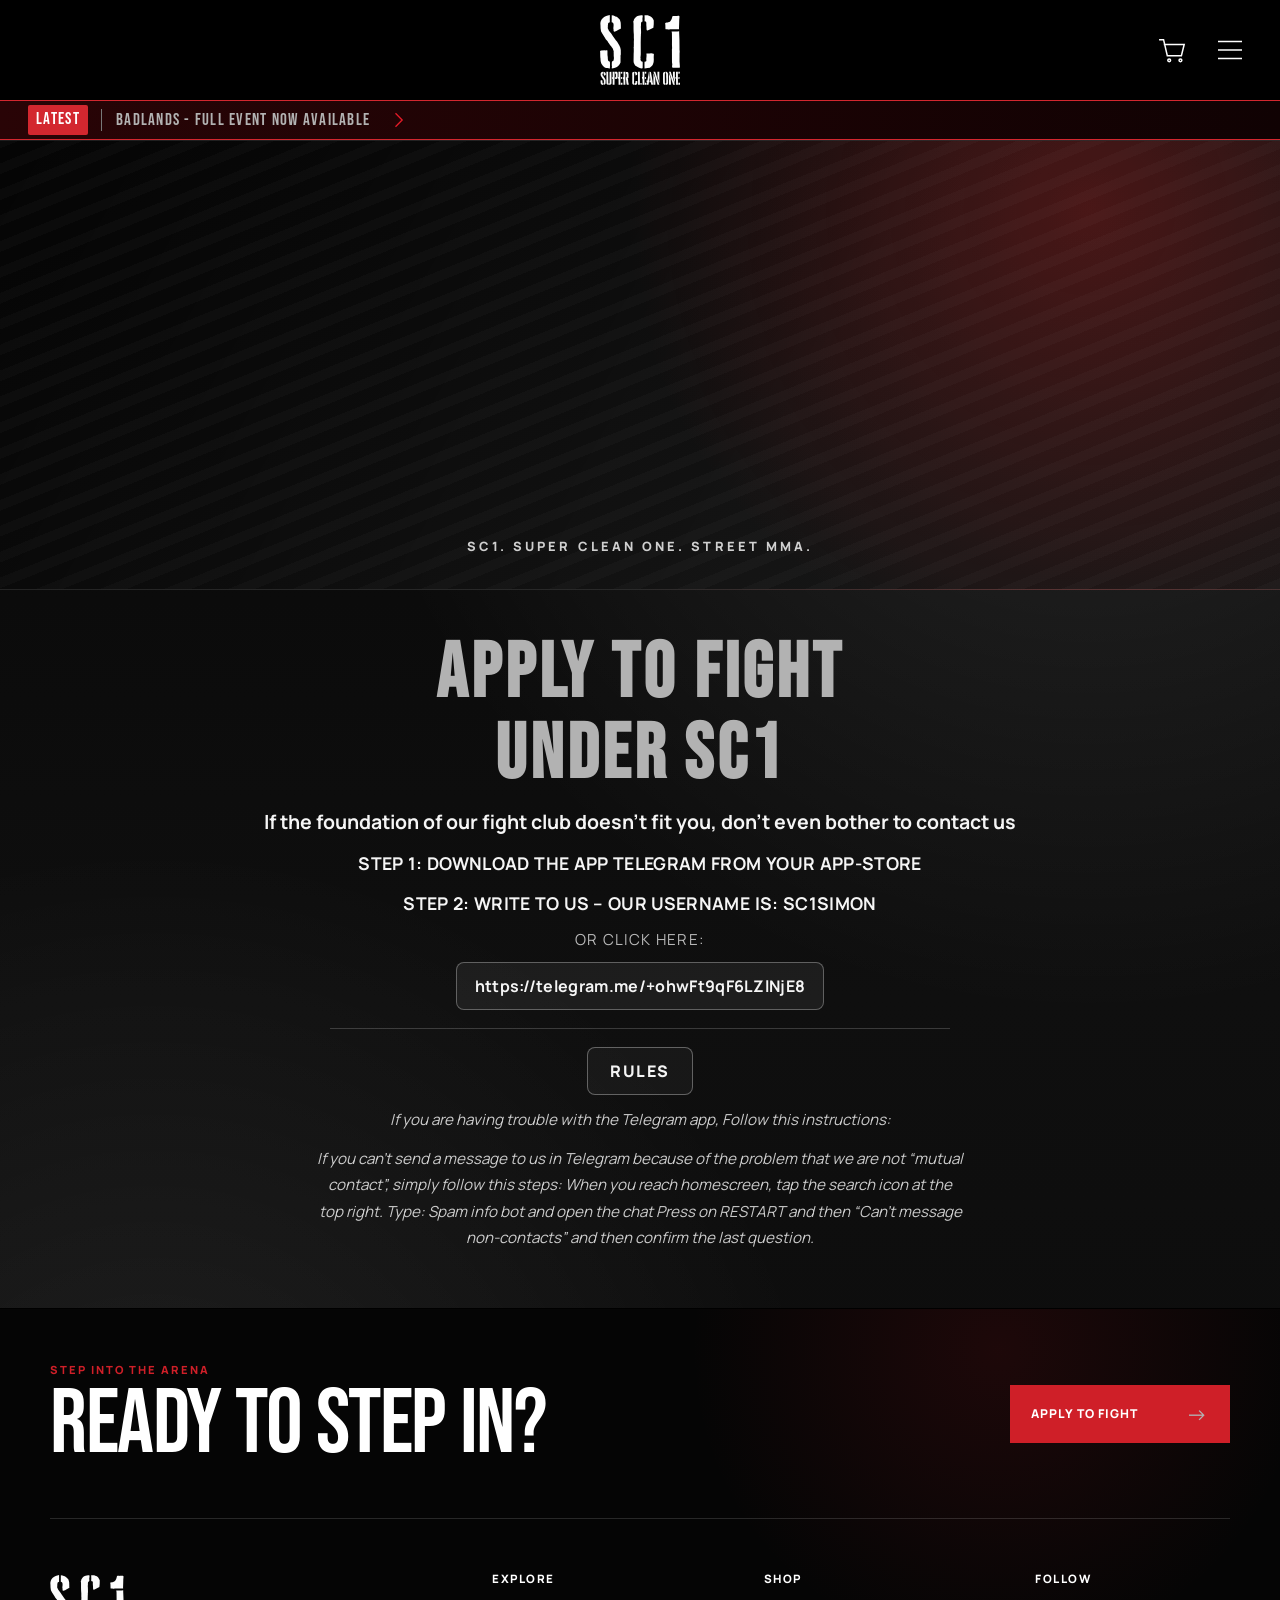
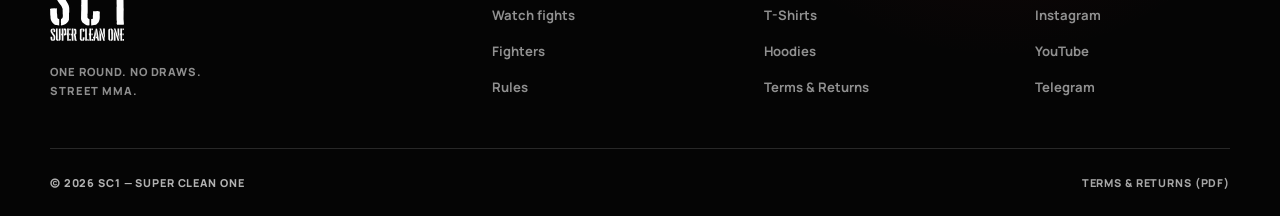
<file: apply.html>
<!doctype html>
<html lang="en">
	<head>
		<meta charset="UTF-8" />
		<meta name="viewport" content="width=device-width, initial-scale=1.0" />
		<title>Apply to Fight at SC1 | Super Clean One by SC1Simon</title>
		<meta
			name="description"
			content="Apply to compete in SC1 (Super Clean One) street MMA events by SC1Simon. Read the official rules, application steps, and fighter requirements."
		/>
		<meta name="author" content="SC1Simon" />
		<meta name="robots" content="index,follow,max-image-preview:large,max-snippet:-1,max-video-preview:-1" />
		<link rel="canonical" href="https://supercleanone.com/apply.html" />
		<meta property="og:site_name" content="SC1 / Super Clean One" />
		<meta property="og:type" content="website" />
		<meta property="og:locale" content="en_US" />
		<meta property="og:title" content="Apply to Fight at SC1 | Super Clean One by SC1Simon" />
		<meta
			property="og:description"
			content="Apply to compete in SC1 street MMA events by SC1Simon and read the official Super Clean One rules."
		/>
		<meta property="og:url" content="https://supercleanone.com/apply.html" />
		<meta property="og:image" content="https://supercleanone.com/sc3.jpg" />
		<meta property="og:image:alt" content="Apply to SC1 Super Clean One street MMA" />
		<meta name="twitter:card" content="summary_large_image" />
		<meta name="twitter:title" content="Apply to Fight at SC1 | Super Clean One by SC1Simon" />
		<meta
			name="twitter:description"
			content="Apply to compete in SC1 street MMA events by SC1Simon and read the official Super Clean One rules."
		/>
		<meta name="twitter:image" content="https://supercleanone.com/sc3.jpg" />
		<meta name="twitter:image:alt" content="Apply to SC1 Super Clean One street MMA" />
		<meta name="theme-color" content="#070707" />
		<link rel="preconnect" href="https://fonts.googleapis.com" />
		<link rel="preconnect" href="https://fonts.gstatic.com" crossorigin />
		<link
			href="https://fonts.googleapis.com/css2?family=Bebas+Neue&family=Cinzel:wght@600;700;800&family=Manrope:wght@400;500;600;700;800&display=swap"
			rel="stylesheet"
		/>
		<link rel="stylesheet" href="style.css?v=20260826menu1" />
		<link rel="icon" href="favicon.ico" type="image/x-icon" />
		<link rel="prefetch" href="index.html" as="document" />
		<script type="application/ld+json">
			{
				"@context": "https://schema.org",
				"@graph": [
					{
						"@type": "Organization",
						"@id": "https://supercleanone.com/#organization",
						"name": "SC1",
						"alternateName": ["Super Clean One", "SC1Simon"],
						"url": "https://supercleanone.com/",
						"logo": "https://supercleanone.com/sc1.svg",
						"sameAs": ["https://linktr.ee/sc1simon", "https://www.instagram.com/sc1simon/", "https://www.youtube.com/@sc1simon", "https://kick.com/sc1simon"]
					},
					{
						"@type": "WebPage",
						"@id": "https://supercleanone.com/apply.html#webpage",
						"url": "https://supercleanone.com/apply.html",
						"name": "Apply to Fight at SC1 | Super Clean One by SC1Simon",
						"description": "Apply to compete in SC1 street MMA events by SC1Simon and read the official rules.",
						"isPartOf": { "@id": "https://supercleanone.com/#website" },
						"about": { "@id": "https://supercleanone.com/#organization" },
						"publisher": { "@id": "https://supercleanone.com/#organization" },
						"inLanguage": "en"
					}
				]
			}
		</script>
		<style>
			:root {
				--apply-banner-color-a: #0a0a0a;
				--apply-banner-color-b: #1a1a1a;
				--apply-banner-accent: rgba(201, 39, 39, 0.34);
			}

			body {
				background:
					radial-gradient(circle at 85% 14%, rgba(255, 255, 255, 0.12), transparent 40%),
					radial-gradient(circle at 12% 84%, rgba(255, 255, 255, 0.08), transparent 36%),
					linear-gradient(180deg, #050505, #0f0f0f 55%, #0b0b0b);
			}

			.apply-main {
				padding-top: 16px;
				padding-bottom: 56px;
			}

			.apply-banner {
				position: relative;
				width: 100%;
				height: 50vh;
				overflow: hidden;
				border-top: 1px solid rgba(255, 255, 255, 0.08);
				border-bottom: 1px solid rgba(255, 255, 255, 0.12);
				background:
					linear-gradient(120deg, rgba(0, 0, 0, 0.52), rgba(0, 0, 0, 0.1) 62%),
					radial-gradient(circle at 85% 15%, var(--apply-banner-accent), transparent 40%),
					linear-gradient(155deg, var(--apply-banner-color-a), var(--apply-banner-color-b));
			}

			.apply-banner::before {
				content: "";
				position: absolute;
				inset: 0;
				background: repeating-linear-gradient(
					-22deg,
					rgba(255, 255, 255, 0.04) 0,
					rgba(255, 255, 255, 0.04) 10px,
					transparent 10px,
					transparent 24px
				);
				opacity: 0.55;
				pointer-events: none;
			}

			.apply-banner-copy {
				position: relative;
				height: 100%;
				display: grid;
				align-content: end;
				justify-items: center;
				text-align: center;
				padding-bottom: clamp(20px, 4vw, 34px);
			}

			.apply-kicker {
				margin: 0;
				font-size: 0.8rem;
				letter-spacing: 0.24em;
				text-transform: uppercase;
				font-weight: 800;
				color: rgba(255, 255, 255, 0.8);
			}

			.apply-intro {
				display: grid;
				gap: 12px;
				justify-items: center;
				text-align: center;
				padding-top: clamp(28px, 5vw, 46px);
			}

			.apply-title {
				margin: 0;
				font-family: "Bebas Neue", Impact, sans-serif;
				font-size: clamp(2rem, 6vw, 4.8rem);
				line-height: 1;
				letter-spacing: 0.05em;
				text-transform: uppercase;
				color: #f5f5f5;
				width: 100%;
				max-width: none;
				text-align: center;
			}

			.apply-title-line {
				display: block;
				white-space: nowrap;
			}

			.apply-title-line + .apply-title-line {
				margin-top: 4px;
			}

			.apply-copy {
				margin: 0;
				max-width: 62ch;
				font-size: clamp(1rem, 1.6vw, 1.15rem);
				line-height: 1.65;
				color: rgba(255, 255, 255, 0.8);
			}

			.apply-subhead {
				margin: 0;
				max-width: 62ch;
				font-size: clamp(1.02rem, 1.7vw, 1.22rem);
				line-height: 1.6;
				font-weight: 700;
				color: rgba(255, 255, 255, 0.9);
			}

			.apply-step {
				margin: 0;
				max-width: 62ch;
				font-size: clamp(0.98rem, 1.5vw, 1.1rem);
				line-height: 1.6;
				font-weight: 800;
				letter-spacing: 0.02em;
				text-transform: uppercase;
			}

			.apply-or {
				margin: 0;
				font-size: 0.95rem;
				letter-spacing: 0.08em;
				text-transform: uppercase;
				color: rgba(255, 255, 255, 0.7);
			}

			.apply-link {
				display: inline-flex;
				align-items: center;
				justify-content: center;
				padding: 12px 18px;
				border: 1px solid rgba(255, 255, 255, 0.3);
				border-radius: 8px;
				font-weight: 700;
				letter-spacing: 0.02em;
				background: rgba(255, 255, 255, 0.06);
			}

			.apply-divider {
				width: min(620px, 90%);
				height: 1px;
				border: 0;
				background: rgba(255, 255, 255, 0.18);
				margin: 6px 0;
			}

			.apply-rules-btn {
				display: inline-flex;
				align-items: center;
				justify-content: center;
				padding: 12px 22px;
				border-radius: 8px;
				border: 1px solid rgba(255, 255, 255, 0.32);
				background: rgba(255, 255, 255, 0.04);
				font-weight: 800;
				letter-spacing: 0.1em;
				text-transform: uppercase;
			}

			.apply-help {
				margin: 0;
				max-width: 72ch;
				font-size: 0.95rem;
				line-height: 1.75;
				font-style: italic;
				color: rgba(255, 255, 255, 0.78);
			}

			@media (max-width: 760px) {
				.apply-main {
					padding-top: 10px;
				}

				.apply-banner {
					display: none;
				}

				.apply-banner-copy {
					padding-bottom: 18px;
				}
			}
		</style>
    <link rel="stylesheet" href="navigation.css?v=20260930nav5" />
  </head>
	<body>
		<div class="page-shell">
<div id="sc1-navigation"></div>

			<main id="top" class="apply-main" aria-label="Apply page">
				<section class="apply-banner" aria-label="Apply banner">
					<div class="apply-banner-copy wrap">
						<p class="apply-kicker">SC1. SUPER CLEAN ONE. STREET MMA.</p>
					</div>
				</section>

				<section class="apply-intro wrap" aria-labelledby="apply-title">
					<h1 class="apply-title" id="apply-title"><span class="apply-title-line">Apply To Fight</span><span class="apply-title-line">Under SC1</span></h1>
					<p class="apply-subhead"><strong>If the foundation of our fight club doesn’t fit you, don’t even bother to contact us</strong></p>
					<p class="apply-step"><strong>STEP 1: DOWNLOAD THE APP TELEGRAM FROM YOUR APP-STORE</strong></p>
					<p class="apply-step"><strong>STEP 2: WRITE TO US – OUR USERNAME IS: Sc1Simon</strong></p>
					<p class="apply-or">or click here:</p>
					<a class="apply-link" href="https://telegram.me/+ohwFt9qF6LZlNjE8" target="_blank" rel="noopener noreferrer">https://telegram.me/+ohwFt9qF6LZlNjE8</a>
					<hr class="apply-divider" />
					<a class="apply-rules-btn" href="index.html#about">RULES</a>
					<p class="apply-help"><em>If you are having trouble with the Telegram app, Follow this instructions:</em></p>
					<p class="apply-help"><em>If you can’t send a message to us in Telegram because of the problem that we are not “mutual contact”, simply follow this steps: When you reach homescreen, tap the search icon at the top right. Type: Spam info bot and open the chat Press on RESTART and then “Can’t message non-contacts” and then confirm the last question.</em></p>
				</section>
			</main>
		</div>

		<script src="sc1-config.js"></script>
    <script src="navigation.js?v=20260930nav4"></script>
    <script src="app.js?v=20260930nav2"></script>
	</body>
</html>
</file>
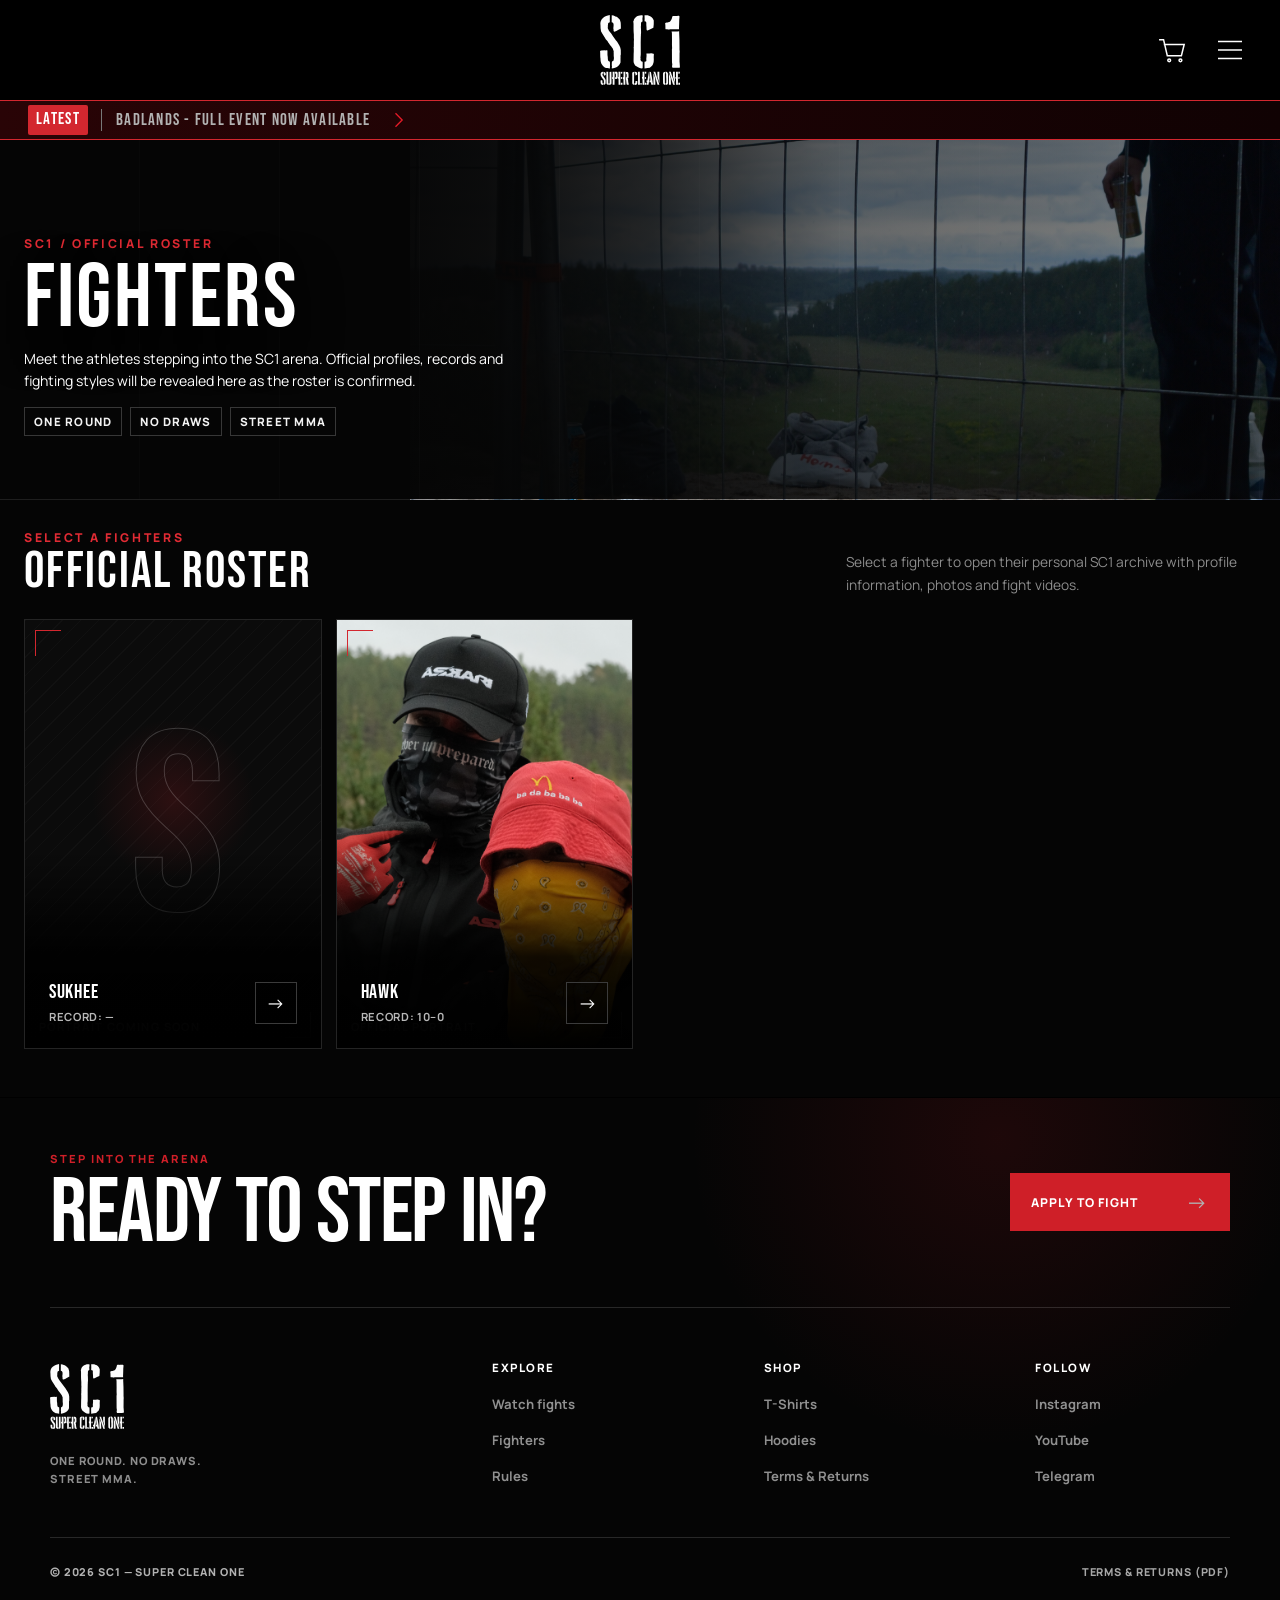
<file: athletes.html>
<!doctype html>
<html lang="en">
	<head>
		<meta charset="UTF-8" />
		<meta name="viewport" content="width=device-width, initial-scale=1.0" />
		<title>SC1 MMA Fighters | Super Clean One by SC1Simon</title>
		<meta
			name="description"
			content="Meet the official SC1 (Super Clean One) street MMA fighters from SC1Simon, including fighter profiles, records, styles, and upcoming roster reveals."
		/>
		<meta name="author" content="SC1Simon" />
		<meta name="robots" content="index,follow,max-image-preview:large,max-snippet:-1,max-video-preview:-1" />
		<link rel="canonical" href="https://supercleanone.com/athletes.html" />
		<meta property="og:site_name" content="SC1 / Super Clean One" />
		<meta property="og:type" content="website" />
		<meta property="og:locale" content="en_US" />
		<meta property="og:title" content="SC1 MMA Fighters | Super Clean One by SC1Simon" />
		<meta
			property="og:description"
			content="Meet the official SC1 street MMA fighters from SC1Simon and follow the Super Clean One roster."
		/>
		<meta property="og:url" content="https://supercleanone.com/athletes.html" />
		<meta property="og:image" content="https://supercleanone.com/sc3.jpg" />
		<meta property="og:image:alt" content="SC1 Super Clean One street MMA fighters" />
		<meta name="twitter:card" content="summary_large_image" />
		<meta name="twitter:title" content="SC1 MMA Fighters | Super Clean One by SC1Simon" />
		<meta
			name="twitter:description"
			content="Meet the official SC1 street MMA fighters from SC1Simon and follow the Super Clean One roster."
		/>
		<meta name="twitter:image" content="https://supercleanone.com/sc3.jpg" />
		<meta name="twitter:image:alt" content="SC1 Super Clean One street MMA fighters" />
		<meta name="theme-color" content="#050505" />
		<link rel="preconnect" href="https://fonts.googleapis.com" />
		<link rel="preconnect" href="https://fonts.gstatic.com" crossorigin />
		<link
			href="https://fonts.googleapis.com/css2?family=Bebas+Neue&family=Cinzel:wght@600;700;800&family=Manrope:wght@400;500;600;700;800&display=swap"
			rel="stylesheet"
		/>
		<link rel="stylesheet" href="style.css?v=20260826menu1" />
		<link rel="icon" href="favicon.ico" type="image/x-icon" />
		<link rel="prefetch" href="index.html" as="document" />
		<script type="application/ld+json">
			{
				"@context": "https://schema.org",
				"@graph": [
					{
						"@type": "Organization",
						"@id": "https://supercleanone.com/#organization",
						"name": "SC1",
						"alternateName": ["Super Clean One", "SC1Simon"],
						"url": "https://supercleanone.com/",
						"logo": "https://supercleanone.com/sc1.svg",
						"sameAs": ["https://linktr.ee/sc1simon", "https://www.instagram.com/sc1simon/", "https://www.youtube.com/@sc1simon", "https://kick.com/sc1simon"]
					},
					{
						"@type": "CollectionPage",
						"@id": "https://supercleanone.com/athletes.html#webpage",
						"url": "https://supercleanone.com/athletes.html",
						"name": "SC1 MMA Fighters | Super Clean One by SC1Simon",
						"description": "Official SC1 street MMA fighters and roster from SC1Simon.",
						"isPartOf": { "@id": "https://supercleanone.com/#website" },
						"about": { "@id": "https://supercleanone.com/#organization" },
						"publisher": { "@id": "https://supercleanone.com/#organization" },
						"inLanguage": "en"
					}
				]
			}
		</script>
		<style>
			.athletes-shell {
				padding-top: 44px;
			}

			.athletes-coming-soon {
				position: relative;
				min-height: 100svh;
				display: grid;
				place-items: center;
				padding: clamp(120px, 15vh, 170px) 24px 64px;
				background:
					radial-gradient(circle at top, rgba(255, 255, 255, 0.08), transparent 34%),
					linear-gradient(180deg, rgba(5, 5, 5, 0.97), rgba(10, 10, 10, 1));
				z-index: 1;
				text-align: center;
				pointer-events: auto;
			}

			.athletes-coming-soon-card {
				display: grid;
				gap: 14px;
				max-width: 560px;
				padding: clamp(28px, 4vw, 44px);
				border: 1px solid rgba(211, 39, 47, 0.84);
				border-radius: 28px;
				background: rgba(255, 255, 255, 0.04);
				backdrop-filter: blur(18px);
				box-shadow: 0 24px 80px rgba(0, 0, 0, 0.55);
			}

			.athletes-coming-soon-kicker {
				margin: 0;
				font-size: 0.78rem;
				letter-spacing: 0.28em;
				text-transform: uppercase;
				color: rgba(255, 255, 255, 0.7);
			}

			.athletes-coming-soon-title {
				margin: 0;
				font-family: "Bebas Neue", Impact, sans-serif;
				font-size: clamp(3.4rem, 10vw, 7rem);
				line-height: 0.9;
				letter-spacing: 0.08em;
				text-transform: uppercase;
			}

			.athletes-coming-soon-copy {
				margin: 0 auto;
				max-width: 44ch;
				font-size: 1rem;
				line-height: 1.65;
				color: rgba(255, 255, 255, 0.78);
			}

			.athletes-coming-soon-badge {
				display: inline-flex;
				align-items: center;
				justify-content: center;
				justify-self: center;
				padding: 10px 16px;
				border: 1px solid rgba(211, 39, 47, 0.84);
				border-radius: 999px;
				background: rgba(255, 255, 255, 0.06);
				font-size: 0.75rem;
				font-weight: 800;
				letter-spacing: 0.22em;
				text-transform: uppercase;
				color: #fff;
			}

			main#top,
			.site-footer,
			.video-modal {
				display: none !important;
			}

			.athletes-shell .section-heading {
				justify-items: center;
				text-align: center;
			}

			.athletes-lead {
				margin: 14px auto 24px;
				max-width: 64ch;
				text-align: center;
			}

			.fight-card-grid {
				display: grid;
				grid-template-columns: repeat(3, minmax(0, 1fr));
				gap: 20px;
			}

			.fight-card-frame {
				position: relative;
				display: flex;
				flex-direction: column;
				min-height: 520px;
				border: 1px solid rgba(255, 255, 255, 0.28);
				border-radius: 8px;
				background: linear-gradient(180deg, rgba(18, 18, 18, 0.96), rgba(7, 7, 7, 0.98));
				box-shadow: 0 30px 70px rgba(0, 0, 0, 0.65);
				overflow: hidden;
			}

			.fight-card-frame::before {
				content: "";
				position: absolute;
				inset: 0;
				pointer-events: none;
				background:
					linear-gradient(90deg, transparent 0, transparent 6%, rgba(255, 255, 255, 0.22) 6%, rgba(255, 255, 255, 0.22) 6.5%, transparent 6.5%, transparent 93.5%, rgba(255, 255, 255, 0.22) 93.5%, rgba(255, 255, 255, 0.22) 94%, transparent 94%),
					linear-gradient(180deg, transparent 0, transparent 6%, rgba(255, 255, 255, 0.22) 6%, rgba(255, 255, 255, 0.22) 6.4%, transparent 6.4%, transparent 93.6%, rgba(255, 255, 255, 0.22) 93.6%, rgba(255, 255, 255, 0.22) 94%, transparent 94%);
			}

			.fight-card-frame::after {
				content: "";
				position: absolute;
				inset: 18px;
				border: 1px solid rgba(255, 255, 255, 0.08);
				clip-path: polygon(10% 0, 90% 0, 100% 14%, 100% 86%, 90% 100%, 10% 100%, 0 86%, 0 14%);
				pointer-events: none;
			}

			.fighter-portrait-wrap {
				position: relative;
				height: clamp(220px, 26vw, 300px);
				background: #080808;
				clip-path: polygon(6% 0, 94% 0, 100% 12%, 100% 100%, 0 100%, 0 12%);
			}

			.fighter-portrait {
				width: 100%;
				height: 100%;
				object-fit: cover;
				object-position: center 20%;
				filter: grayscale(1) contrast(1.08) brightness(0.9);
			}

			.portrait-vignette {
				position: absolute;
				inset: 0;
				background: linear-gradient(180deg, rgba(0, 0, 0, 0.16), rgba(0, 0, 0, 0.58) 68%, rgba(0, 0, 0, 0.86));
			}

			.champion-badge {
				position: absolute;
				top: 18px;
				right: 18px;
				margin: 0;
				padding: 7px 12px;
				border: 1px solid #ff3b3b;
				background: #d10f0f;
				color: #fff;
				font-size: 0.72rem;
				font-weight: 800;
				letter-spacing: 0.14em;
				text-transform: uppercase;
			}

			.fighter-summary {
				display: grid;
				align-content: center;
				justify-items: center;
				text-align: center;
				gap: 10px;
				min-height: 112px;
				padding: 18px 16px 10px;
			}

			.fighter-name {
				margin: 0;
				font-family: "Bebas Neue", Impact, sans-serif;
				font-size: clamp(1.5rem, 3.2vw, 2.25rem);
				letter-spacing: 0.04em;
				line-height: 0.95;
				color: #fff;
			}

			.fighter-record {
				margin: 0;
				color: #f2f2f2;
				font-size: 0.82rem;
				font-weight: 800;
				letter-spacing: 0.08em;
				text-transform: uppercase;
			}

			.fighter-record em {
				font-style: normal;
				color: #bcbcbc;
				font-weight: 700;
			}

			.fighter-record strong {
				color: #fff;
			}

			.stat-grid {
				display: grid;
				grid-template-columns: repeat(3, minmax(0, 1fr));
				border-top: 1px solid rgba(255, 255, 255, 0.16);
				border-bottom: 1px solid rgba(255, 255, 255, 0.16);
				margin: 10px 16px 16px;
			}

			.stat-cell {
				padding: 12px 10px;
				border-right: 1px solid rgba(255, 255, 255, 0.14);
				display: grid;
				gap: 5px;
				text-align: center;
			}

			.stat-cell:last-child {
				border-right: 0;
			}

			.stat-label {
				margin: 0;
				color: #bbbbbb;
				font-size: 0.62rem;
				font-weight: 700;
				letter-spacing: 0.13em;
				text-transform: uppercase;
			}

			.stat-value {
				margin: 0;
				color: #ffffff;
				font-size: 0.82rem;
				font-weight: 800;
				letter-spacing: 0.04em;
			}

			.fighter-social-row {
				display: flex;
				align-items: center;
				justify-content: center;
				gap: 10px;
				margin: 0 16px 16px;
				padding-top: 10px;
				border-top: 1px solid rgba(255, 255, 255, 0.12);
			}

			.fighter-social-label {
				display: none;
			}

			.fighter-social-link {
				color: #ffffff;
				font-size: 0.8rem;
				font-weight: 800;
				letter-spacing: 0.08em;
				text-transform: uppercase;
			}

			.fighter-social-link:hover {
				color: #dcdcdc;
			}

			.mockup-note {
				margin: 12px 0 0;
				color: #9e9e9e;
				font-size: 0.82rem;
				letter-spacing: 0.06em;
				text-transform: uppercase;
			}

			@media (max-width: 1100px) {
				.fight-card-grid {
					grid-template-columns: repeat(2, minmax(0, 1fr));
				}

				.fight-card-frame {
					min-height: 500px;
				}

				.fighter-portrait-wrap {
					height: clamp(230px, 32vw, 300px);
				}
			}

			@media (max-width: 900px) {
				.stat-grid {
					grid-template-columns: repeat(2, minmax(0, 1fr));
				}

				.stat-cell:nth-child(2n) {
					border-right: 0;
				}

				.stat-cell:nth-child(-n + 2) {
					border-bottom: 1px solid rgba(255, 255, 255, 0.14);
				}
			}

			@media (max-width: 760px) {
				.fight-card-frame {
					min-height: 0;
				}

				.fight-card-grid {
					grid-template-columns: 1fr;
				}

				.athletes-shell {
					padding-top: 28px;
				}

				.fight-card-grid {
					gap: 14px;
				}

				.champion-badge {
					top: 12px;
					right: 12px;
				}
			}

			/* Fighters roster foundation */
			.fighters-page {
				min-height: 100svh;
				display: block;
				padding: 0 0 72px;
				background: #050505;
				text-align: left;
			}

			body:not([data-active-view]) .fighters-page {
				padding-top: calc(var(--nav-lock-height, 84px) + var(--social-strip-height, 26px));
			}

			body[data-active-view="athletes"] .fighters-page {
				padding-top: 0;
			}

			.fighters-hero {
				position: relative;
				min-height: clamp(500px, 68vh, 680px);
				display: grid;
				align-items: end;
				overflow: hidden;
				border-bottom: 1px solid rgba(211, 39, 47, 0.44);
				background:
					radial-gradient(circle at 78% 36%, rgba(211, 39, 47, 0.2), transparent 20%),
					radial-gradient(circle at 18% 18%, rgba(255, 255, 255, 0.06), transparent 28%),
					linear-gradient(135deg, #0d0d0d 0%, #050505 58%, #090304 100%);
			}

			.fighters-hero::before {
				content: "";
				position: absolute;
				inset: 0;
				background:
					repeating-linear-gradient(90deg, transparent 0 119px, rgba(255, 255, 255, 0.025) 120px),
					radial-gradient(circle at 15% 28%, rgba(211, 39, 47, 0.18), transparent 28%);
				pointer-events: none;
			}

			.fighters-hero::after {
				content: "SC1";
				position: absolute;
				top: 50%;
				right: -0.02em;
				transform: translateY(-50%);
				color: transparent;
				font-family: "Bebas Neue", Impact, sans-serif;
				font-size: clamp(15rem, 37vw, 34rem);
				font-weight: 400;
				line-height: 0.72;
				letter-spacing: -0.04em;
				-webkit-text-stroke: 1px rgba(255, 255, 255, 0.055);
				text-stroke: 1px rgba(255, 255, 255, 0.055);
				pointer-events: none;
			}

			.fighters-hero-inner,
			.fighters-roster-inner {
				position: relative;
				z-index: 1;
				width: min(1160px, calc(100vw - 40px));
				margin: 0 auto;
			}

			.fighters-hero-inner {
				display: grid;
				grid-template-columns: minmax(0, 1fr) minmax(250px, 340px);
				align-items: end;
				gap: clamp(34px, 7vw, 96px);
				padding: clamp(80px, 12vh, 132px) 0 54px;
			}

			.fighters-kicker {
				margin: 0 0 12px;
				color: #e12b34;
				font-size: 0.72rem;
				font-weight: 900;
				letter-spacing: 0.22em;
				text-transform: uppercase;
			}

			.fighters-title {
				margin: 0;
				color: #fff;
				font-family: "Bebas Neue", Impact, sans-serif;
				font-size: clamp(5rem, 12vw, 10rem);
				font-weight: 400;
				line-height: 0.76;
				letter-spacing: 0.025em;
				text-transform: uppercase;
				text-shadow: 0 18px 46px rgba(0, 0, 0, 0.8);
			}

			.fighters-hero-copy {
				max-width: 610px;
				margin: 28px 0 0;
				color: rgba(255, 255, 255, 0.76);
				font-size: clamp(0.88rem, 1.4vw, 1rem);
				line-height: 1.7;
			}

			.fighters-rules {
				margin: 26px 0 0;
				display: flex;
				flex-wrap: wrap;
				gap: 8px;
			}

			.fighters-rules span {
				padding: 8px 11px;
				border: 1px solid rgba(255, 255, 255, 0.2);
				background: rgba(5, 5, 5, 0.68);
				color: #f2f2f2;
				font-size: 0.65rem;
				font-weight: 800;
				letter-spacing: 0.11em;
				text-transform: uppercase;
			}

			.fighters-status-card {
				position: relative;
				padding: 26px;
				border: 1px solid rgba(211, 39, 47, 0.68);
				background: rgba(5, 5, 5, 0.84);
				box-shadow: 0 24px 70px rgba(0, 0, 0, 0.58);
				backdrop-filter: blur(12px);
			}

			.fighters-status-card::after {
				content: "";
				position: absolute;
				top: -1px;
				right: -1px;
				width: 46px;
				height: 46px;
				border-top: 3px solid #d3272f;
				border-right: 3px solid #d3272f;
			}

			.fighters-status-label {
				margin: 0 0 24px;
				color: #8e8e8e;
				font-size: 0.66rem;
				font-weight: 900;
				letter-spacing: 0.17em;
				text-transform: uppercase;
			}

			.fighters-status-card strong {
				display: block;
				color: #fff;
				font-family: "Bebas Neue", Impact, sans-serif;
				font-size: clamp(2.6rem, 5vw, 4.4rem);
				font-weight: 400;
				line-height: 0.9;
				letter-spacing: 0.035em;
				text-transform: uppercase;
			}

			.fighters-status-meta {
				margin: 18px 0 0;
				padding-top: 16px;
				border-top: 1px solid rgba(255, 255, 255, 0.12);
				color: #aaa;
				font-size: 0.74rem;
				line-height: 1.55;
			}

			.fighters-roster {
				padding: clamp(54px, 8vw, 94px) 0 0;
				background:
					radial-gradient(circle at 50% 0%, rgba(211, 39, 47, 0.08), transparent 32%),
					#050505;
			}

			.fighters-roster-heading {
				display: flex;
				align-items: end;
				justify-content: space-between;
				gap: 24px;
				margin-bottom: 26px;
			}

			.fighters-roster-heading h2 {
				margin: 0;
				color: #fff;
				font-family: "Bebas Neue", Impact, sans-serif;
				font-size: clamp(2.8rem, 6vw, 5rem);
				font-weight: 400;
				line-height: 0.9;
				letter-spacing: 0.035em;
				text-transform: uppercase;
			}

			.fighters-roster-heading p {
				max-width: 470px;
				margin: 0;
				color: #8d8d8d;
				font-size: 0.82rem;
				line-height: 1.65;
			}

			.fighters-empty-state {
				position: relative;
				min-height: 330px;
				margin-top: 16px;
				display: grid;
				place-items: center;
				padding: 42px 24px;
				overflow: hidden;
				border: 1px solid rgba(255, 255, 255, 0.12);
				background:
					linear-gradient(90deg, rgba(5, 5, 5, 0.96), rgba(5, 5, 5, 0.8)),
					url("sc1banner.png") center / cover no-repeat;
				text-align: center;
			}

			.fighters-empty-state::before {
				content: "";
				position: absolute;
				inset: 18px;
				border: 1px solid rgba(211, 39, 47, 0.25);
				pointer-events: none;
			}

			.fighters-empty-content {
				position: relative;
				z-index: 1;
				max-width: 540px;
			}

			.fighters-empty-index {
				display: inline-grid;
				place-items: center;
				width: 52px;
				height: 52px;
				margin-bottom: 18px;
				border: 1px solid #d3272f;
				border-radius: 999px;
				color: #fff;
				font-family: "Bebas Neue", Impact, sans-serif;
				font-size: 1.3rem;
			}

			.fighters-empty-content h3 {
				margin: 0;
				color: #fff;
				font-family: "Bebas Neue", Impact, sans-serif;
				font-size: clamp(3rem, 7vw, 5.5rem);
				font-weight: 400;
				line-height: 0.9;
				letter-spacing: 0.05em;
				text-transform: uppercase;
			}

			.fighters-empty-content p {
				margin: 16px auto 0;
				max-width: 48ch;
				color: #a8a8a8;
				font-size: 0.82rem;
				line-height: 1.65;
			}

			.fighters-empty-state[hidden] {
				display: none !important;
			}

			.fighters-card-grid {
				display: grid;
				grid-template-columns: repeat(auto-fit, minmax(280px, 1fr));
				gap: 16px;
				margin-top: 16px;
			}

			.fighter-roster-card {
				position: relative;
				min-height: 430px;
				display: block;
				padding: 0;
				overflow: hidden;
				border: 1px solid rgba(255, 255, 255, 0.14);
				background:
					radial-gradient(circle at 78% 18%, rgba(211, 39, 47, 0.16), transparent 25%),
					linear-gradient(145deg, #121212, #070707 68%);
				color: #fff;
				text-decoration: none;
				transition: border-color 180ms ease, transform 180ms ease, box-shadow 180ms ease;
			}

			.fighter-roster-card::before {
				content: "";
				position: absolute;
				inset: 12px;
				border: 1px solid rgba(255, 255, 255, 0.055);
				pointer-events: none;
			}

			.fighter-roster-card:hover,
			.fighter-roster-card:focus-visible {
				border-color: rgba(211, 39, 47, 0.82);
				box-shadow: 0 22px 52px rgba(0, 0, 0, 0.48), 0 0 26px rgba(211, 39, 47, 0.15);
				transform: translateY(-3px);
				outline: none;
			}

			.fighter-roster-card-top,
			.fighter-roster-card-bottom {
				position: relative;
				z-index: 4;
				display: flex;
				align-items: center;
				justify-content: space-between;
				gap: 14px;
			}

			.fighter-roster-index,
			.fighter-roster-status-label {
				font-size: 0.64rem;
				font-weight: 900;
				letter-spacing: 0.13em;
				text-transform: uppercase;
			}

			.fighter-roster-index {
				color: #d3272f;
			}

			.fighter-roster-status-label {
				color: #888;
			}

			.fighter-roster-monogram {
				position: relative;
				z-index: 1;
				align-self: center;
				justify-self: center;
				color: transparent;
				font-family: "Bebas Neue", Impact, sans-serif;
				font-size: clamp(8rem, 20vw, 13rem);
				line-height: 0.7;
				letter-spacing: -0.04em;
				-webkit-text-stroke: 1px rgba(255, 255, 255, 0.2);
				text-stroke: 1px rgba(255, 255, 255, 0.2);
				user-select: none;
			}

			.fighter-roster-card-bottom {
				align-items: end;
				padding-top: 20px;
				border-top: 1px solid rgba(255, 255, 255, 0.12);
			}

			.fighter-roster-card h3 {
				margin: 0;
				color: #fff;
				font-family: "Bebas Neue", Impact, sans-serif;
				font-size: clamp(2.35rem, 5vw, 3.6rem);
				font-weight: 400;
				line-height: 0.86;
				letter-spacing: 0.035em;
				text-transform: uppercase;
			}

			.fighter-roster-card-name p {
				margin: 8px 0 0;
				color: #898989;
				font-size: 0.7rem;
				font-weight: 700;
				letter-spacing: 0.06em;
				text-transform: uppercase;
			}

			.fighter-roster-open {
				display: inline-grid;
				place-items: center;
				flex: 0 0 auto;
				width: 44px;
				height: 44px;
				border: 1px solid rgba(211, 39, 47, 0.72);
				color: #fff;
				font-size: 1.2rem;
			}

			.fighters-profile-fields {
				display: grid;
				grid-template-columns: repeat(5, minmax(0, 1fr));
				margin-top: 16px;
				border: 1px solid rgba(255, 255, 255, 0.12);
				background: #0b0b0b;
			}

			.fighters-profile-field {
				min-height: 92px;
				display: grid;
				place-items: center;
				gap: 5px;
				padding: 16px 10px;
				border-right: 1px solid rgba(255, 255, 255, 0.1);
				text-align: center;
			}

			.fighters-profile-field:last-child {
				border-right: 0;
			}

			.fighters-profile-field span {
				color: #d3272f;
				font-family: "Bebas Neue", Impact, sans-serif;
				font-size: 1.45rem;
				line-height: 1;
			}

			.fighters-profile-field strong {
				color: #d8d8d8;
				font-size: 0.66rem;
				letter-spacing: 0.11em;
				text-transform: uppercase;
			}

			.fighters-apply-row {
				margin-top: 34px;
				display: flex;
				align-items: center;
				justify-content: space-between;
				gap: 24px;
				padding: 28px 30px;
				border-left: 3px solid #d3272f;
				background: #0c0c0c;
			}

			.fighters-apply-row h3,
			.fighters-apply-row p {
				margin: 0;
			}

			.fighters-apply-row h3 {
				color: #fff;
				font-family: "Bebas Neue", Impact, sans-serif;
				font-size: 2rem;
				font-weight: 400;
				letter-spacing: 0.04em;
				text-transform: uppercase;
			}

			.fighters-apply-row p {
				margin-top: 4px;
				color: #8e8e8e;
				font-size: 0.76rem;
			}

			.fighters-apply-link {
				display: inline-flex;
				align-items: center;
				justify-content: center;
				min-width: 176px;
				min-height: 48px;
				padding: 0 20px;
				border: 1px solid #d3272f;
				background: #d3272f;
				color: #fff;
				font-size: 0.72rem;
				font-weight: 900;
				letter-spacing: 0.09em;
				text-decoration: none;
				text-transform: uppercase;
			}

			.fighters-apply-link:hover,
			.fighters-apply-link:focus-visible {
				background: #9e1119;
				outline: none;
			}

			@media (max-width: 820px) {
				.fighters-hero-inner {
					grid-template-columns: 1fr;
					gap: 30px;
				}

				.fighters-status-card {
					max-width: 430px;
				}

				.fighters-roster-heading {
					align-items: flex-start;
					flex-direction: column;
				}

				.fighters-profile-fields {
					grid-template-columns: repeat(3, minmax(0, 1fr));
				}

				.fighters-profile-field:nth-child(3) {
					border-right: 0;
				}

				.fighters-profile-field:nth-child(-n + 3) {
					border-bottom: 1px solid rgba(255, 255, 255, 0.1);
				}
			}

			@media (max-width: 560px) {
				.fighters-page {
					padding-bottom: 48px;
				}

				.fighters-hero {
					min-height: 650px;
				}

				.fighters-hero-inner,
				.fighters-roster-inner {
					width: min(100% - 28px, 680px);
				}

				.fighters-hero-inner {
					padding: 74px 0 30px;
				}

				.fighters-title {
					font-size: clamp(4.8rem, 27vw, 7.2rem);
				}

				.fighters-hero-copy {
					margin-top: 22px;
				}

				.fighters-status-card {
					padding: 22px;
				}

				.fighters-roster {
					padding-top: 46px;
				}

				.fighters-empty-state {
					min-height: 300px;
					padding: 38px 24px;
				}

				.fighters-card-grid {
					grid-template-columns: 1fr;
				}

				.fighter-roster-card {
					min-height: 330px;
				}

				.fighters-profile-fields {
					grid-template-columns: repeat(2, minmax(0, 1fr));
				}

				.fighters-profile-field,
				.fighters-profile-field:nth-child(3) {
					border-right: 1px solid rgba(255, 255, 255, 0.1);
					border-bottom: 1px solid rgba(255, 255, 255, 0.1);
				}

				.fighters-profile-field:nth-child(2n) {
					border-right: 0;
				}

				.fighters-profile-field:last-child {
					grid-column: 1 / -1;
					border-right: 0;
					border-bottom: 0;
				}

				.fighters-apply-row {
					align-items: stretch;
					flex-direction: column;
					padding: 24px 22px;
				}

				.fighters-apply-link {
					width: 100%;
				}
			}

			/* Fighter card concept — adapted to the SC1 visual system */
			.fighters-page {
				min-height: 0;
				place-items: normal;
				padding-bottom: 0;
				background:
					radial-gradient(circle at 82% 4%, rgba(211, 39, 47, 0.1), transparent 24%),
					#050505;
			}

			.fighters-hero {
				min-height: clamp(420px, 58vh, 620px);
				align-items: center;
				border-bottom-color: rgba(255, 255, 255, 0.1);
				background-color: #050505;
				background-image:
					linear-gradient(90deg, #050505 0%, #050505 25%, rgba(5, 5, 5, 0.96) 38%, rgba(5, 5, 5, 0.82) 51%, rgba(5, 5, 5, 0.48) 66%, rgba(5, 5, 5, 0.34) 100%),
					linear-gradient(0deg, rgba(5, 5, 5, 0.62), rgba(5, 5, 5, 0.18) 50%, rgba(5, 5, 5, 0.3)),
					url("assets/fighters/hero-fighters.jpg");
				background-size: 100% 100%, 100% 100%, 68% auto;
				background-position: center, center, right 44%;
				background-repeat: no-repeat;
			}

			.fighters-hero::before {
				background: repeating-linear-gradient(90deg, transparent 0 139px, rgba(255, 255, 255, 0.025) 140px);
			}

			.fighters-hero::after {
				top: 54%;
				right: 2vw;
				font-size: clamp(13rem, 26vw, 25rem);
				display: none;
			}

			.fighters-hero-inner,
			.fighters-roster-inner {
				width: min(1240px, calc(100vw - 48px));
			}

			.fighters-hero-inner {
				grid-template-columns: minmax(0, 1fr);
				align-items: center;
				padding: clamp(40px, 8vh, 76px) 0;
			}

			.fighters-hero-inner > div { max-width: 560px; }
			.fighters-status-card { display: none; }

			.fighters-title {
				font-size: clamp(4rem, 7vw, 6.25rem);
				line-height: 0.76;
			}

			.fighters-hero-copy {
				max-width: 520px;
				margin-top: -14px;
				color: #fff;
				font-size: 0.85rem;
				line-height: 1.55;
			}

			.fighters-hero .fighters-kicker { margin-bottom: 8px; }
			.fighters-roster-heading .fighters-kicker { color: #e12b34; }
			.fighters-rules { margin-top: 14px; }
			.fighters-rules span { padding: 6px 9px; }

			.fighters-status-card {
				padding: 0;
				border: 0;
				border-left: 2px solid #d3272f;
				background: transparent;
				box-shadow: none;
				backdrop-filter: none;
			}

			.fighters-status-card::after { display: none; }

			.fighters-status-card > * { margin-left: 24px; }

			.fighters-status-label {
				margin-bottom: 18px;
				color: #d3272f;
			}

			.fighters-status-card strong {
				font-size: clamp(2.4rem, 4vw, 3.8rem);
			}

			.fighters-status-meta {
				margin-top: 14px;
				padding: 0;
				border: 0;
				color: #838383;
			}

			.fighters-roster {
				width: 100%;
				padding: 28px 0 48px;
				background: transparent;
			}

			.fighters-roster-heading {
				margin-bottom: 22px;
			}

			.fighters-roster-heading h2 {
				font-size: clamp(2rem, 4vw, 3rem);
			}

			.fighters-roster-heading > p {
				max-width: 410px;
			}

			.fighters-card-grid {
				grid-template-columns: repeat(2, minmax(0, 1fr));
				gap: 14px;
				margin-top: 12px;
				border: 0;
				background: transparent;
			}

			.fighter-roster-card {
				min-width: 0;
				min-height: 430px;
				display: block;
				padding: 0;
				border: 1px solid #242424;
				background: #070707;
				transition: background-color 220ms ease, box-shadow 220ms ease;
			}

			.fighter-roster-card::before {
				inset: 0;
				border: 0;
				border-top: 2px solid transparent;
				background: linear-gradient(90deg, #d3272f, transparent 38%) top left / 0 2px no-repeat;
				transition: background-size 260ms ease;
			}

			.fighter-roster-card:hover,
			.fighter-roster-card:focus-visible {
				border-color: #ef3039 !important;
				background: #0a0a0a;
				box-shadow: inset 0 0 0 1px rgba(239, 48, 57, 0.82), 0 0 18px rgba(211, 39, 47, 0.5), 0 28px 70px rgba(0, 0, 0, 0.42);
				transform: none;
			}

			.fighter-roster-card:hover::before,
			.fighter-roster-card:focus-visible::before {
				background-size: 100% 2px;
			}

			.fighter-roster-card-top {
				display: none;
				min-height: 30px;
				margin-bottom: 14px;
			}

			.fighter-roster-index {
				display: inline-flex;
				align-items: center;
				min-height: 24px;
				padding: 0 8px;
				border: 1px solid #6f6f6f;
				color: #f2f2f2;
				font-family: ui-monospace, SFMono-Regular, Consolas, monospace;
				font-size: 0.59rem;
				letter-spacing: 0.06em;
			}

			.fighter-roster-status-label {
				color: #b2b2b2;
				font-family: ui-monospace, SFMono-Regular, Consolas, monospace;
				font-size: 0.59rem;
				letter-spacing: 0.08em;
			}

			.fighter-roster-media {
				position: relative;
				position: absolute;
				inset: 0;
				display: grid;
				place-items: center;
				overflow: hidden;
				border: 0;
				background:
					linear-gradient(180deg, transparent 0 64%, rgba(0, 0, 0, 0.8) 100%),
					radial-gradient(circle at 50% 42%, rgba(211, 39, 47, 0.17), transparent 28%),
					repeating-linear-gradient(135deg, rgba(255, 255, 255, 0.022) 0 1px, transparent 1px 13px),
					#0b0b0b;
			}

			.fighter-roster-media::before,
			.fighter-roster-media::after {
				content: "";
				position: absolute;
				z-index: 2;
				width: 25px;
				height: 25px;
				pointer-events: none;
			}

			.fighter-roster-media::before {
				top: 10px;
				left: 10px;
				border-top: 1px solid #d3272f;
				border-left: 1px solid #d3272f;
			}

			.fighter-roster-media::after {
				right: 10px;
				bottom: 10px;
				border-right: 1px solid rgba(255, 255, 255, 0.34);
				border-bottom: 1px solid rgba(255, 255, 255, 0.34);
			}

			.fighter-roster-monogram {
				position: relative;
				z-index: 1;
				align-self: auto;
				justify-self: auto;
				font-size: clamp(9rem, 21vw, 16rem);
				line-height: 0.75;
				-webkit-text-stroke-color: rgba(255, 255, 255, 0.19);
				text-stroke-color: rgba(255, 255, 255, 0.19);
				transition: transform 320ms cubic-bezier(.2,.75,.2,1), -webkit-text-stroke-color 220ms ease;
			}

			.fighter-roster-card:hover .fighter-roster-monogram,
			.fighter-roster-card:focus-visible .fighter-roster-monogram {
				transform: scale(1.035);
				-webkit-text-stroke-color: rgba(211, 39, 47, 0.66);
				text-stroke-color: rgba(211, 39, 47, 0.66);
			}

			.fighter-roster-portrait {
				position: absolute;
				inset: 0;
				z-index: 1;
				width: 100%;
				height: 100%;
				object-fit: cover;
				object-position: center top;
				transition: transform 420ms cubic-bezier(.2,.75,.2,1);
			}

			.fighter-roster-card:hover .fighter-roster-portrait,
			.fighter-roster-card:focus-visible .fighter-roster-portrait {
				transform: scale(1.025);
			}

			.fighter-roster-media-label {
				position: absolute;
				z-index: 3;
				bottom: 14px;
				left: 14px;
				margin: 0;
				color: rgba(255, 255, 255, 0.52);
				font-family: ui-monospace, SFMono-Regular, Consolas, monospace;
				font-size: 0.55rem;
				font-weight: 700;
				letter-spacing: 0.12em;
				text-transform: uppercase;
			}

			.fighter-roster-card-bottom {
				position: absolute;
				inset: auto 0 0;
				align-items: end;
				padding: 132px 24px 24px;
				background: linear-gradient(180deg, transparent 0%, rgba(0, 0, 0, 0.9) 54%, rgba(0, 0, 0, 1) 100%);
				border-top: 0;
			}

			.fighter-roster-card h3 {
				font-size: clamp(2.5rem, 5.5vw, 4.3rem);
				line-height: 0.82;
			}

			.fighter-roster-card-name p {
				margin-top: 7px;
				color: rgba(255, 255, 255, 0.72);
				font-family: ui-monospace, SFMono-Regular, Consolas, monospace;
				font-size: 0.56rem;
				letter-spacing: 0.08em;
			}

			.fighter-roster-open {
				width: 42px;
				height: 42px;
				border-color: #3b3b3b;
				background: rgba(0, 0, 0, 0.3);
				transition: border-color 180ms ease, background-color 180ms ease;
			}

			.fighter-roster-card:hover .fighter-roster-open,
			.fighter-roster-card:focus-visible .fighter-roster-open {
				border-color: #d3272f;
				background: #d3272f;
			}

			.fighters-profile-fields { display: none; }

			.fighters-apply-row {
				margin-top: 18px;
				border: 1px solid #242424;
				border-left: 3px solid #d3272f;
				background: #080808;
			}

			@media (min-width: 1080px) {
				.fighters-card-grid {
					grid-template-columns: repeat(4, minmax(0, 1fr));
				}
			}

			@media (max-width: 820px) {
				.fighters-hero-inner {
					grid-template-columns: 1fr;
					align-items: end;
					gap: 0;
				}

				.fighters-status-card { display: none; }
				.fighters-roster-heading > p { display: none; }
			}

			@media (max-width: 660px) {
				.fighters-hero-inner,
				.fighters-roster-inner {
					width: min(100% - 28px, 680px);
				}

				.fighters-hero {
					min-height: 370px;
					background-size: 100% 100%, 100% 100%, 84% auto;
					background-position: center, center, right 40%;
				}

				.fighters-hero-inner { padding: 22px 0; }
				.fighters-hero-copy { font-size: 0.75rem; margin-top: -8px; color: #fff; }
				.fighters-rules { gap: 6px; margin-top: 12px; }
				.fighters-rules span { font-size: 0.55rem; }
				.fighters-roster { padding: 20px 0 32px; }
				.fighters-roster-heading { margin-bottom: 14px; }
				.fighters-roster-heading .fighters-kicker { display: none; }

				.fighters-title {
					font-size: clamp(3.5rem, 17vw, 5.5rem);
				}

				.fighters-roster-heading {
					align-items: flex-start;
					flex-direction: column;
				}

				.fighters-card-grid {
					grid-template-columns: repeat(2, minmax(0, 1fr));
					gap: 10px;
				}

				.fighter-roster-card,
				.fighter-roster-card:nth-child(2n) {
					border: 1px solid #242424;
					min-height: 0;
					aspect-ratio: 3 / 4;
				}

				.fighter-roster-media { aspect-ratio: auto; }
				.fighter-roster-monogram { font-size: clamp(5rem, 24vw, 9rem); }
				.fighter-roster-card-bottom { padding: 70px 12px 16px; gap: 6px; }
				.fighter-roster-card h3 { font-size: clamp(1.8rem, 7.5vw, 3rem); overflow-wrap: anywhere; }
				.fighter-roster-card-name p { font-size: 0.48rem; letter-spacing: 0; }
				.fighter-roster-open { width: 26px; height: 26px; font-size: 1rem; }
			}

			/* Keep the Fighters typography in step with the webshop type scale. */
			.fighters-page {
				font-family: "Manrope", "Segoe UI", sans-serif;
			}

			.fighters-page .fighters-kicker {
				font-family: "Manrope", "Segoe UI", sans-serif;
				font-size: 0.76rem;
				font-weight: 800;
			}

			.fighters-page .fighters-title {
				font-family: "Bebas Neue", Impact, sans-serif;
				font-size: clamp(3.6rem, 7vw, 6.8rem);
				line-height: 0.88;
			}

			.fighters-page .fighters-hero-copy {
				font-family: "Manrope", "Segoe UI", sans-serif;
				font-size: 0.88rem;
				line-height: 1.6;
			}

			.fighters-page .fighters-rules span,
			.fighters-page .fighters-status-label,
			.fighters-page .fighters-status-meta,
			.fighters-page .fighters-roster-heading > p,
			.fighters-page .fighters-empty-content p,
			.fighters-page .fighter-roster-index,
			.fighters-page .fighter-roster-status-label,
			.fighters-page .fighter-roster-media-label,
			.fighters-page .fighter-roster-card-name p,
			.fighters-page .fighters-profile-field strong,
			.fighters-page .fighters-apply-row p,
			.fighters-page .fighters-apply-link {
				font-family: "Manrope", "Segoe UI", sans-serif;
			}

			.fighters-page .fighters-rules span,
			.fighters-page .fighters-apply-link {
				font-size: 0.72rem;
			}

			.fighters-page .fighters-status-label,
			.fighters-page .fighter-roster-index,
			.fighters-page .fighter-roster-status-label,
			.fighters-page .fighter-roster-media-label {
				font-size: 0.7rem;
			}

			.fighters-page .fighters-status-meta,
			.fighters-page .fighters-roster-heading > p,
			.fighters-page .fighters-empty-content p {
				font-size: 0.86rem;
			}

			.fighters-page .fighters-roster-heading h2 {
				font-family: "Bebas Neue", Impact, sans-serif;
				font-size: clamp(2.25rem, 4vw, 3.4rem);
				line-height: 0.95;
			}

			.fighters-page .fighters-empty-content h3 {
				font-size: clamp(2.25rem, 4vw, 3.4rem);
			}

			.fighters-page .fighter-roster-card h3 {
				font-family: "Bebas Neue", Impact, sans-serif;
				font-size: 1.25rem;
				line-height: 1;
			}

			.fighters-page .fighter-roster-card-name p {
				font-size: 0.7rem;
				letter-spacing: 0.06em;
			}

			@media (max-width: 760px) {
				.fighters-page .fighters-title {
					font-size: clamp(3.35rem, 17vw, 5rem);
				}

				.fighters-page .fighter-roster-card h3 {
					font-size: 0.94rem;
				}

				.fighters-page .fighter-roster-card-name p {
					font-size: 0.56rem;
				}
			}

			/* Match the webshop hero's height while letting the portrait fill the right side. */
			.fighters-page .fighters-hero {
				min-height: 360px;
				background-size: 100% 100%, 100% 100%, 68% auto;
				background-position: center, center, right 44%;
			}

			.fighters-page .fighters-hero-inner {
				padding: 48px 0 16px;
			}

			@media (max-width: 760px) {
				.fighters-page .fighters-hero {
					min-height: 330px;
					background-size: 100% 100%, 100% 100%, 84% auto;
					background-position: center, center, right 40%;
				}
			}
		</style>
    <link rel="stylesheet" href="navigation.css?v=20260930nav5" />
  </head>
	<body>
		<div class="page-shell">
<div id="sc1-navigation"></div>

			<div class="athletes-coming-soon fighters-page">
				<section class="fighters-hero" aria-labelledby="fighters-page-title">
					<div class="fighters-hero-inner">
						<div>
							<p class="fighters-kicker">SC1 / Official roster</p>
							<h1 class="fighters-title" id="fighters-page-title">Fighters</h1>
							<p class="fighters-hero-copy">
								Meet the athletes stepping into the SC1 arena. Official profiles, records and fighting styles will be revealed here as the roster is confirmed.
							</p>
							<div class="fighters-rules" aria-label="SC1 format">
								<span>One round</span>
								<span>No draws</span>
								<span>Street MMA</span>
							</div>
						</div>

						<aside class="fighters-status-card" aria-label="Roster status">
							<p class="fighters-status-label">SC1 fighter archive / 01</p>
							<strong>Built for the fight</strong>
							<p class="fighters-status-meta">Open a fighter card to find their complete profile, photos and official fight videos.</p>
						</aside>
					</div>
				</section>

				<section class="fighters-roster" aria-labelledby="official-roster-title">
					<div class="fighters-roster-inner">
						<header class="fighters-roster-heading">
							<div>
								<p class="fighters-kicker">SELECT A FIGHTERS</p>
								<h2 id="official-roster-title">Official roster</h2>
							</div>
							<p>Select a fighter to open their personal SC1 archive with profile information, photos and fight videos.</p>
						</header>

						<div class="fighters-card-grid" id="fighters-card-grid" aria-live="polite"></div>

						<div class="fighters-empty-state" id="fighters-empty-state" hidden>
							<div class="fighters-empty-content">
								<span class="fighters-empty-index">01</span>
								<h3>Coming soon</h3>
								<p>The first official fighter card will unlock here when the athlete profile is ready.</p>
							</div>
						</div>

						<div class="fighters-profile-fields" aria-label="Information included in fighter profiles">
							<div class="fighters-profile-field"><span>01</span><strong>Name</strong></div>
							<div class="fighters-profile-field"><span>02</span><strong>Record</strong></div>
							<div class="fighters-profile-field"><span>03</span><strong>Weight</strong></div>
							<div class="fighters-profile-field"><span>04</span><strong>Style</strong></div>
							<div class="fighters-profile-field"><span>05</span><strong>Social</strong></div>
						</div>

					</div>
				</section>
			</div>

			<main id="top" class="athletes-shell">
				<section class="section wrap" aria-labelledby="athletes-title">
					<div class="section-heading">
						<p class="eyebrow">Athletes</p>
						<h2 id="athletes-title">Super Clean One Athletes</h2>
						<p class="athletes-lead">Each card now represents one fighter profile with record, weight, style, and physical stats in a collectible card format.</p>
					</div>

					<div class="fight-card-grid">
						<article class="fight-card-frame" aria-label="Rami Northside fighter card">
							<div class="fighter-portrait-wrap">
								<img class="fighter-portrait" src="sc3.jpg" alt="Rami Northside fighter portrait" />
								<div class="portrait-vignette" aria-hidden="true"></div>
								<p class="champion-badge">Champion</p>
							</div>

							<div class="fighter-summary">
								<h3 class="fighter-name">RAMI PizzabagarN</h3>
								<p class="fighter-record"><em>Record:</em> <strong>8-1</strong></p>
							</div>

							<div class="stat-grid" role="list" aria-label="Fighter statistics">
								<div class="stat-cell" role="listitem"><p class="stat-label">Weight</p><p class="stat-value">Welter</p></div>
								<div class="stat-cell" role="listitem"><p class="stat-label">Height</p><p class="stat-value">181 cm</p></div>
								<div class="stat-cell" role="listitem"><p class="stat-label">Background</p><p class="stat-value">Boxing</p></div>
							</div>
							<div class="fighter-social-row">
								<p class="fighter-social-label">Social Media</p>
								<a class="fighter-social-link" href="https://www.instagram.com/sc1simon" target="_blank" rel="noopener noreferrer">Instagram</a>
							</div>
						</article>

						<article class="fight-card-frame" aria-label="Leon Riot fighter card">
							<div class="fighter-portrait-wrap">
								<img class="fighter-portrait" src="sc3.jpg" style="object-position: center 38%;" alt="Leon Riot fighter portrait" />
								<div class="portrait-vignette" aria-hidden="true"></div>
								<p class="champion-badge">Contender</p>
							</div>

							<div class="fighter-summary">
								<h3 class="fighter-name">Luna "RIOT"</h3>
								<p class="fighter-record"><em>Record:</em> <strong>11-2</strong></p>
							</div>

							<div class="stat-grid" role="list" aria-label="Fighter statistics">
								<div class="stat-cell" role="listitem"><p class="stat-label">Weight</p><p class="stat-value">Welter</p></div>
								<div class="stat-cell" role="listitem"><p class="stat-label">Height</p><p class="stat-value">183 cm</p></div>
								<div class="stat-cell" role="listitem"><p class="stat-label">Background</p><p class="stat-value">Kickboxing</p></div>
							</div>
							<div class="fighter-social-row">
								<p class="fighter-social-label">Social Media</p>
								<a class="fighter-social-link" href="https://www.instagram.com/sc1simon" target="_blank" rel="noopener noreferrer">Instagram</a>
							</div>
						</article>

						<article class="fight-card-frame" aria-label="Isak Breakout fighter card">
							<div class="fighter-portrait-wrap">
								<img class="fighter-portrait" src="sc3.jpg" style="object-position: center 46%;" alt="Isak Breakout fighter portrait" />
								<div class="portrait-vignette" aria-hidden="true"></div>
								<p class="champion-badge">Striker</p>
							</div>

							<div class="fighter-summary">
								<h3 class="fighter-name">Louie "Apan"</h3>
								<p class="fighter-record"><em>Record:</em> <strong>6-2</strong></p>
							</div>

							<div class="stat-grid" role="list" aria-label="Fighter statistics">
								<div class="stat-cell" role="listitem"><p class="stat-label">Weight</p><p class="stat-value">Middle</p></div>
								<div class="stat-cell" role="listitem"><p class="stat-label">Height</p><p class="stat-value">182 cm</p></div>
								<div class="stat-cell" role="listitem"><p class="stat-label">Background</p><p class="stat-value">Counter MMA</p></div>
							</div>
							<div class="fighter-social-row">
								<p class="fighter-social-label">Social Media</p>
								<a class="fighter-social-link" href="https://www.instagram.com/sc1simon" target="_blank" rel="noopener noreferrer">Instagram</a>
							</div>
						</article>

						<article class="fight-card-frame" aria-label="Milan Blackline fighter card">
							<div class="fighter-portrait-wrap">
								<img class="fighter-portrait" src="sc3.jpg" style="object-position: center 54%;" alt="Milan Blackline fighter portrait" />
								<div class="portrait-vignette" aria-hidden="true"></div>
								<p class="champion-badge">Veteran</p>
							</div>

							<div class="fighter-summary">
								<h3 class="fighter-name">Fredrik "Fid"</h3>
								<p class="fighter-record"><em>Record:</em> <strong>10-3</strong></p>
							</div>

							<div class="stat-grid" role="list" aria-label="Fighter statistics">
								<div class="stat-cell" role="listitem"><p class="stat-label">Weight</p><p class="stat-value">Middle</p></div>
								<div class="stat-cell" role="listitem"><p class="stat-label">Height</p><p class="stat-value">180 cm</p></div>
								<div class="stat-cell" role="listitem"><p class="stat-label">Background</p><p class="stat-value">Muay Thai</p></div>
							</div>
							<div class="fighter-social-row">
								<p class="fighter-social-label">Social Media</p>
								<a class="fighter-social-link" href="https://www.instagram.com/sc1simon" target="_blank" rel="noopener noreferrer">Instagram</a>
							</div>
						</article>

						<article class="fight-card-frame" aria-label="Alex Cold Cut fighter card">
							<div class="fighter-portrait-wrap">
								<img class="fighter-portrait" src="sc3.jpg" style="object-position: center 62%;" alt="Alex Cold Cut fighter portrait" />
								<div class="portrait-vignette" aria-hidden="true"></div>
								<p class="champion-badge">Pressure</p>
							</div>

							<div class="fighter-summary">
								<h3 class="fighter-name">Lino "vill ha macka"</h3>
								<p class="fighter-record"><em>Record:</em> <strong>7-2</strong></p>
							</div>

							<div class="stat-grid" role="list" aria-label="Fighter statistics">
								<div class="stat-cell" role="listitem"><p class="stat-label">Weight</p><p class="stat-value">Feather</p></div>
								<div class="stat-cell" role="listitem"><p class="stat-label">Height</p><p class="stat-value">177 cm</p></div>
								<div class="stat-cell" role="listitem"><p class="stat-label">Background</p><p class="stat-value">Boxing / MMA</p></div>
							</div>
							<div class="fighter-social-row">
								<p class="fighter-social-label">Social Media</p>
								<a class="fighter-social-link" href="https://www.instagram.com/sc1simon" target="_blank" rel="noopener noreferrer">Instagram</a>
							</div>
						</article>

						<article class="fight-card-frame" aria-label="Deni Pressure fighter card">
							<div class="fighter-portrait-wrap">
								<img class="fighter-portrait" src="sc3.jpg" style="object-position: center 70%;" alt="Deni Pressure fighter portrait" />
								<div class="portrait-vignette" aria-hidden="true"></div>
								<p class="champion-badge">Challenger</p>
							</div>

							<div class="fighter-summary">
								<h3 class="fighter-name">Sten "stenen"</h3>
								<p class="fighter-record"><em>Record:</em> <strong>9-4</strong></p>
							</div>

							<div class="stat-grid" role="list" aria-label="Fighter statistics">
								<div class="stat-cell" role="listitem"><p class="stat-label">Weight</p><p class="stat-value">Feather</p></div>
								<div class="stat-cell" role="listitem"><p class="stat-label">Height</p><p class="stat-value">176 cm</p></div>
								<div class="stat-cell" role="listitem"><p class="stat-label">Background</p><p class="stat-value">Pressure MMA</p></div>
							</div>
							<div class="fighter-social-row">
								<p class="fighter-social-label">Social Media</p>
								<a class="fighter-social-link" href="https://www.instagram.com/sc1simon" target="_blank" rel="noopener noreferrer">Instagram</a>
							</div>
						</article>
					</div>
				</section>
			</main>

		</div>

		<script src="sc1-config.js"></script>
		<script src="fighters-data.js?v=20261012gallerypreview1"></script>
		<script>
			(function initFighterRoster() {
				function getMonogram(name) {
					return (name || "SC1")
						.split(/\s+/)
						.filter(Boolean)
						.slice(0, 2)
						.map(function (part) { return part.charAt(0); })
						.join("")
						.toUpperCase();
				}

				function renderRoster() {
					var grid = document.getElementById("fighters-card-grid");
					var emptyState = document.getElementById("fighters-empty-state");
					if (!grid || grid.dataset.rendered === "true") {
						return;
					}

					var fighters = Array.isArray(window.SC1_FIGHTERS) ? window.SC1_FIGHTERS : [];
					grid.dataset.rendered = "true";
					grid.dataset.count = String(fighters.length);
					grid.style.setProperty("--fighter-columns", String(Math.max(1, Math.min(fighters.length, 4))));
					emptyState.hidden = fighters.length > 0;

					fighters.forEach(function (fighter, index) {
						var card = document.createElement("a");
						card.className = "fighter-roster-card";
						card.href = "fighter.html?fighter=" + encodeURIComponent(fighter.slug);
						card.setAttribute("aria-label", "Open " + fighter.name + " fighter profile");

						var top = document.createElement("div");
						top.className = "fighter-roster-card-top";
						var cardIndex = document.createElement("span");
						cardIndex.className = "fighter-roster-index";
						cardIndex.textContent = "ID: SC1-" + String(index + 1).padStart(2, "0");
						var status = document.createElement("span");
						status.className = "fighter-roster-status-label";
						status.textContent = "RECORD: " + (fighter.record || "—");
						top.append(cardIndex, status);

						var media = document.createElement("div");
						media.className = "fighter-roster-media";
						var monogram = document.createElement("div");
						monogram.className = "fighter-roster-monogram";
						monogram.setAttribute("aria-hidden", "true");
						monogram.textContent = getMonogram(fighter.name);
						if (fighter.portrait) {
							var portrait = document.createElement("img");
							portrait.className = "fighter-roster-portrait";
							portrait.src = fighter.portrait;
							portrait.alt = fighter.name + " fighter portrait";
							media.appendChild(portrait);
						} else {
							media.appendChild(monogram);
						}
						var mediaLabel = document.createElement("p");
						mediaLabel.className = "fighter-roster-media-label";
						mediaLabel.textContent = fighter.portrait ? "Official portrait" : "Portrait coming soon";
						media.appendChild(mediaLabel);

						var bottom = document.createElement("div");
						bottom.className = "fighter-roster-card-bottom";
						var nameWrap = document.createElement("div");
						nameWrap.className = "fighter-roster-card-name";
						var name = document.createElement("h3");
						name.textContent = fighter.name;
						var actionCopy = document.createElement("p");
						actionCopy.textContent = "RECORD: " + (fighter.record || "—");
						nameWrap.append(name, actionCopy);
						var arrow = document.createElement("span");
						arrow.className = "fighter-roster-open";
						arrow.setAttribute("aria-hidden", "true");
						arrow.textContent = "→";
						bottom.append(nameWrap, arrow);

						card.append(top, media, bottom);
						grid.appendChild(card);
					});
				}

				if (Array.isArray(window.SC1_FIGHTERS)) {
					renderRoster();
				} else {
					window.addEventListener("sc1:fighters-ready", renderRoster, { once: true });
				}
			})();
		</script>
    <script src="navigation.js?v=20260930nav4"></script>
    <script src="app.js?v=20260930nav2"></script>
	</body>
</html>
</file>
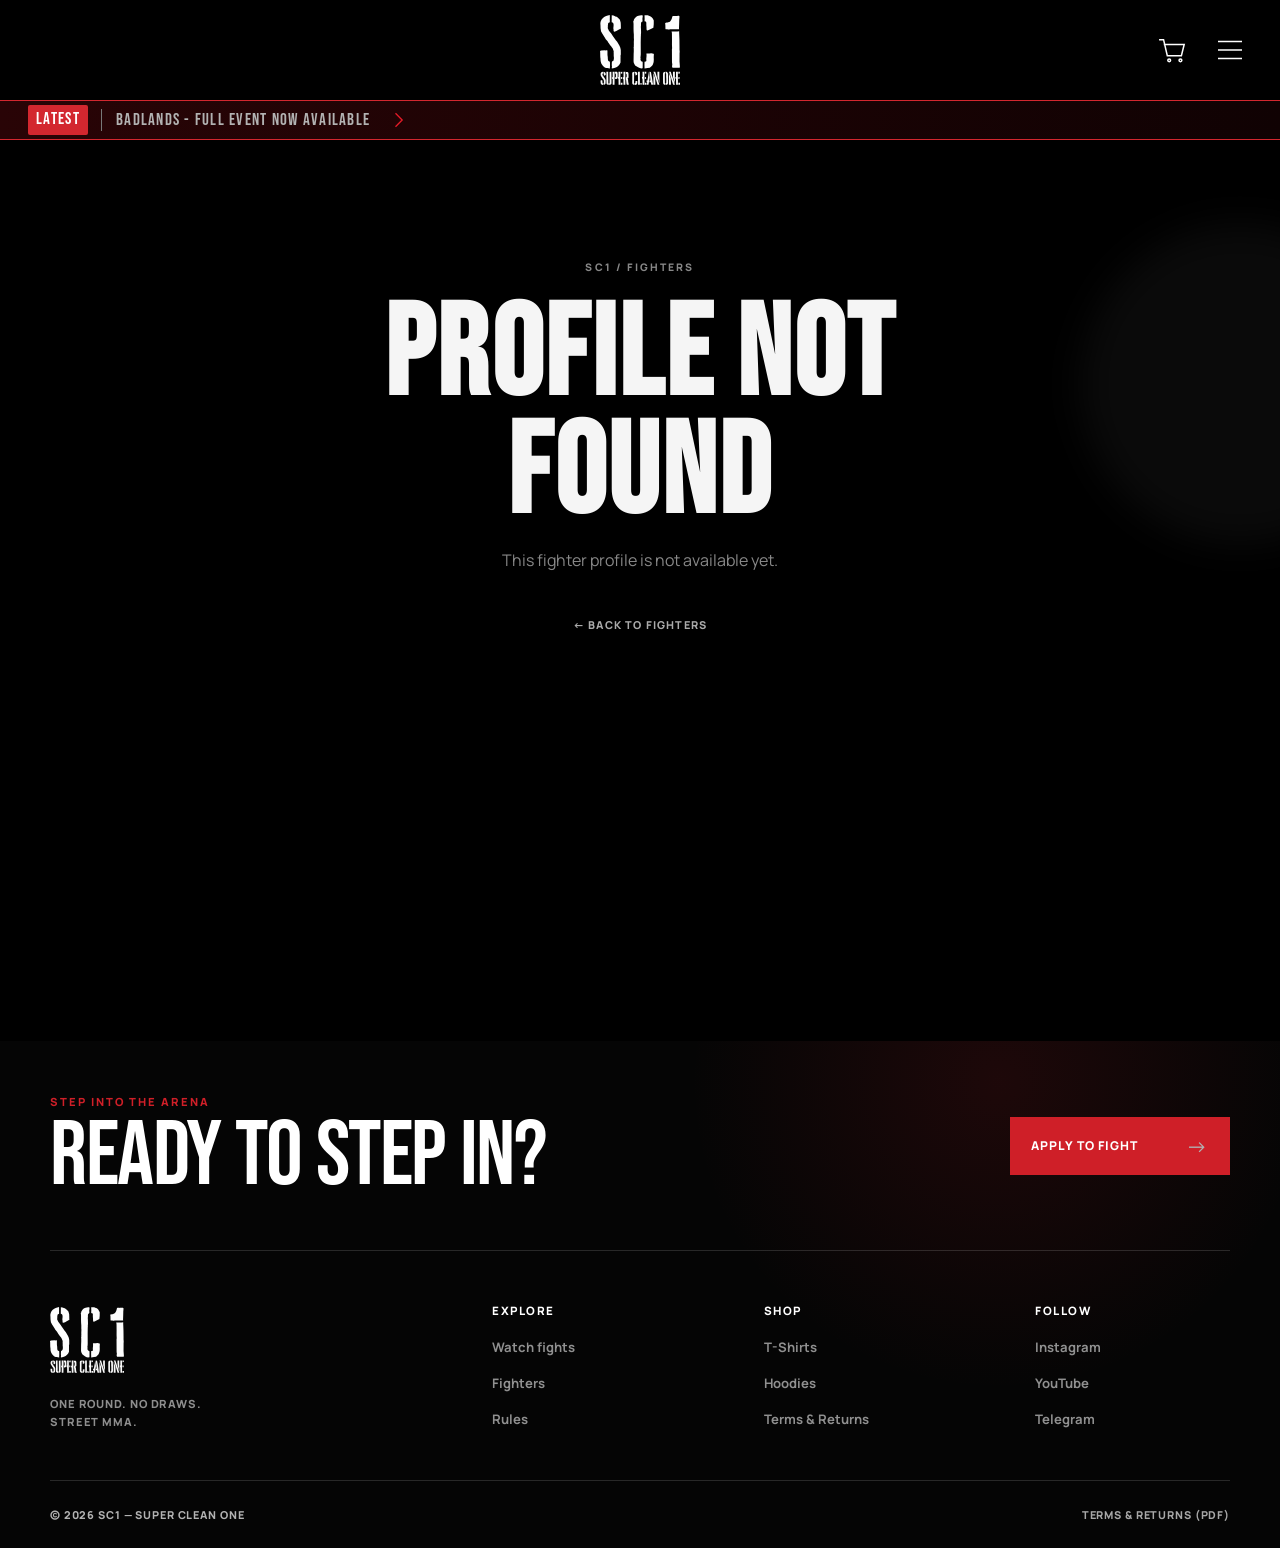
<file: fighter.html>
<!doctype html>
<html lang="en">
	<head>
		<meta charset="UTF-8" />
		<meta name="viewport" content="width=device-width, initial-scale=1.0" />
		<title>SC1 Fighter Profile</title>
		<meta name="description" content="Official SC1 fighter profile, photos and fight videos." />
		<meta name="theme-color" content="#050505" />
		<link rel="preconnect" href="https://fonts.googleapis.com" />
		<link rel="preconnect" href="https://fonts.gstatic.com" crossorigin />
		<link href="https://fonts.googleapis.com/css2?family=Bebas+Neue&family=Manrope:wght@400;500;600;700;800&display=swap" rel="stylesheet" />
		<link rel="stylesheet" href="style.css?v=20261012fightercopy1" />
		<link rel="icon" href="favicon.ico" type="image/x-icon" />
		<style>
			[hidden] { display: none !important; }

			body { background: #050505; }

			.fighter-profile-page {
				min-height: 100svh;
				background:
					radial-gradient(circle at 82% 8%, rgba(211, 39, 47, 0.11), transparent 26%),
					#050505;
			}

			.fighter-profile-wrap {
				width: min(1160px, calc(100vw - 40px));
				margin: 0 auto;
			}

			.profile-back {
				display: inline-flex;
				align-items: center;
				gap: 9px;
				margin: 30px 0 18px;
				color: #aaa;
				font-size: 0.68rem;
				font-weight: 900;
				letter-spacing: 0.11em;
				text-decoration: none;
				text-transform: uppercase;
			}

			.profile-back:hover,
			.profile-back:focus-visible { color: #fff; outline: none; }

			.profile-back--hero {
				position: absolute;
				top: 24px;
				left: max(28px, calc((100vw - 1160px) / 2));
				z-index: 4;
				margin: 0;
			}

			.profile-hero {
				position: relative;
				width: 100vw;
				min-height: clamp(520px, 68vh, 720px);
				margin-left: calc(50% - 50vw);
				display: grid;
				grid-template-columns: minmax(0, 1.12fr) minmax(340px, 0.88fr);
				overflow: hidden;
				border: 0;
				box-shadow: none;
				background:
					radial-gradient(circle at 78% 34%, rgba(211, 39, 47, 0.18), transparent 24%),
					linear-gradient(135deg, #111 0%, #080808 64%, #0b0304 100%);
			}

			.profile-hero::before {
				content: "";
				position: absolute;
				inset: 0;
				background: repeating-linear-gradient(90deg, transparent 0 119px, rgba(255, 255, 255, 0.022) 120px);
				pointer-events: none;
			}

			.profile-identity,
			.profile-visual {
				position: relative;
				z-index: 1;
			}

			.profile-identity {
				display: flex;
				flex-direction: column;
				justify-content: center;
				transform: translateY(-18px);
				padding:
					clamp(34px, 5vw, 62px)
					clamp(28px, 4vw, 58px)
					clamp(34px, 5vw, 62px)
					max(28px, calc((100vw - 1160px) / 2));
			}

			.profile-kicker {
				margin: 0 0 12px;
				color: #d3272f;
				font-size: 0.7rem;
				font-weight: 900;
				letter-spacing: 0.2em;
				text-transform: uppercase;
			}

			.profile-name {
				margin: 0;
				color: #fff;
				font-family: "Bebas Neue", Impact, sans-serif;
				font-size: clamp(5rem, 11vw, 9rem);
				font-weight: 400;
				line-height: 0.78;
				letter-spacing: 0.02em;
				text-transform: uppercase;
			}

			.profile-summary {
				margin: 20px 0 0;
				color: #c7c7c7;
				font-size: 0.68rem;
				font-weight: 800;
				letter-spacing: 0.1em;
				line-height: 1.4;
				text-transform: uppercase;
			}

			.profile-summary p {
				margin: 0;
			}

			.profile-visual {
				position: relative;
				display: grid;
				place-items: center;
				min-height: 440px;
				background: rgba(255, 255, 255, 0.018);
			}

			.profile-visual::before {
				content: "";
				position: absolute;
				inset: 0 auto 0 0;
				z-index: 2;
				width: 30%;
				background: linear-gradient(90deg, #080808 0%, rgba(8, 8, 8, 0.82) 32%, transparent 100%);
				pointer-events: none;
			}

			.profile-monogram {
				color: transparent;
				font-family: "Bebas Neue", Impact, sans-serif;
				font-size: clamp(10rem, 20vw, 17rem);
				line-height: 0.7;
				letter-spacing: -0.05em;
				-webkit-text-stroke: 1px rgba(255, 255, 255, 0.18);
				text-stroke: 1px rgba(255, 255, 255, 0.18);
			}

			.profile-portrait {
				width: 100%;
				height: 100%;
				object-fit: cover;
			}

			.profile-stats {
				display: grid;
				grid-template-columns: repeat(3, minmax(0, 1fr));
				column-gap: 18px;
				row-gap: 0;
				width: min(100%, 690px);
				margin-top: 20px;
			}

			.profile-stat {
				position: relative;
				min-width: 0;
				min-height: 46px;
				display: grid;
				align-content: center;
				gap: 4px;
				padding: 7px 0 7px 13px;
				overflow: hidden;
				border-bottom: 1px solid rgba(255, 255, 255, 0.11);
			}

			.profile-stat::before {
				content: "";
				position: absolute;
				top: 50%;
				left: 0;
				width: 5px;
				height: 5px;
				border-radius: 50%;
				background: #d3272f;
				box-shadow: 0 0 10px rgba(211, 39, 47, 0.45);
				transform: translateY(-50%);
			}

			.profile-stat span {
				color: #717171;
				font-size: 0.49rem;
				font-weight: 900;
				letter-spacing: 0.14em;
				line-height: 1.2;
				text-transform: uppercase;
			}

			.profile-stat strong {
				overflow: hidden;
				color: #f4f4f4;
				font-size: 0.66rem;
				font-weight: 800;
				letter-spacing: 0.035em;
				line-height: 1.2;
				text-overflow: ellipsis;
				text-transform: uppercase;
				white-space: nowrap;
			}

			.profile-section {
				padding: clamp(56px, 8vw, 88px) 0 0;
			}

			.profile-section-heading {
				display: flex;
				align-items: end;
				justify-content: space-between;
				gap: 24px;
				margin-bottom: 22px;
			}

			.profile-section-heading h2 {
				margin: 0;
				color: #fff;
				font-family: "Bebas Neue", Impact, sans-serif;
				font-size: clamp(2.8rem, 6vw, 5rem);
				font-weight: 400;
				line-height: 0.88;
				letter-spacing: 0.035em;
				text-transform: uppercase;
			}

			.profile-section-heading p {
				max-width: 470px;
				margin: 0;
				color: #888;
				font-size: 0.8rem;
				line-height: 1.6;
			}

			.profile-about {
				padding: 26px;
				border: 1px solid rgba(255, 255, 255, 0.12);
				border-left: 3px solid #d3272f;
				background: #0d0d0d;
				color: #aaa;
				font-size: 0.88rem;
				line-height: 1.75;
			}

			.profile-about p { margin: 0; }

			.profile-media-grid {
				display: grid;
				grid-template-columns: repeat(2, minmax(0, 1fr));
				gap: 16px;
			}

			.profile-media-empty {
				min-height: 240px;
				display: grid;
				place-items: center;
				padding: 28px;
				border: 1px solid rgba(255, 255, 255, 0.12);
				background: #0b0b0b;
				color: #777;
				font-size: 0.7rem;
				font-weight: 800;
				letter-spacing: 0.12em;
				text-align: center;
				text-transform: uppercase;
			}

			.profile-photo {
				width: 100%;
				aspect-ratio: 4 / 5;
				object-fit: cover;
				border: 1px solid rgba(255, 255, 255, 0.12);
			}

			.profile-video-card {
				overflow: hidden;
				border: 1px solid rgba(211, 39, 47, 0.46);
				background: #090909;
			}

			.profile-video-frame {
				display: block;
				width: 100%;
				aspect-ratio: 16 / 9;
				border: 0;
				background: #000;
			}

			.profile-video-title {
				margin: 0;
				padding: 16px 18px;
				color: #fff;
				font-size: 0.72rem;
				font-weight: 800;
				letter-spacing: 0.055em;
				line-height: 1.45;
				text-transform: uppercase;
			}

			.profile-footer {
				margin-top: 88px;
				padding: 28px 0 42px;
				border-top: 1px solid rgba(255, 255, 255, 0.1);
				display: flex;
				align-items: center;
				justify-content: space-between;
				gap: 20px;
				color: #666;
				font-size: 0.66rem;
				font-weight: 800;
				letter-spacing: 0.1em;
				text-transform: uppercase;
			}

			.profile-not-found {
				min-height: 70vh;
				display: grid;
				place-items: center;
				padding: 60px 20px;
				text-align: center;
			}

			.profile-not-found h1 { margin: 0; font-family: "Bebas Neue", Impact, sans-serif; font-size: clamp(4rem, 12vw, 8rem); text-transform: uppercase; }
			.profile-not-found p { color: #888; }

			@media (max-width: 760px) {
				.fighter-profile-wrap { width: min(100% - 28px, 680px); }
				.profile-back { margin-top: 22px; }
				.profile-back--hero { top: 18px; left: 22px; margin: 0; }
				.profile-hero { grid-template-columns: 1fr; min-height: 0; }
				.profile-identity { min-height: 0; padding: 72px 22px 30px; transform: none; }
				.profile-name { font-size: clamp(4.5rem, 24vw, 7rem); }
				.profile-stats { grid-template-columns: repeat(2, minmax(0, 1fr)); column-gap: 14px; margin-top: 18px; }
				.profile-stat { min-height: 44px; padding: 6px 0 6px 12px; }
				.profile-visual {
					min-height: 260px;
					border-top: 1px solid rgba(255, 255, 255, 0.1);
					border-left: 0;
				}
				.profile-visual::before {
					inset: 0 0 auto;
					width: 100%;
					height: 24%;
					background: linear-gradient(180deg, #080808 0%, rgba(8, 8, 8, 0.78) 32%, transparent 100%);
				}
				.profile-section-heading { align-items: flex-start; flex-direction: column; }
				.profile-media-grid { grid-template-columns: 1fr; }
				.profile-footer { align-items: flex-start; flex-direction: column; }
			}
		</style>
		<link rel="stylesheet" href="fighter-profile.css?v=20261012profile3" />
    <link rel="stylesheet" href="navigation.css?v=20260930nav5" />
  </head>
	<body data-active-view="athletes">
		<div class="page-shell">
<div id="sc1-navigation"></div>

			<main class="fighter-profile-page">
				<div class="fighter-profile-wrap" id="fighter-profile" hidden>
					<section class="profile-hero" aria-labelledby="profile-name">
						<a class="profile-back profile-back--hero" href="index.html#athletes">← Back to fighters</a>
						<div class="profile-identity">
							<h1 class="profile-name" id="profile-name"></h1>
							<div class="profile-real-name" id="profile-real-name"><span>Government name</span><strong id="profile-real-name-value">NA</strong></div>
							<a class="profile-social" id="profile-social" hidden target="_blank" rel="noopener noreferrer">
								<svg viewBox="0 0 24 24" aria-hidden="true" focusable="false"><rect x="3" y="3" width="18" height="18" rx="5"/><circle cx="12" cy="12" r="4"/><circle class="instagram-dot" cx="17.5" cy="6.5" r="1"/></svg>
								<span id="profile-social-label"></span><span aria-hidden="true">↗</span>
							</a>
							<div class="profile-summary" id="profile-summary" hidden>
								<p id="profile-status"></p>
							</div>
						</div>
						<div class="profile-visual" id="profile-visual"><span class="profile-monogram" id="profile-monogram" aria-hidden="true"></span></div>
					</section>
					<div class="profile-overview">
						<section class="profile-facts-panel" aria-label="Fighter facts and results">
							<div class="profile-stats" id="profile-stats" aria-label="Fighter information"></div>
							<div class="profile-results">
								<section class="profile-win-summary" aria-labelledby="profile-win-title">
									<div class="profile-win-chart" id="profile-win-chart" role="img" aria-label="Win statistics not available"><div class="profile-win-center" aria-hidden="true"><svg class="profile-blood-drop" viewBox="0 0 24 24" focusable="false"><path d="M12 2.5C10.4 5.9 5.25 11.3 5.25 16.1a6.75 6.75 0 0 0 13.5 0C18.75 11.3 13.6 5.9 12 2.5Z"/></svg></div></div>
									<div class="profile-win-breakdown"><h2 id="profile-win-title">Win method</h2><ul class="profile-win-legend" id="profile-win-by"></ul></div>
								</section>
								<section class="profile-reactions" aria-labelledby="profile-reactions-title"><h2 id="profile-reactions-title">Fan reaction</h2><div id="profile-fan-reaction"></div></section>
							</div>
						</section>
						<section class="profile-signature" aria-labelledby="signature-title">
							<h2 id="signature-title"><svg class="profile-signature-icon" viewBox="0 0 32 32" aria-hidden="true" focusable="false"><use href="assets/fighter-icons.svg#fist"/></svg>Signature</h2>
							<p class="profile-signature-subtitle" id="profile-signature-subtitle">HOW THEY FIGHT</p>
							<p class="profile-signature-copy" id="profile-signature-copy"></p>
							<p class="profile-known-for"><span>Known for:</span><span id="profile-known-for">NA</span></p>
						</section>
					</div>

					<section class="profile-section" aria-labelledby="profile-photos-title">
						<header class="profile-section-heading">
							<h2 id="profile-photos-title">Photo gallery</h2>
							<div class="profile-photo-controls" id="profile-photo-controls" hidden>
								<button class="profile-gallery-arrow" id="profile-photo-prev" type="button" aria-label="Previous photos" aria-controls="profile-photos"><svg viewBox="0 0 24 24" aria-hidden="true"><path d="m14 5-7 7 7 7"/></svg></button>
								<button class="profile-gallery-arrow" id="profile-photo-next" type="button" aria-label="Next photos" aria-controls="profile-photos"><svg viewBox="0 0 24 24" aria-hidden="true"><path d="m10 5 7 7-7 7"/></svg></button>
							</div>
						</header>
						<div class="profile-photo-track" id="profile-photos" role="region" aria-label="Fighter photo carousel" aria-roledescription="carousel"></div>
					</section>

					<section class="profile-section" aria-labelledby="profile-videos-title">
						<header class="profile-section-heading">
							<h2 id="profile-videos-title">Video gallery</h2>
							<div class="profile-video-heading-actions">
								<p>Full fights / Official appearances</p>
								<div class="profile-photo-controls" id="profile-video-controls" hidden>
									<button class="profile-gallery-arrow" id="profile-video-prev" type="button" aria-label="Previous videos" aria-controls="profile-videos"><svg viewBox="0 0 24 24" aria-hidden="true"><path d="m14 5-7 7 7 7"/></svg></button>
									<button class="profile-gallery-arrow" id="profile-video-next" type="button" aria-label="Next videos" aria-controls="profile-videos"><svg viewBox="0 0 24 24" aria-hidden="true"><path d="m10 5 7 7-7 7"/></svg></button>
								</div>
							</div>
						</header>
						<div class="profile-media-grid profile-video-track" id="profile-videos" role="region" aria-label="Fighter video carousel" aria-roledescription="carousel"></div>
					</section>

					<footer class="profile-footer"><span>One round changes everything</span><a class="profile-back" href="index.html#athletes">Back to fighters ↑</a></footer>
				</div>

				<section class="profile-not-found" id="profile-not-found" hidden>
					<div><p class="profile-kicker">SC1 / Fighters</p><h1>Profile not found</h1><p>This fighter profile is not available yet.</p><a class="profile-back" href="index.html#athletes">← Back to fighters</a></div>
				</section>
			</main>
		</div>

		<dialog class="profile-photo-dialog" id="profile-photo-dialog" aria-labelledby="profile-photo-dialog-title">
			<header class="profile-photo-dialog-header">
				<h2 id="profile-photo-dialog-title">Photo gallery</h2>
				<span id="profile-photo-counter" aria-live="polite" aria-atomic="true"></span>
				<button class="profile-gallery-arrow profile-photo-close" id="profile-photo-close" type="button" aria-label="Close photo" autofocus><svg viewBox="0 0 24 24" aria-hidden="true"><path d="m6 6 12 12M18 6 6 18"/></svg></button>
			</header>
			<div class="profile-photo-stage">
				<button class="profile-gallery-arrow" id="profile-photo-dialog-prev" type="button" aria-label="Previous photo"><svg viewBox="0 0 24 24" aria-hidden="true"><path d="m14 5-7 7 7 7"/></svg></button>
				<div class="profile-photo-canvas"><img id="profile-photo-expanded" alt="" hidden /><p id="profile-photo-status" role="status" aria-live="polite"></p></div>
				<button class="profile-gallery-arrow" id="profile-photo-dialog-next" type="button" aria-label="Next photo"><svg viewBox="0 0 24 24" aria-hidden="true"><path d="m10 5 7 7-7 7"/></svg></button>
			</div>
			<p class="profile-photo-caption" id="profile-photo-caption"></p>
		</dialog>

		<script src="fighters-data.js?v=20261012gallerypreview1"></script>
		<script>
			(function initFighterProfile() {
				function monogram(name) {
					return (name || "SC1").split(/\s+/).filter(Boolean).slice(0, 2).map(function (part) { return part.charAt(0); }).join("").toUpperCase();
				}

				function addEmptyState(container, text) {
					var empty = document.createElement("div");
					empty.className = "profile-media-empty";
					empty.textContent = text;
					container.appendChild(empty);
				}

				function element(tag, className, text) {
					var node = document.createElement(tag);
					node.className = className;
					if (text !== undefined) node.textContent = text;
					return node;
				}

				function icon(name, className) {
					var svg = document.createElementNS("http://www.w3.org/2000/svg", "svg");
					svg.setAttribute("class", className);
					svg.setAttribute("viewBox", "0 0 32 32");
					svg.setAttribute("aria-hidden", "true");
					svg.setAttribute("focusable", "false");
					var use = document.createElementNS("http://www.w3.org/2000/svg", "use");
					use.setAttribute("href", "assets/fighter-icons.svg#" + name);
					svg.appendChild(use);
					return svg;
				}

				function renderWinStats(fighter) {
					var values = fighter.winBy || {};
					var fields = [["koTko", "KO / TKO", "#ff1835"], ["submission", "Submission", "#ffad1f"], ["opponentForfeit", "Opponent forfeit", "#999999"]];
					function valid(value) { return Number.isSafeInteger(value) && value >= 0; }
					var complete = fields.every(function (field) { return valid(values[field[0]]); });
					var total = complete ? fields.reduce(function (sum, field) { return sum + values[field[0]]; }, 0) : 0;
					var canChart = complete && Number.isSafeInteger(total) && total > 0;
					var legend = document.getElementById("profile-win-by");
					var stops = [], position = 0;
					fields.forEach(function (field) {
						var count = values[field[0]], share = canChart ? count / total * 100 : 0;
						var row = element("li", "profile-win-row");
						var dot = element("span", "profile-win-dot");
						dot.setAttribute("aria-hidden", "true");
						dot.style.setProperty("--method-color", field[2]);
						row.append(dot, element("span", "profile-win-method", field[1]), element("span", "profile-win-percent", canChart ? Math.round(share) + "%" : "NA"), element("span", "profile-win-count", valid(count) ? "(" + count + ")" : "NA"));
						legend.appendChild(row);
						if (canChart && count > 0) stops.push(field[2] + " " + position + "% " + (position + share) + "%");
						position += share;
					});
					var chart = document.getElementById("profile-win-chart");
					chart.style.setProperty("--win-chart", canChart ? "conic-gradient(" + stops.join(", ") + ")" : "#292929");
					// Parse only an unambiguous wins-losses[-draws] record; never invent totals.
					var record = String(fighter.record || "").match(/^\s*(\d+)\s*[-–—]\s*(\d+)(?:\s*[-–—]\s*(\d+))?\s*$/);
					var wins = record ? Number(record[1]) : 0;
					var fights = record ? wins + Number(record[2]) + Number(record[3] || 0) : 0;
					var knownRecord = record && Number.isSafeInteger(fights) && fights > 0;
					var rate = knownRecord ? Math.round(wins / fights * 100) + "%" : "NA";
					chart.setAttribute("aria-label", (knownRecord ? "Win rate: " + rate + ", " + wins + " wins in " + fights + " fights. " : "Win rate not available. ") + (canChart ? "Win methods: " + fields.map(function (field) { return field[1] + ": " + values[field[0]]; }).join(", ") : "Win method breakdown not available."));
				}

				function renderReactions(fighter) {
					var values = fighter.fanReaction || {};
					var container = document.getElementById("profile-fan-reaction");
					[["love", "Love"], ["hate", "Hate"]].forEach(function (field) {
						var value = values[field[0]];
						var known = Number.isFinite(value) && value >= 0 && value <= 10;
						var row = element("div", "profile-reaction profile-reaction--" + field[0]);
						var copy = element("div", "profile-reaction-copy");
						var line = element("div", "profile-reaction-line");
						var meter = element("div", "profile-reaction-meter");
						meter.setAttribute("role", known ? "meter" : "img");
						meter.setAttribute("aria-label", known ? field[1] : field[1] + ": Not available");
						if (known) {
							meter.setAttribute("aria-valuemin", "0"); meter.setAttribute("aria-valuemax", "10"); meter.setAttribute("aria-valuenow", String(value));
						}
						for (var i = 0; i < 10; i++) {
							var segment = element("span", "profile-reaction-segment");
							segment.setAttribute("aria-hidden", "true");
							segment.style.setProperty("--segment-fill", (known ? Math.max(0, Math.min(1, value - i)) * 100 : 0) + "%");
							meter.appendChild(segment);
						}
						line.append(meter, element("span", "profile-reaction-value", known ? value + " / 10" : "NA"));
						copy.append(element("span", "profile-reaction-label", field[1]), line);
						row.append(icon(field[0], "profile-reaction-icon"), copy);
						container.appendChild(row);
					});
				}

				function renderProfile() {
					var params = new URLSearchParams(window.location.search);
					var slug = (params.get("fighter") || "").toLowerCase();
					var fighters = Array.isArray(window.SC1_FIGHTERS) ? window.SC1_FIGHTERS : [];
					var fighter = fighters.find(function (item) { return item.slug === slug; });
					var profile = document.getElementById("fighter-profile");
					var notFound = document.getElementById("profile-not-found");

					if (!fighter) {
						notFound.hidden = false;
						return;
					}

					document.title = fighter.name + " | SC1 Fighter";
					document.getElementById("profile-name").textContent = fighter.name;
					if (fighter.realName) {
						document.getElementById("profile-real-name").hidden = false;
						document.getElementById("profile-real-name-value").textContent = fighter.realName;
					}
					if (fighter.instagram) {
						try {
							var socialUrl = new URL(fighter.instagram);
							if (socialUrl.protocol === "https:" && /^(www\.)?instagram\.com$/.test(socialUrl.hostname)) {
								var social = document.getElementById("profile-social");
								var handle = "@" + socialUrl.pathname.split("/").filter(Boolean)[0];
								social.href = socialUrl.href;
								document.getElementById("profile-social-label").textContent = handle;
								social.setAttribute("aria-label", "Instagram: " + handle + " (opens in a new tab)");
								social.hidden = false;
							}
						} catch (_) { /* Keep invalid social links hidden. */ }
					}
					if (fighter.bio) document.getElementById("profile-signature-copy").textContent = fighter.bio;
					if (fighter.knownFor) document.getElementById("profile-known-for").textContent = fighter.knownFor;
					renderWinStats(fighter);
					renderReactions(fighter);
					var shortInfo = [fighter.nickname].filter(Boolean);
					document.getElementById("profile-status").textContent = shortInfo.join(" / ");
					document.getElementById("profile-summary").hidden = shortInfo.length === 0;
					document.getElementById("profile-monogram").textContent = monogram(fighter.name);

					if (fighter.portrait) {
						var portrait = document.createElement("img");
						portrait.className = "profile-portrait";
						portrait.src = fighter.portrait;
						portrait.alt = fighter.name + " fighter portrait";
						document.getElementById("profile-visual").replaceChildren(portrait);
					}

					var stats = [
						["Representing", fighter.country, /^(sweden|sverige|se)$/i.test(String(fighter.country || "").trim()) ? "country-sweden" : "globe"],
						["Height", fighter.height, "height"],
						["Last fight weight", fighter.weight || fighter.weightClass, "weight"],
						["Fighting background", fighter.fightingBackground, "fist"],
						["Affiliation", fighter.affiliation, "affiliation"],
						["Record", fighter.record, "record"],
					];
					var statsContainer = document.getElementById("profile-stats");
					stats.forEach(function (entry) {
						var stat = document.createElement("div"); stat.className = "profile-stat";
						var copy = element("div", "profile-stat-copy");
						var label = element("span", "profile-stat-label", entry[0]);
						var value = document.createElement("strong"); value.textContent = entry[1] || "NA";
						value.title = entry[1] || "Not available";
						copy.append(label, value); stat.append(icon(entry[2], "profile-stat-icon"), copy); statsContainer.appendChild(stat);
					});

					var photos = document.getElementById("profile-photos");
					var galleryPhotos = Array.isArray(fighter.photos) ? fighter.photos.filter(function (photo) { return photo && typeof photo.src === "string" && photo.src.trim(); }) : [];
					if (!galleryPhotos.length && fighter.portrait) galleryPhotos = [{ src: fighter.portrait, alt: fighter.name + " official portrait" }];
					if (galleryPhotos.length) {
						galleryPhotos.forEach(function (photo, index) {
							var image = document.createElement("img"); image.className = "profile-photo"; image.loading = "lazy"; image.decoding = "async"; image.src = photo.src; image.alt = photo.alt || fighter.name + " SC1 photo";
							var trigger = element("button", "profile-photo-trigger"); trigger.type = "button";
							trigger.setAttribute("data-photo-index", String(index));
							trigger.setAttribute("data-full-src", typeof photo.fullSrc === "string" && photo.fullSrc.trim() ? photo.fullSrc : photo.src);
							trigger.setAttribute("aria-label", "Open photo " + (index + 1) + " of " + galleryPhotos.length + ": " + image.alt);
							trigger.setAttribute("aria-haspopup", "dialog");
							trigger.appendChild(image); photos.appendChild(trigger);
						});
					} else { addEmptyState(photos, ""); }

					var videos = document.getElementById("profile-videos");
					var galleryVideos = Array.isArray(fighter.videos) ? fighter.videos.filter(function (video) { return video && typeof video.youtubeId === "string" && /^[a-zA-Z0-9_-]{11}$/.test(video.youtubeId); }) : [];
					if (galleryVideos.length) {
						galleryVideos.forEach(function (video) {
							var card = document.createElement("article"); card.className = "profile-video-card";
							var media = element("div", "profile-video-media");
							var play = element("button", "profile-video-play"); play.type = "button";
							play.setAttribute("aria-label", "Play " + (video.title || "fight video"));
							var poster = document.createElement("img"); poster.className = "profile-video-poster"; poster.loading = "lazy"; poster.alt = "";
							poster.src = "https://i.ytimg.com/vi/" + video.youtubeId + "/hqdefault.jpg";
							poster.addEventListener("error", function () { poster.hidden = true; }, { once: true });
							var playIcon = element("span", "profile-video-play-icon"); playIcon.setAttribute("aria-hidden", "true");
							var triangle = document.createElementNS("http://www.w3.org/2000/svg", "svg"); triangle.setAttribute("viewBox", "0 0 24 24"); triangle.setAttribute("focusable", "false");
							var trianglePath = document.createElementNS("http://www.w3.org/2000/svg", "path"); trianglePath.setAttribute("d", "M6 3 21 12 6 21Z"); triangle.appendChild(trianglePath); playIcon.appendChild(triangle);
							play.append(poster, playIcon); media.appendChild(play);
							play.addEventListener("click", function () {
								var frame = document.createElement("iframe"); frame.className = "profile-video-frame";
								frame.src = "https://www.youtube-nocookie.com/embed/" + video.youtubeId + "?autoplay=1&playsinline=1&rel=0";
								frame.title = video.title || "SC1 fight video"; frame.allow = "accelerometer; autoplay; clipboard-write; encrypted-media; gyroscope; picture-in-picture; web-share"; frame.allowFullscreen = true;
								frame.referrerPolicy = "strict-origin-when-cross-origin";
								media.replaceChildren(frame); frame.focus({ preventScroll: true });
							}, { once: true });
							var title = document.createElement("h3"); title.className = "profile-video-title"; title.textContent = video.title;
							var external = element("a", "profile-video-external", "Watch on YouTube ↗");
							external.href = "https://www.youtube.com/watch?v=" + video.youtubeId; external.target = "_blank"; external.rel = "noopener noreferrer";
							external.setAttribute("aria-label", "Watch " + (video.title || "fight video") + " on YouTube (opens in a new tab)");
							card.append(media, title, external); videos.appendChild(card);
						});
					} else { addEmptyState(videos, ""); }

					profile.hidden = false;
				}

				if (Array.isArray(window.SC1_FIGHTERS)) { renderProfile(); }
				else { window.addEventListener("sc1:fighters-ready", renderProfile, { once: true }); }
			})();
		</script>
		<script src="sc1-config.js"></script>
    <script src="navigation.js?v=20260930nav4"></script>
    <script src="app.js?v=20260930nav2"></script>
		<script src="fighter-gallery.js?v=20261012videocarousel1"></script>
	</body>
</html>
</file>
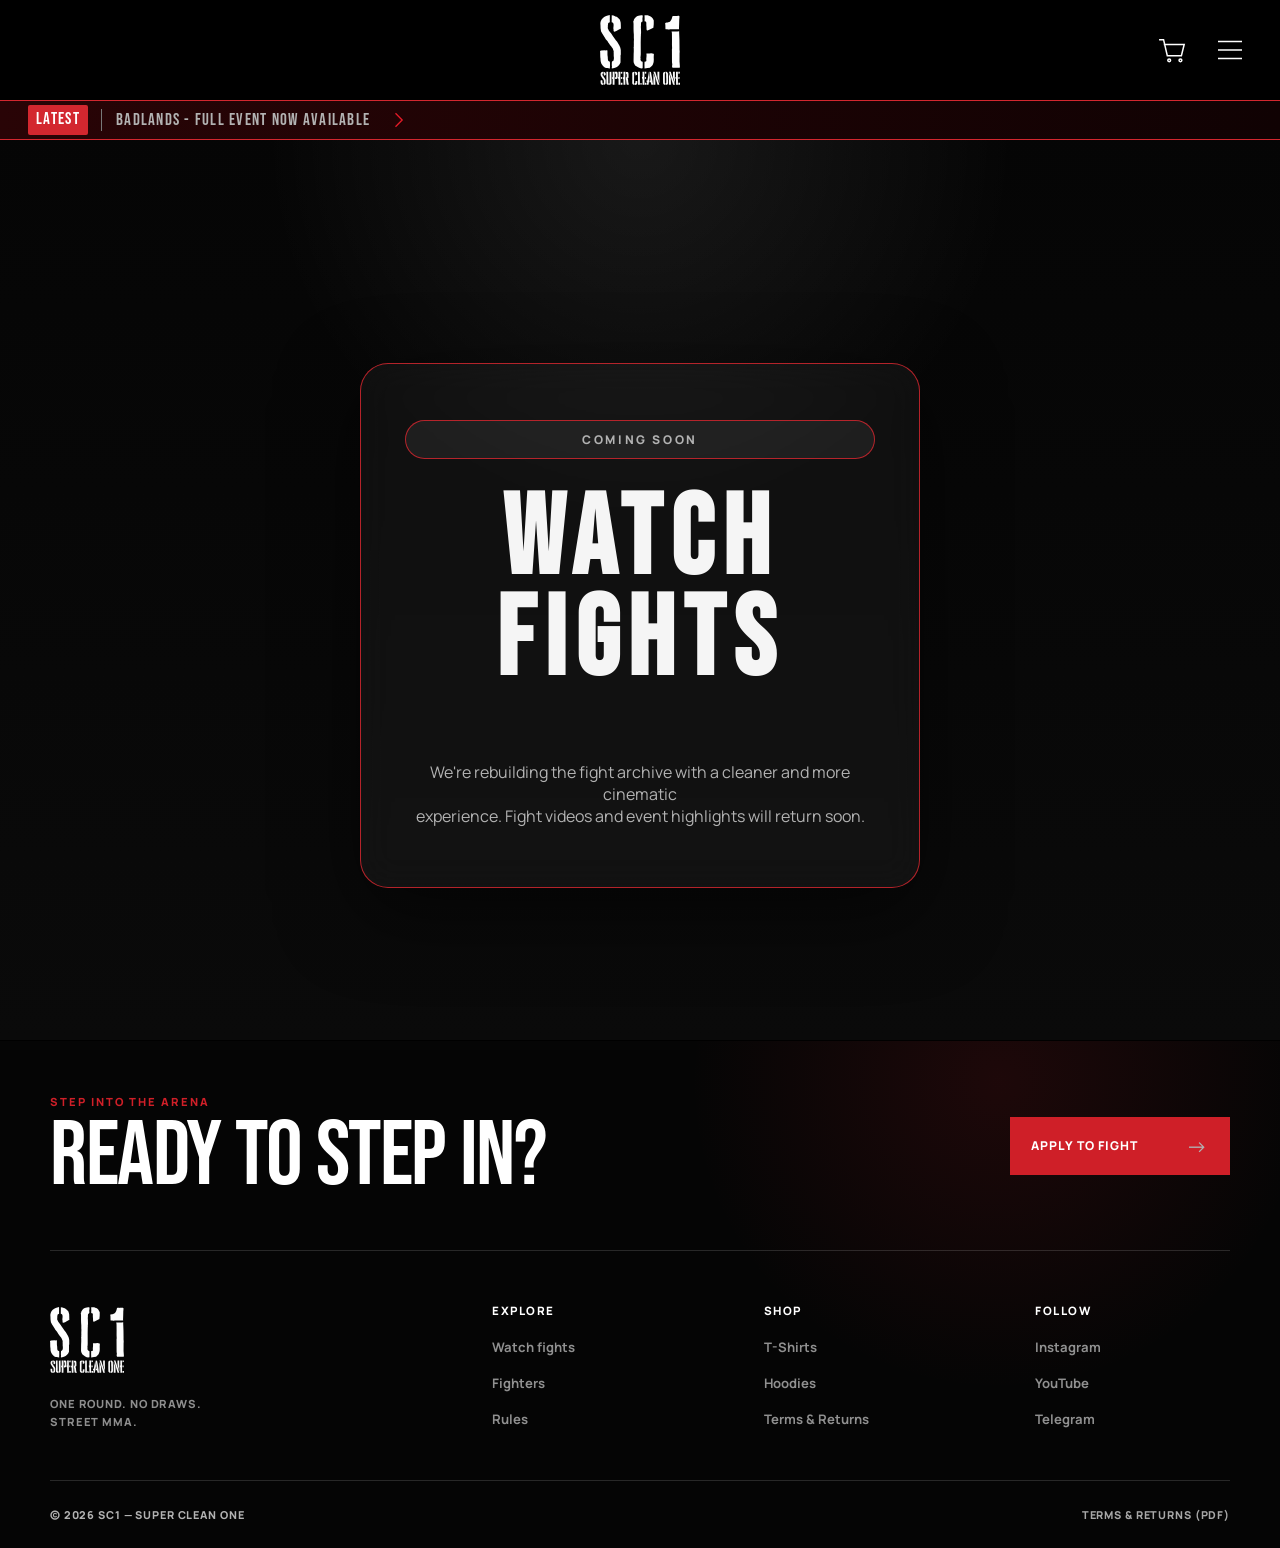
<file: gallery.html>
<!doctype html>
<html lang="en">
	<head>
		<meta charset="UTF-8" />
		<meta name="viewport" content="width=device-width, initial-scale=1.0" />
		<title>Watch SC1 Fights | Super Clean One by SC1Simon</title>
		<meta
			name="description"
			content="Watch official SC1 (Super Clean One) street MMA fights from SC1Simon, including event highlights and results."
		/>
		<meta name="author" content="SC1Simon" />
		<meta name="robots" content="index,follow,max-image-preview:large,max-snippet:-1,max-video-preview:-1" />
		<link rel="canonical" href="https://supercleanone.com/gallery.html" />
		<meta property="og:site_name" content="SC1 / Super Clean One" />
		<meta property="og:type" content="website" />
		<meta property="og:locale" content="en_US" />
		<meta property="og:title" content="Watch SC1 Fights | Super Clean One by SC1Simon" />
		<meta
			property="og:description"
			content="Watch official SC1 street MMA fights and Super Clean One event highlights from SC1Simon."
		/>
		<meta property="og:url" content="https://supercleanone.com/gallery.html" />
		<meta property="og:image" content="https://supercleanone.com/sc3.jpg" />
		<meta property="og:image:alt" content="SC1 Super Clean One street MMA event" />
		<meta name="twitter:card" content="summary_large_image" />
		<meta name="twitter:title" content="Watch SC1 Fights | Super Clean One by SC1Simon" />
		<meta
			name="twitter:description"
			content="Watch official SC1 street MMA fights and Super Clean One event highlights from SC1Simon."
		/>
		<meta name="twitter:image" content="https://supercleanone.com/sc3.jpg" />
		<meta name="twitter:image:alt" content="SC1 Super Clean One street MMA event" />
		<meta name="theme-color" content="#080808" />
		<link rel="preconnect" href="https://fonts.googleapis.com" />
		<link rel="preconnect" href="https://fonts.gstatic.com" crossorigin />
		<link
			href="https://fonts.googleapis.com/css2?family=Bebas+Neue&family=Cinzel:wght@600;700;800&family=Manrope:wght@400;500;600;700;800&display=swap"
			rel="stylesheet"
		/>
		<link rel="stylesheet" href="style.css?v=20260826menu1" />
		<link rel="icon" href="favicon.ico" type="image/x-icon" />
		<link rel="prefetch" href="index.html" as="document" />
		<script type="application/ld+json">
			{
				"@context": "https://schema.org",
				"@graph": [
					{
						"@type": "Organization",
						"@id": "https://supercleanone.com/#organization",
						"name": "SC1",
						"alternateName": ["Super Clean One", "SC1Simon"],
						"url": "https://supercleanone.com/",
						"logo": "https://supercleanone.com/sc1.svg",
						"sameAs": ["https://linktr.ee/sc1simon", "https://www.instagram.com/sc1simon/", "https://www.youtube.com/@sc1simon", "https://kick.com/sc1simon"]
					},
					{
						"@type": "CollectionPage",
						"@id": "https://supercleanone.com/gallery.html#webpage",
						"url": "https://supercleanone.com/gallery.html",
						"name": "Watch SC1 Fights | Super Clean One by SC1Simon",
						"description": "Watch official SC1 street MMA fights from SC1Simon.",
						"isPartOf": { "@id": "https://supercleanone.com/#website" },
						"about": { "@id": "https://supercleanone.com/#organization" },
						"publisher": { "@id": "https://supercleanone.com/#organization" },
						"inLanguage": "en"
					}
				]
			}
		</script>
		<style>
			:root {
				--gallery-bg: #080808;
				--gallery-accent: #c1121f;
				--gallery-nav-offset-desktop: 84px;
				--gallery-nav-offset-mobile: 84px;
				--gallery-viewport-height: calc(100vh - var(--gallery-nav-offset-desktop));
			}

			body {
				background: var(--gallery-bg);
			}
/* ===== Coming Soon Overlay ===== */


.gallery-coming-soon {
    position: relative;
    min-height: 100svh;
    display: grid;
    place-items: center;
    padding: clamp(120px, 15vh, 170px) 24px 64px;
    background:
        radial-gradient(circle at top, rgba(255,255,255,.08), transparent 34%),
        linear-gradient(180deg, rgba(5,5,5,.97), rgba(10,10,10,1));
    z-index: 1;
    text-align: center;
}

.gallery-coming-soon-card {
				display: grid;
				gap: 14px;
				max-width: 560px;
				padding: clamp(28px, 4vw, 44px);
				border: 1px solid rgba(211, 39, 47, 0.84);
				border-radius: 28px;
				background: rgba(255, 255, 255, 0.04);
				backdrop-filter: blur(18px);
				box-shadow: 0 24px 80px rgba(0, 0, 0, 0.55);
			}

.gallery-coming-soon-badge{
    display:flexbox;
    padding:10px 18px;
    margin-bottom:18px;
    border-radius:999px;
    border: 1px solid rgba(211, 39, 47, 0.84);
    background:rgba(255,255,255,.06);
    font-size:.75rem;
    font-weight:800;
    letter-spacing:.22em;
    text-transform:uppercase;
}

.gallery-coming-soon-title{
    margin:0 0 16px;
    font-family:"Bebas Neue",sans-serif;
    font-size:clamp(3.5rem,10vw,7rem);
    line-height:.9;
    letter-spacing:.08em;
    			}

				.event-meta {
					grid-template-columns: repeat(2, auto);
				}
			

			@media (max-width: 760px) {
				:root {
					--gallery-nav-offset-mobile: 84px;
					--gallery-viewport-height: calc(100dvh - var(--gallery-nav-offset-mobile));
				}

				.gallery-main {
					height: var(--gallery-viewport-height);
					margin-top: var(--gallery-nav-offset-mobile);
				}

				.event-overlay {
					background:
						linear-gradient(180deg, rgba(8, 8, 8, 0.3) 0%, rgba(8, 8, 8, 0.78) 54%, rgba(8, 8, 8, 0.97) 100%),
						radial-gradient(circle at 16% 22%, rgba(193, 18, 31, 0.22), transparent 44%);
				}

				.event-gallery-section,
				.event-gallery-section[data-side="right"] {
					align-items: end;
					justify-items: stretch;
				}

				.event-gallery-section[data-side="right"] .event-content {
					text-align: center;
				}

				.event-content {
					display: flex;
					flex-direction: column;
					gap: 10px;
					padding: 22px 16px 18px;
					max-width: 100%;
					width: calc(100% - 32px);
					margin: 0 auto 94px;
					justify-self: stretch;
					text-align: center;
					min-height: 290px;
					border: 1px solid rgba(255, 255, 255, 0.12);
					border-radius: 14px;
					background: linear-gradient(180deg, rgba(14, 14, 14, 0.56), rgba(8, 8, 8, 0.24));
					box-shadow: inset 0 1px 0 rgba(255, 255, 255, 0.08), 0 14px 30px rgba(0, 0, 0, 0.35);
					backdrop-filter: blur(3px);
				}

				.event-kicker {
					font-size: 0.68rem;
					letter-spacing: 0.16em;
				}

				.event-title {
					font-size: clamp(2.35rem, 12.8vw, 3.8rem);
					line-height: 0.9;
					letter-spacing: 0.04em;
					text-shadow: 0 8px 22px rgba(0, 0, 0, 0.62);
				}

				.event-meta {
					grid-template-columns: repeat(3, minmax(0, 1fr));
					gap: 7px;
					width: 100%;
					margin-top: auto;
				}

				.event-meta li {
					text-align: center;
					padding: 8px 6px;
					font-size: 0.64rem;
					letter-spacing: 0.08em;
					border-color: rgba(255, 255, 255, 0.28);
					background: rgba(8, 8, 8, 0.7);
				}

				.event-cta {
					min-height: 44px;
					padding: 0 16px;
					font-size: 0.74rem;
					width: 100%;
					margin-top: 4px;
					box-shadow: 0 10px 22px rgba(193, 18, 31, 0.26);
				}

				.event-thumbs,
				.event-gallery-section[data-side="right"] .event-thumbs {
					direction: ltr;
					left: 16px;
					right: 16px;
					grid-template-columns: repeat(4, minmax(0, 1fr));
					gap: 7px;
				}

				.event-thumb {
					height: 62px;
					border-radius: 8px;
					border-color: rgba(255, 255, 255, 0.24);
				}
			}
		</style>

    <link rel="stylesheet" href="navigation.css?v=20260930nav5" />
  </head>
	<body>
<div id="sc1-navigation"></div>
	<main>
<div class="gallery-coming-soon">
    <div class="gallery-coming-soon-card">
        <p class="gallery-coming-soon-badge">Coming Soon</p>
        <h1 class="gallery-coming-soon-title">Watch Fights</h1>
        <p class="gallery-coming-soon-copy">
            We're rebuilding the fight archive with a cleaner and more cinematic
            experience. Fight videos and event highlights will return soon.
        </p>
    </div>
</div>
</main>


		<script src="sc1-config.js"></script>
    <script src="navigation.js?v=20260930nav4"></script>
    <script src="app.js?v=20260930nav2"></script>
	</body>
</html>
</file>
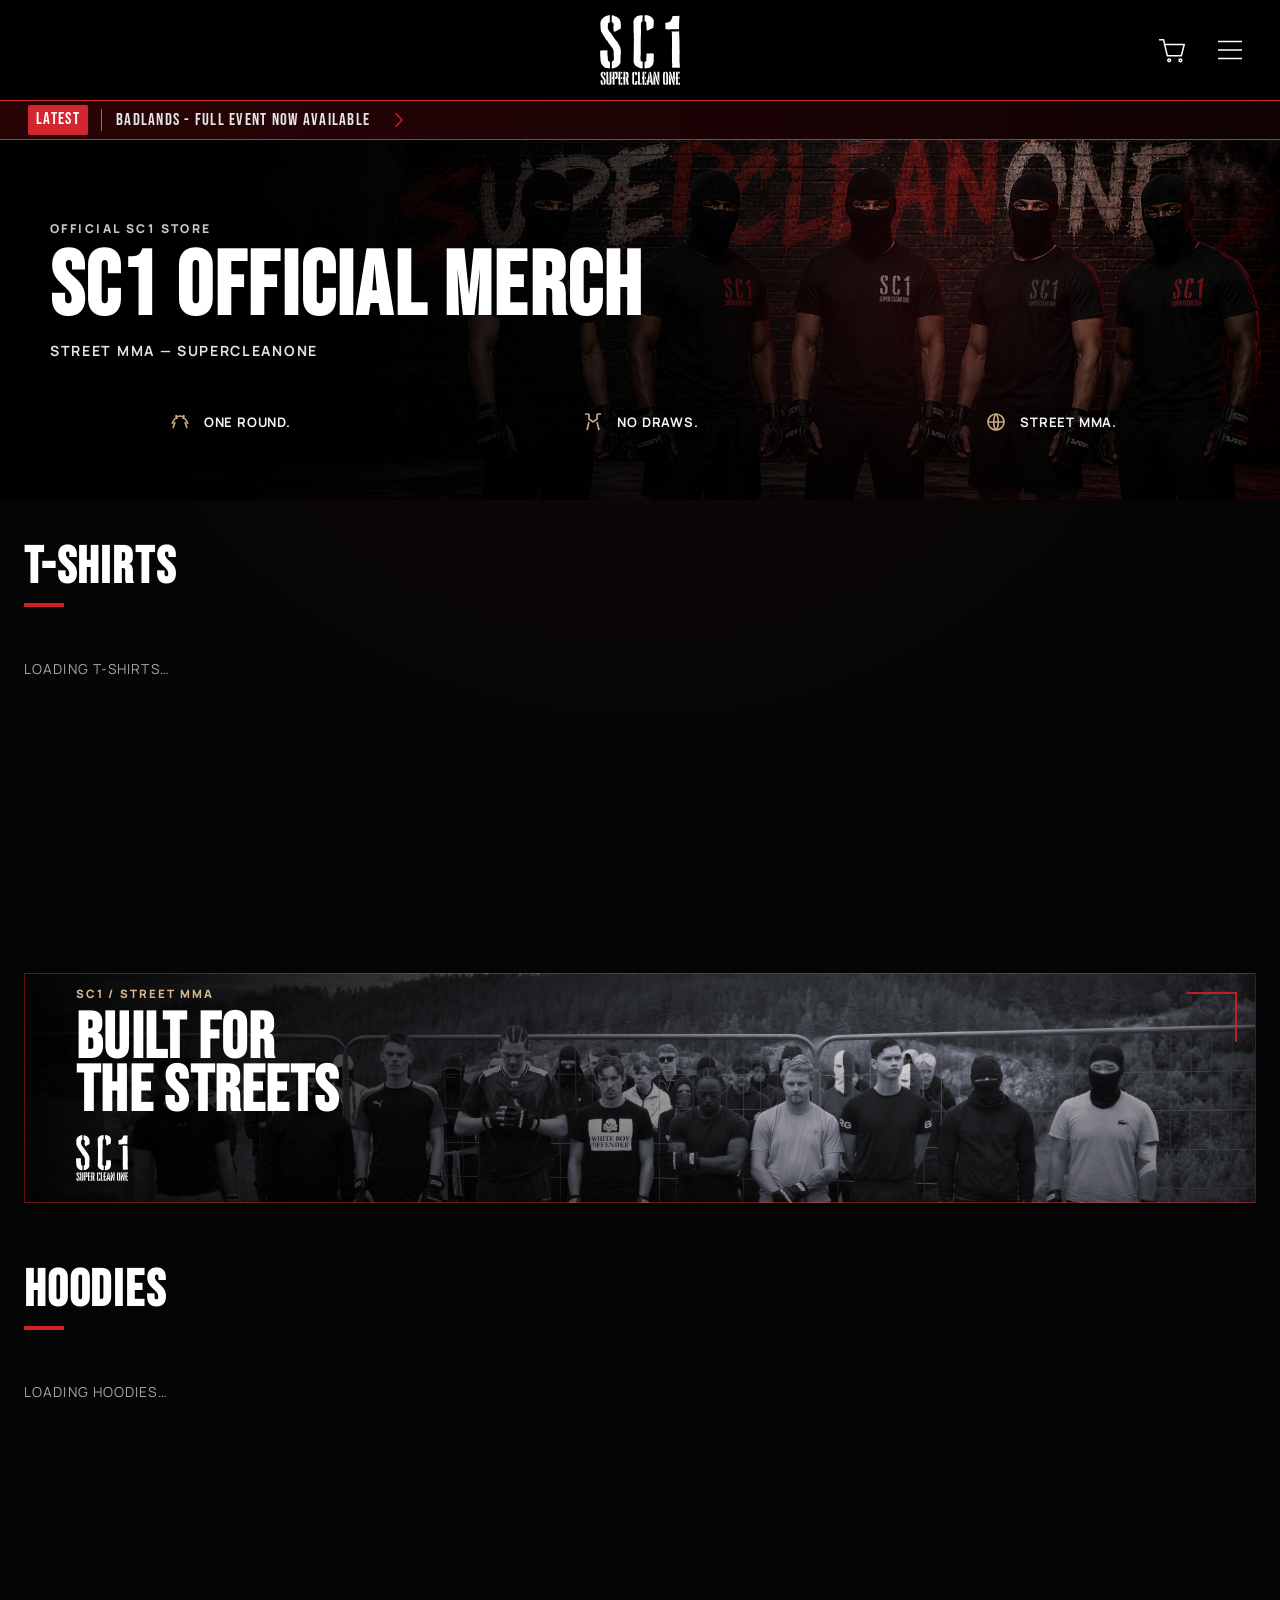
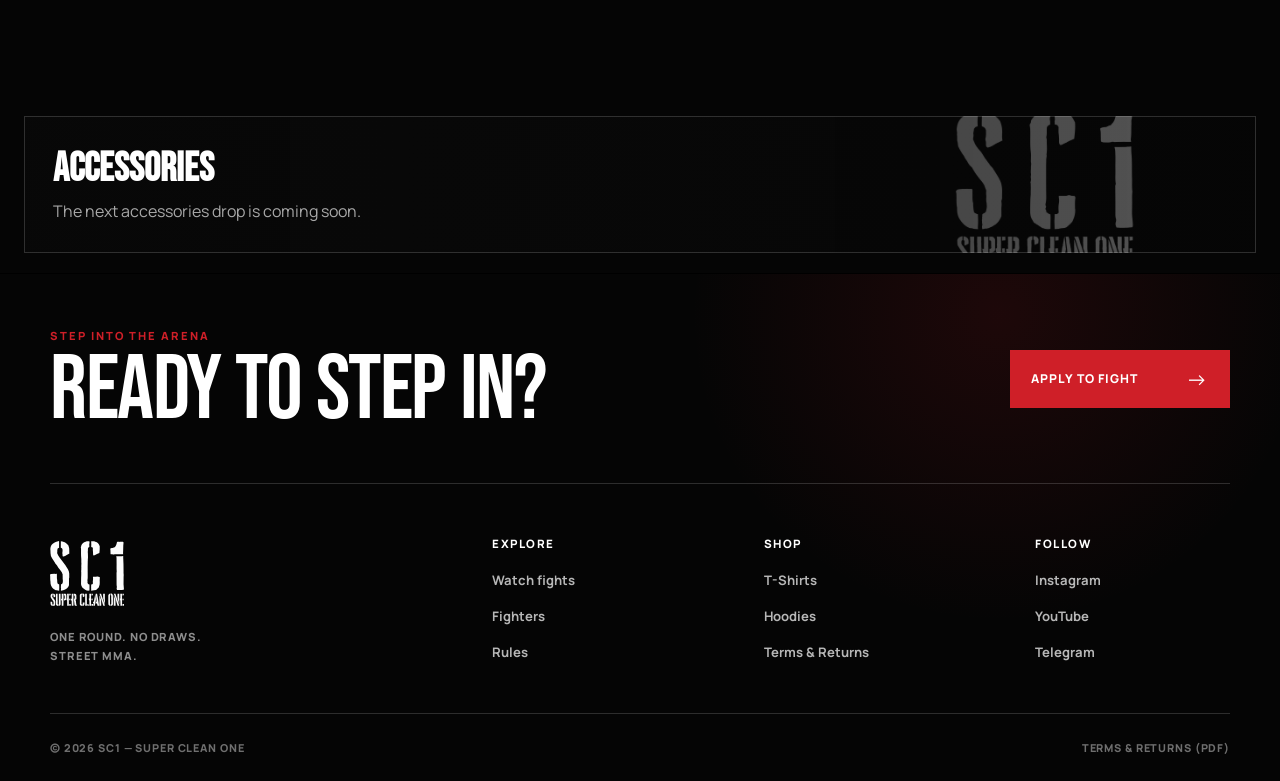
<file: webshop.html>
<!doctype html>
<html lang="en">
  <head>
    <meta charset="UTF-8" />
    <meta name="viewport" content="width=device-width, initial-scale=1.0" />
    <title>Official SC1 Merch | Super Clean One by SC1Simon</title>
    <meta
      name="description"
      content="Shop official SC1 (Super Clean One) street MMA clothing and merch from SC1Simon, including preorder T-shirts, hoodies, and future fight-night drops."
    />
    <meta name="author" content="SC1Simon" />
    <meta name="robots" content="index,follow,max-image-preview:large,max-snippet:-1" />
    <link rel="canonical" href="https://supercleanone.com/webshop.html" />
    <meta property="og:site_name" content="SC1 / Super Clean One" />
    <meta property="og:type" content="website" />
    <meta property="og:locale" content="en_US" />
    <meta property="og:title" content="Official SC1 Merch | Super Clean One by SC1Simon" />
    <meta property="og:description" content="Official SC1 street MMA clothing and Super Clean One merch from SC1Simon." />
    <meta property="og:url" content="https://supercleanone.com/webshop.html" />
    <meta property="og:image" content="https://supercleanone.com/shopbanner.png" />
    <meta property="og:image:alt" content="Official SC1 Super Clean One merchandise" />
    <meta name="twitter:card" content="summary_large_image" />
    <meta name="twitter:title" content="Official SC1 Merch | Super Clean One by SC1Simon" />
    <meta name="twitter:description" content="Official SC1 street MMA clothing and Super Clean One merch from SC1Simon." />
    <meta name="twitter:image" content="https://supercleanone.com/shopbanner.png" />
    <meta name="twitter:image:alt" content="Official SC1 Super Clean One merchandise" />
    <meta name="theme-color" content="#050505" />
    <link rel="preconnect" href="https://fonts.googleapis.com" />
    <link rel="preconnect" href="https://fonts.gstatic.com" crossorigin />
    <link
      href="https://fonts.googleapis.com/css2?family=Bebas+Neue&family=Manrope:wght@400;500;600;700;800&display=swap"
      rel="stylesheet"
    />
    <link rel="icon" href="favicon.ico" type="image/x-icon" />
    <script type="application/ld+json">
      {
        "@context": "https://schema.org",
        "@graph": [
          {
            "@type": "Organization",
            "@id": "https://supercleanone.com/#organization",
            "name": "SC1",
            "alternateName": ["Super Clean One", "SC1Simon"],
            "url": "https://supercleanone.com/",
            "logo": "https://supercleanone.com/sc1.svg",
            "sameAs": ["https://linktr.ee/sc1simon", "https://www.instagram.com/sc1simon/", "https://www.youtube.com/@sc1simon", "https://kick.com/sc1simon"]
          },
          {
            "@type": "CollectionPage",
            "@id": "https://supercleanone.com/webshop.html#webpage",
            "url": "https://supercleanone.com/webshop.html",
            "name": "Official SC1 Merch | Super Clean One by SC1Simon",
            "description": "Official SC1 street MMA clothing and Super Clean One merch from SC1Simon.",
            "isPartOf": { "@id": "https://supercleanone.com/#website" },
            "about": { "@id": "https://supercleanone.com/#organization" },
            "publisher": { "@id": "https://supercleanone.com/#organization" },
            "inLanguage": "en"
          }
        ]
      }
    </script>
    <style>
      :root {
        --shop-bg: #050505;
        --shop-panel: #0b0b0b;
        --shop-ink: #f6f6f6;
        --shop-muted: #a8a8a8;
        --shop-line: rgba(255, 255, 255, 0.16);
        --shop-red: #cf1f28;
        --shop-red-dark: #9e1119;
        --shop-header-height: 76px;
      }

      .shop-page,
      .shop-page * {
        box-sizing: border-box;
      }

      body.shop-standalone {
        margin: 0;
        overflow-x: hidden;
        background: var(--shop-bg);
        color: var(--shop-ink);
        font-family: "Manrope", "Segoe UI", sans-serif;
      }

      body.shop-standalone a {
        color: inherit;
        text-decoration: none;
      }

      body.shop-standalone .site-header {
        position: fixed;
        inset: 0 0 auto;
        z-index: 90;
        min-height: var(--shop-header-height);
        display: flex;
        align-items: center;
        justify-content: center;
        gap: 26px;
        padding: 0 28px;
        border-bottom: 1px solid var(--shop-line);
        background: rgba(3, 3, 3, 0.97);
      }

      body.shop-standalone .brand {
        position: absolute;
        left: 28px;
        top: 50%;
        display: inline-flex;
        transform: translateY(-50%);
      }

      body.shop-standalone .brand-logo {
        display: block;
        width: 54px;
        height: 54px;
        object-fit: contain;
      }

      body.shop-standalone .site-nav {
        display: inline-flex;
        align-items: center;
        gap: 22px;
      }

      body.shop-standalone .site-nav a {
        position: relative;
        display: inline-flex;
        align-items: center;
        min-height: 44px;
        color: #d5d5d5;
        font-size: 0.78rem;
        font-weight: 800;
        letter-spacing: 0.08em;
        text-transform: uppercase;
      }

      body.shop-standalone .site-nav a::after {
        content: "";
        position: absolute;
        left: 0;
        right: 0;
        bottom: 3px;
        height: 2px;
        background: #fff;
        transform: scaleX(0);
        transform-origin: center;
        transition: transform 0.18s ease;
      }

      body.shop-standalone .site-nav a:hover::after,
      body.shop-standalone .site-nav a.active::after {
        transform: scaleX(1);
      }

      body.shop-standalone .nav-toggle,
      body.shop-standalone #primaryNav {
        display: none;
      }

      body.shop-standalone .shop-page {
        padding-top: var(--shop-header-height);
      }

      .shop-page {
        min-height: 100vh;
        background:
          radial-gradient(circle at 50% 0%, rgba(207, 31, 40, 0.08), transparent 28%),
          #050505;
        color: var(--shop-ink);
        font-family: "Manrope", "Segoe UI", sans-serif;
      }

      .shop-wrap {
        width: min(1480px, calc(100% - 48px));
        margin: 0 auto;
      }

      .shop-hero {
        position: relative;
        min-height: 360px;
        display: flex;
        flex-direction: column;
        justify-content: center;
        align-items: stretch;
        overflow: hidden;
        border-bottom: 0;
        background:
          linear-gradient(90deg, rgba(0, 0, 0, 0.94) 0%, rgba(0, 0, 0, 0.7) 42%, rgba(0, 0, 0, 0.18) 76%),
          url("shopbanner.png") center / cover no-repeat;
      }

      @media (min-width: 761px) {
        .shop-hero {
          background:
            linear-gradient(90deg, rgba(0, 0, 0, 0.94) 0%, rgba(0, 0, 0, 0.68) 42%, rgba(0, 0, 0, 0.12) 76%),
            url("shopbanner.png") center 48% / cover no-repeat;
        }
      }

      .shop-hero::after {
        content: "";
        position: absolute;
        inset: -2px;
        pointer-events: none;
        background:
          linear-gradient(180deg, rgba(0, 0, 0, 0.05), rgba(0, 0, 0, 0.74)),
          radial-gradient(circle at 72% 52%, rgba(207, 31, 40, 0.2), transparent 24%);
      }

      .shop-hero-copy {
        position: relative;
        z-index: 1;
        width: min(1180px, calc(100% - 40px));
        margin: 0 auto;
        padding: 48px 0 16px;
      }

      .shop-kicker {
        margin: 0 0 12px;
        color: #c8c8c8;
        font-size: 0.76rem;
        font-weight: 800;
        letter-spacing: 0.2em;
        text-transform: uppercase;
      }

      .shop-hero h1 {
        margin: 0;
        max-width: 640px;
        color: #fff;
        font-family: "Bebas Neue", Impact, sans-serif;
        font-size: clamp(3.6rem, 7vw, 6.8rem);
        line-height: 0.88;
        letter-spacing: 0.025em;
        text-transform: uppercase;
      }

      .shop-hero-subtitle {
        margin: 14px 0 24px;
        color: #e2e2e2;
        font-size: 0.88rem;
        font-weight: 700;
        letter-spacing: 0.12em;
        text-transform: uppercase;
      }

      .shop-hero-cta {
        display: inline-flex;
        align-items: center;
        justify-content: center;
        min-height: 48px;
        padding: 0 26px;
        border: 1px solid var(--shop-red);
        background: var(--shop-red);
        color: #fff;
        font-size: 0.78rem;
        font-weight: 800;
        letter-spacing: 0.08em;
        text-transform: uppercase;
        transition: background 0.2s ease, transform 0.2s ease;
      }

      .shop-hero-cta:hover {
        background: var(--shop-red-dark);
        transform: translateY(-2px);
      }

      .shop-pillars {
        position: relative;
        z-index: 1;
        width: min(1480px, calc(100% - 48px));
        margin: 0 auto;
        padding-bottom: 24px;
        display: grid;
        grid-template-columns: repeat(3, minmax(0, 1fr));
        border: 0;
      }

      .shop-pillar {
        min-height: 44px;
        display: flex;
        align-items: center;
        justify-content: center;
        gap: 12px;
        border: 0;
        text-shadow: 0 2px 12px rgba(0, 0, 0, 0.8);
      }

      .shop-pillar:last-child {
        border-right: 0;
      }

      .shop-pillar svg {
        width: 24px;
        height: 24px;
        fill: none;
        stroke: #c7a982;
        stroke-width: 1.7;
      }

      .shop-pillar strong {
        color: #f4f4f4;
        font-size: 0.82rem;
        letter-spacing: 0.06em;
        text-transform: uppercase;
      }

      .shop-category {
        padding: 44px 0 16px;
      }

      .shop-section-heading {
        margin-bottom: 22px;
      }

      .shop-section-heading h2 {
        margin: 0;
        color: #fff;
        font-family: "Bebas Neue", Impact, sans-serif;
        font-size: clamp(2.25rem, 4vw, 3.4rem);
        line-height: 0.95;
        letter-spacing: 0.035em;
        text-transform: uppercase;
      }

      .shop-section-heading span {
        display: block;
        width: 40px;
        height: 4px;
        margin-top: 10px;
        background: var(--shop-red);
      }

      .shop-collection {
        min-height: 320px;
      }

      .tshirt-collection-shell {
        position: relative;
      }

      .shop-loading {
        margin: 0;
        padding: 30px 0;
        color: var(--shop-muted);
        font-size: 0.86rem;
        letter-spacing: 0.08em;
        text-transform: uppercase;
      }

      .shop-story {
        position: relative;
        min-height: 290px;
        margin: 28px 0 8px;
        display: flex;
        align-items: center;
        overflow: hidden;
        border: 1px solid var(--shop-line);
        background:
          linear-gradient(90deg, rgba(0, 0, 0, 0.95), rgba(0, 0, 0, 0.3)),
          url("sc3.jpg") center 46% / cover no-repeat;
      }

      .shop-story-copy {
        position: relative;
        z-index: 1;
        padding: clamp(28px, 5vw, 64px);
      }

      .shop-story h2 {
        margin: 0;
        max-width: 410px;
        color: #fff;
        font-family: "Bebas Neue", Impact, sans-serif;
        font-size: clamp(3.2rem, 7vw, 6rem);
        line-height: 0.82;
        letter-spacing: 0.02em;
        text-transform: uppercase;
      }

      .shop-story img {
        width: 64px;
        height: 64px;
        margin-top: 20px;
        object-fit: contain;
      }

      .shop-story--inline,
      .shop-story--inline.is-positioned {
        position: relative;
        top: auto;
        left: auto;
        display: flex;
        width: 100%;
        height: clamp(220px, 18vw, 280px);
        min-height: 220px;
        margin: 24px 0 4px;
        aspect-ratio: auto;
        border-color: rgba(207, 31, 40, 0.5);
        background:
          linear-gradient(90deg, rgba(0, 0, 0, 0.96) 0%, rgba(0, 0, 0, 0.68) 31%, rgba(0, 0, 0, 0.16) 70%, rgba(0, 0, 0, 0.42) 100%),
          url("sc3.jpg") center 46% / cover no-repeat;
        box-shadow: inset 0 0 60px rgba(0, 0, 0, 0.58), 0 12px 36px rgba(0, 0, 0, 0.38);
      }

      .shop-story--inline::after {
        content: "";
        position: absolute;
        top: 18px;
        right: 18px;
        width: 48px;
        height: 48px;
        border-top: 2px solid var(--shop-red);
        border-right: 2px solid var(--shop-red);
        opacity: 0.9;
      }

      .shop-story--inline .shop-story-copy {
        padding: clamp(26px, 4vw, 52px);
      }

      .shop-story-kicker {
        margin: 0 0 12px;
        color: #d8b98e;
        font-size: 0.72rem;
        font-weight: 800;
        letter-spacing: 0.18em;
        text-transform: uppercase;
      }

      .shop-story--inline h2 {
        max-width: 500px;
        font-size: clamp(3.2rem, 5vw, 5.4rem);
      }

      .shop-story--inline h2 span {
        display: block;
        white-space: nowrap;
      }

      .shop-story--inline img {
        width: 52px;
        height: 52px;
        margin-top: 14px;
      }

      .shop-accessories {
        margin: 28px 0 20px;
        padding: 28px;
        display: flex;
        align-items: center;
        justify-content: space-between;
        gap: 24px;
        border: 1px solid var(--shop-line);
        background:
          linear-gradient(90deg, rgba(8, 8, 8, 0.96), rgba(8, 8, 8, 0.68)),
          url("sc1logo.jpg") right center / 420px auto no-repeat;
      }

      .shop-accessories h2,
      .shop-accessories p {
        margin: 0;
      }

      .shop-accessories h2 {
        color: #fff;
        font-family: "Bebas Neue", Impact, sans-serif;
        font-size: 2.5rem;
        text-transform: uppercase;
      }

      .shop-accessories p {
        margin-top: 6px;
        color: var(--shop-muted);
        line-height: 1.6;
      }

      .shop-footer {
        border-top: 1px solid #000;
        background:
          radial-gradient(circle at 78% 8%, rgba(207, 31, 40, 0.12), transparent 28%),
          #050505;
        color: #b7b7b7;
      }

      .shop-footer a {
        color: inherit;
        text-decoration: none;
      }

      .shop-footer-cta,
      .shop-footer-main,
      .shop-footer-bottom {
        width: min(1180px, calc(100% - 48px));
        margin-inline: auto;
      }

      .shop-footer-cta {
        min-height: 210px;
        display: flex;
        align-items: center;
        justify-content: space-between;
        gap: 36px;
        padding: 42px 0;
        border-bottom: 1px solid var(--shop-line);
      }

      .shop-footer-eyebrow {
        margin: 0 0 8px;
        color: var(--shop-red);
        font-size: 0.7rem;
        font-weight: 900;
        letter-spacing: 0.18em;
        text-transform: uppercase;
      }

      .shop-footer-cta h2 {
        margin: 0;
        color: #fff;
        font-family: "Bebas Neue", Impact, sans-serif;
        font-size: clamp(3.8rem, 7.2vw, 7rem);
        font-weight: 400;
        line-height: 0.86;
        letter-spacing: -0.015em;
        text-transform: uppercase;
      }

      .shop-footer-apply {
        min-width: 220px;
        min-height: 58px;
        display: inline-flex;
        align-items: center;
        justify-content: space-between;
        gap: 28px;
        padding: 0 20px;
        border: 1px solid var(--shop-red);
        background: var(--shop-red);
        color: #fff !important;
        font-size: 0.76rem;
        font-weight: 900;
        letter-spacing: 0.08em;
        text-transform: uppercase;
        transition: background 0.18s ease, color 0.18s ease, transform 0.18s ease;
      }

      .shop-footer-apply span {
        font-size: 1.35rem;
        font-weight: 400;
        line-height: 1;
      }

      .shop-footer-apply:hover,
      .shop-footer-apply:focus-visible {
        background: transparent;
        color: #fff !important;
        outline: none;
        transform: translateY(-2px);
      }

      .shop-footer-main {
        display: grid;
        grid-template-columns: minmax(240px, 1.5fr) repeat(3, minmax(130px, 0.8fr));
        gap: clamp(34px, 6vw, 82px);
        padding: 52px 0 48px;
      }

      .shop-footer-brand {
        display: block;
        max-width: 270px;
      }

      .shop-footer-brand img {
        display: block;
        width: 74px;
        height: 74px;
        object-fit: contain;
      }

      .shop-footer-brand p {
        margin: 18px 0 0;
        color: #8e8e8e;
        font-size: 0.7rem;
        font-weight: 800;
        line-height: 1.65;
        letter-spacing: 0.08em;
        text-transform: uppercase;
      }

      .shop-footer-column h3 {
        margin: 0 0 17px;
        color: #fff;
        font-size: 0.72rem;
        font-weight: 900;
        letter-spacing: 0.13em;
        text-transform: uppercase;
      }

      .shop-footer-column ul {
        margin: 0;
        padding: 0;
        list-style: none;
      }

      .shop-footer-column li + li {
        margin-top: 12px;
      }

      .shop-footer-column a {
        position: relative;
        display: inline-flex;
        align-items: center;
        min-height: 24px;
        color: #909090;
        font-size: 0.82rem;
        font-weight: 700;
        transition: color 0.18s ease, transform 0.18s ease;
      }

      .shop-footer-column a::after {
        content: "";
        position: absolute;
        left: 0;
        right: 0;
        bottom: 0;
        height: 1px;
        background: var(--shop-red);
        transform: scaleX(0);
        transform-origin: left;
        transition: transform 0.18s ease;
      }

      .shop-footer-column a:hover,
      .shop-footer-column a:focus-visible {
        color: #fff;
        outline: none;
        transform: translateX(2px);
      }

      .shop-footer-column a:hover::after,
      .shop-footer-column a:focus-visible::after {
        transform: scaleX(1);
      }

      .shop-footer-bottom {
        min-height: 68px;
        display: flex;
        align-items: center;
        justify-content: space-between;
        gap: 24px;
        padding: 18px 0;
        border-top: 1px solid var(--shop-line);
        color: #6f6f6f;
        font-size: 0.68rem;
        font-weight: 800;
        letter-spacing: 0.08em;
        text-transform: uppercase;
      }

      .shop-footer-bottom a {
        color: #a7a7a7;
        transition: color 0.18s ease;
      }

      .shop-footer-bottom a:hover,
      .shop-footer-bottom a:focus-visible {
        color: #fff;
        outline: none;
      }

      body.shop-standalone .shopify-buy-frame--toggle,
      body[data-active-view="webshop"] .shopify-buy-frame--toggle {
        display: block !important;
        visibility: visible !important;
        position: fixed !important;
        top: 17px !important;
        right: 20px !important;
        left: auto !important;
        bottom: auto !important;
        width: 62px !important;
        height: 42px !important;
        transform: none !important;
        z-index: 120 !important;
        border: 1px solid rgba(207, 31, 40, 0.58) !important;
        background: rgba(6, 6, 6, 0.94) !important;
        box-shadow: 0 0 0 1px rgba(255, 255, 255, 0.04), 0 8px 22px rgba(0, 0, 0, 0.36) !important;
      }

      body.sc1-navigation-ready.sc1-cart-connected .shopify-buy-frame--toggle {
        display: none !important;
        visibility: hidden !important;
        pointer-events: none !important;
      }

      body.shop-standalone .shopify-buy-modal-wrapper.is-active,
      body[data-active-view="webshop"] .shopify-buy-modal-wrapper.is-active {
        position: fixed !important;
        top: 50% !important;
        right: auto !important;
        bottom: auto !important;
        left: 50% !important;
        width: min(880px, calc(100vw - 56px)) !important;
        height: min(600px, calc(100vh - 56px)) !important;
        transform: translate(-50%, -50%) !important;
        overflow: hidden !important;
        border: 1px solid rgba(207, 31, 40, 0.72) !important;
        background: #080808 !important;
        box-shadow: 0 24px 80px rgba(0, 0, 0, 0.75) !important;
        z-index: 10000 !important;
      }

      body.shop-standalone .shopify-buy-modal-wrapper.is-active iframe,
      body[data-active-view="webshop"] .shopify-buy-modal-wrapper.is-active iframe {
        display: block !important;
        width: calc(100% + 18px) !important;
        height: 100% !important;
      }

      .sc1-modal-close-proxy {
        position: absolute;
        top: 8px;
        right: 8px;
        z-index: 10002;
        width: 48px;
        height: 48px;
        display: flex;
        align-items: center;
        justify-content: center;
        padding: 0;
        border: 1px solid rgba(207, 31, 40, 0.78);
        border-radius: 0;
        background: #0b0b0b;
        color: #fff;
        font: 400 30px/1 Arial, sans-serif;
        cursor: pointer;
      }

      .sc1-modal-close-proxy:hover,
      .sc1-modal-close-proxy:focus-visible {
        background: var(--shop-red);
        outline: none;
      }

      @media (min-width: 601px) {
        .sc1-modal-close-proxy {
          top: 18px;
          right: 18px;
        }
      }

      .sc1-shop-modal-backdrop {
        appearance: none;
        position: fixed;
        inset: 0;
        z-index: 9999;
        width: 100%;
        height: 100%;
        margin: 0;
        padding: 0;
        border: 0;
        background: rgba(0, 0, 0, 0.82);
        cursor: default;
      }

      html.sc1-shop-modal-open,
      html.sc1-shop-modal-open body,
      body.sc1-shop-modal-open {
        overflow: hidden !important;
      }

      @media (max-width: 1050px) and (min-width: 761px) {
        .shop-story--inline,
        .shop-story--inline.is-positioned {
          width: 100%;
        }

        .shop-footer-main {
          grid-template-columns: 1.4fr repeat(3, 1fr);
          gap: 30px;
        }

        .shop-footer-cta h2 {
          font-size: clamp(4.2rem, 8.6vw, 6.2rem);
        }
      }

      @media (max-width: 760px) {
        html.mobile-nav-open,
        body.mobile-nav-open {
          overflow: hidden !important;
          overscroll-behavior: none !important;
        }

        :root {
          --shop-header-height: 64px;
        }

        body.shop-standalone .site-header {
          min-height: 64px;
          justify-content: flex-start;
          padding: 0 12px;
        }

        body.shop-standalone .brand {
          left: 12px;
        }

        body.shop-standalone .brand-logo {
          width: 44px;
          height: 44px;
        }

        body.shop-standalone .site-nav-desktop {
          display: none;
        }

        body.shop-standalone .nav-toggle {
          position: absolute;
          top: 50%;
          right: 92px;
          display: inline-flex;
          align-items: center;
          justify-content: center;
          min-height: 40px;
          padding: 0 13px;
          transform: translateY(-50%);
          border: 1px solid var(--shop-line);
          background: #111;
          color: #fff;
          font: inherit;
          font-size: 0.72rem;
          font-weight: 800;
          letter-spacing: 0.08em;
          text-transform: uppercase;
        }

        body.shop-standalone #primaryNav {
          position: fixed;
          top: 64px;
          left: 0;
          right: 0;
          z-index: 100;
          width: 100%;
          padding: 12px;
          flex-direction: column;
          gap: 8px;
          border-top: 1px solid var(--shop-line);
          background: rgba(3, 3, 3, 0.99);
          box-shadow: 0 18px 36px rgba(0, 0, 0, 0.56);
        }

        body.shop-standalone #primaryNav.is-open {
          display: flex;
        }

        body.shop-standalone #primaryNav a,
        body.shop-standalone #primaryNav .menu-close {
          display: flex;
          align-items: center;
          justify-content: center;
          width: 100%;
          min-height: 46px;
          padding: 0 14px;
          border: 1px solid var(--shop-line);
          background: #0d0d0d;
          color: #fff;
          font: inherit;
          font-size: 0.78rem;
          font-weight: 800;
          letter-spacing: 0.08em;
          text-transform: uppercase;
        }

        body.shop-standalone #primaryNav .menu-close {
          width: auto;
          align-self: flex-end;
        }

        body.shop-standalone .shopify-buy-frame--toggle {
          top: 13px !important;
          right: 10px !important;
          width: 58px !important;
          height: 38px !important;
        }

        body[data-active-view="webshop"] .shopify-buy-frame--toggle {
          top: 18px !important;
          right: 10px !important;
          width: 58px !important;
          height: 38px !important;
        }

        body.shop-standalone .shopify-buy-modal-wrapper.is-active,
        body[data-active-view="webshop"] .shopify-buy-modal-wrapper.is-active {
          top: max(6px, env(safe-area-inset-top)) !important;
          right: 6px !important;
          bottom: max(6px, env(safe-area-inset-bottom)) !important;
          left: 6px !important;
          width: auto !important;
          height: auto !important;
          transform: none !important;
        }

        body.shop-standalone .shopify-buy-modal-wrapper.is-active iframe,
        body[data-active-view="webshop"] .shopify-buy-modal-wrapper.is-active iframe {
          width: 100% !important;
          max-width: 100% !important;
        }

        .shop-wrap,
        .shop-hero-copy,
        .shop-pillars {
          width: min(100% - 28px, 680px);
        }

        .shop-hero {
          min-height: 330px;
          background-position: center;
        }

        .shop-hero h1 {
          max-width: 290px;
          font-size: clamp(3.35rem, 17vw, 5rem);
        }

        .shop-hero-subtitle {
          max-width: 260px;
          line-height: 1.6;
        }

        .shop-hero-cta {
          min-height: 50px;
          width: min(100%, 220px);
        }

        .shop-pillar {
          min-height: 48px;
          gap: 6px;
          flex-direction: column;
          text-align: center;
        }

        .shop-pillar svg {
          width: 20px;
          height: 20px;
        }

        .shop-pillar strong {
          font-size: 0.64rem;
          letter-spacing: 0.03em;
        }

        .shop-category {
          padding-top: 36px;
        }

        .shop-story--inline,
        .shop-story--inline.is-positioned {
          position: relative;
          top: auto;
          left: auto;
          display: flex;
          width: 100%;
          min-height: 220px;
          margin: 28px 0 0;
          aspect-ratio: auto;
          background-position: 58% 46%;
        }

        .shop-story--inline h2 {
          max-width: 250px;
          font-size: clamp(3rem, 16vw, 4.6rem);
        }

        .shop-accessories {
          padding: 24px 20px;
          background-size: 260px auto;
        }

        .shop-footer-cta,
        .shop-footer-main,
        .shop-footer-bottom {
          width: min(100% - 36px, 680px);
        }

        .shop-footer-cta {
          min-height: 0;
          align-items: flex-start;
          flex-direction: column;
          gap: 28px;
          padding: 42px 0;
        }

        .shop-footer-cta h2 {
          font-size: clamp(3.8rem, 18vw, 5.5rem);
        }

        .shop-footer-apply {
          width: 100%;
        }

        .shop-footer-main {
          grid-template-columns: repeat(2, minmax(0, 1fr));
          gap: 38px 24px;
          padding: 42px 0;
        }

        .shop-footer-brand {
          grid-column: 1 / -1;
        }

        .shop-footer-bottom {
          align-items: flex-start;
          flex-direction: column;
          gap: 10px;
          padding: 22px 0 28px;
        }
      }

      .mobile-nav-backdrop {
        display: none;
      }

      @media (max-width: 760px) {
        body.mobile-nav-open .site-header {
          z-index: 10003 !important;
        }

        .mobile-nav-backdrop {
          position: fixed !important;
          inset: 0 !important;
          z-index: 100 !important;
          display: block !important;
          width: 100vw !important;
          height: 100dvh !important;
          margin: 0 !important;
          padding: 0 !important;
          border: 0 !important;
          border-radius: 0 !important;
          background: rgba(0, 0, 0, 0.68) !important;
          opacity: 0 !important;
          visibility: hidden !important;
          pointer-events: none !important;
          backdrop-filter: blur(2px) !important;
          transition: opacity 0.32s ease, visibility 0s linear 0.32s !important;
        }

        body.mobile-nav-open .mobile-nav-backdrop {
          opacity: 1 !important;
          visibility: visible !important;
          pointer-events: auto !important;
          transition-delay: 0s !important;
        }

        body.shop-standalone #primaryNav,
        body[data-active-view="webshop"] #primaryNav {
          position: fixed !important;
          inset: 0 auto 0 0 !important;
          z-index: 101 !important;
          display: flex !important;
          width: min(82vw, 390px) !important;
          height: 100dvh !important;
          max-height: none !important;
          margin: 0 !important;
          padding: 92px 26px 36px !important;
          align-items: stretch !important;
          justify-content: flex-start !important;
          flex-direction: column !important;
          gap: 2px !important;
          overflow-x: hidden !important;
          overflow-y: auto !important;
          border: 0 !important;
          border-right: 1px solid rgba(255, 255, 255, 0.13) !important;
          border-radius: 0 !important;
          background: #111 !important;
          box-shadow: 24px 0 56px rgba(0, 0, 0, 0.58) !important;
          opacity: 1 !important;
          visibility: hidden !important;
          pointer-events: none !important;
          transform: translate3d(-104%, 0, 0) !important;
          transition: transform 0.34s cubic-bezier(0.22, 0.8, 0.2, 1), visibility 0s linear 0.34s !important;
          will-change: transform !important;
        }

        body.shop-standalone #primaryNav.is-open,
        body[data-active-view="webshop"] #primaryNav.is-open {
          visibility: visible !important;
          pointer-events: auto !important;
          transform: translate3d(0, 0, 0) !important;
          transition-delay: 0s !important;
        }

        body.shop-standalone #primaryNav .menu-close,
        body[data-active-view="webshop"] #primaryNav .menu-close {
          position: absolute !important;
          top: 22px !important;
          left: 22px !important;
          display: block !important;
          width: 42px !important;
          min-width: 42px !important;
          height: 42px !important;
          min-height: 42px !important;
          margin: 0 !important;
          padding: 0 !important;
          border: 0 !important;
          background: transparent !important;
          color: #fff !important;
          font-size: 0 !important;
          cursor: pointer !important;
          outline: none !important;
        }

        body.shop-standalone #primaryNav .menu-close:focus-visible,
        body[data-active-view="webshop"] #primaryNav .menu-close:focus-visible {
          background: rgba(255, 255, 255, 0.06) !important;
        }

        body.shop-standalone #primaryNav .menu-close::before,
        body.shop-standalone #primaryNav .menu-close::after,
        body[data-active-view="webshop"] #primaryNav .menu-close::before,
        body[data-active-view="webshop"] #primaryNav .menu-close::after {
          content: "" !important;
          position: absolute !important;
          top: 20px !important;
          left: 8px !important;
          width: 26px !important;
          height: 2px !important;
          background: #fff !important;
        }

        body.shop-standalone #primaryNav .menu-close::before,
        body[data-active-view="webshop"] #primaryNav .menu-close::before {
          transform: rotate(45deg) !important;
        }

        body.shop-standalone #primaryNav .menu-close::after,
        body[data-active-view="webshop"] #primaryNav .menu-close::after {
          transform: rotate(-45deg) !important;
        }

        body.shop-standalone #primaryNav a,
        body[data-active-view="webshop"] #primaryNav a,
        body[data-active-view="webshop"] #primaryNav .tab-button,
        body[data-active-view="webshop"] #primaryNav .tab-button[data-view="webshop"] {
          display: inline-flex !important;
          width: 100% !important;
          min-height: 52px !important;
          margin: 0 !important;
          padding: 8px 2px !important;
          align-items: center !important;
          justify-content: flex-start !important;
          border: 0 !important;
          border-bottom: 1px solid rgba(255, 255, 255, 0.08) !important;
          border-radius: 0 !important;
          background: transparent !important;
          color: #f2f2f2 !important;
          font-family: "Bebas Neue", Impact, sans-serif !important;
          font-size: 1.55rem !important;
          font-weight: 400 !important;
          line-height: 1 !important;
          letter-spacing: 0.055em !important;
          text-align: left !important;
          text-transform: uppercase !important;
          transition: color 0.18s ease, padding-left 0.18s ease !important;
        }

        body.shop-standalone #primaryNav a::after,
        body[data-active-view="webshop"] #primaryNav a::after {
          display: none !important;
        }

        body.shop-standalone #primaryNav a:hover,
        body.shop-standalone #primaryNav a:focus-visible,
        body.shop-standalone #primaryNav a.active,
        body.shop-standalone #primaryNav a[aria-current="page"],
        body[data-active-view="webshop"] #primaryNav a:hover,
        body[data-active-view="webshop"] #primaryNav a:focus-visible,
        body[data-active-view="webshop"] #primaryNav a.active,
        body[data-active-view="webshop"] #primaryNav a[aria-current="page"],
        body[data-active-view="webshop"] #primaryNav .tab-button.active {
          padding-left: 10px !important;
          color: #d3272f !important;
        }

        body.shop-standalone .nav-toggle {
          left: 12px !important;
          right: auto !important;
          width: 42px !important;
          min-width: 42px !important;
          height: 42px !important;
          min-height: 42px !important;
          padding: 0 !important;
          border: 1px solid rgba(211, 39, 47, 0.72) !important;
          background: #090909 !important;
          font-size: 0 !important;
        }

        body.shop-standalone .nav-toggle-icon {
          position: relative !important;
          display: block !important;
          width: 20px !important;
          height: 2px !important;
          background: #fff !important;
        }

        body.shop-standalone .nav-toggle-icon::before,
        body.shop-standalone .nav-toggle-icon::after {
          content: "" !important;
          position: absolute !important;
          left: 0 !important;
          width: 20px !important;
          height: 2px !important;
          background: #fff !important;
        }

        body.shop-standalone .nav-toggle-icon::before {
          top: -6px !important;
        }

        body.shop-standalone .nav-toggle-icon::after {
          top: 6px !important;
        }
      }
    </style>
    <link rel="stylesheet" href="navigation.css?v=20260930nav5" />
  </head>
  <body class="shop-standalone">
    <div id="sc1-navigation"></div>

    <main class="shop-page">
      <section class="shop-hero" aria-labelledby="shop-hero-title">
        <div class="shop-hero-copy">
          <p class="shop-kicker">Official SC1 store</p>
          <h1 id="shop-hero-title">SC1 Official Merch</h1>
          <p class="shop-hero-subtitle">Street MMA — SuperCleanOne</p>
        </div>
        <section class="shop-pillars" aria-label="SC1 principles">
          <div class="shop-pillar">
            <svg viewBox="0 0 24 24" aria-hidden="true"><path d="M4 14c2-5 5-8 8-8s6 3 8 8M7 12l-2 6m12-6 2 6M9 9l-1-4m7 4 1-4"/></svg>
            <strong>One round.</strong>
          </div>
          <div class="shop-pillar">
            <svg viewBox="0 0 24 24" aria-hidden="true"><path d="M8 4v5l4 3 4-3V4M6 20l2-8m10 8-2-8M4 4h4m8 0h4"/></svg>
            <strong>No draws.</strong>
          </div>
          <div class="shop-pillar">
            <svg viewBox="0 0 24 24" aria-hidden="true"><circle cx="12" cy="12" r="8"/><path d="M4 12h16M12 4c3 3 3 13 0 16M12 4c-3 3-3 13 0 16"/></svg>
            <strong>Street MMA.</strong>
          </div>
        </section>
      </section>

      <div class="shop-wrap">
        <section class="shop-category" id="tshirts" aria-labelledby="tshirts-title">
          <header class="shop-section-heading">
            <h2 id="tshirts-title">T-Shirts</h2>
            <span aria-hidden="true"></span>
          </header>
          <div class="tshirt-collection-shell">
            <div class="shop-collection" id="collection-component-1786893064624">
              <p class="shop-loading">Loading T-shirts…</p>
            </div>
            <section class="shop-story shop-story--inline" aria-label="SC1 brand story">
              <div class="shop-story-copy">
                <p class="shop-story-kicker">SC1 / Street MMA</p>
                <h2><span>Built for</span><span>The streets</span></h2>
                <img src="sc1.svg" alt="SC1" />
              </div>
            </section>
          </div>
        </section>

        <section class="shop-category" id="hoodies" aria-labelledby="hoodies-title">
          <header class="shop-section-heading">
            <h2 id="hoodies-title">Hoodies</h2>
            <span aria-hidden="true"></span>
          </header>
          <div class="shop-collection" id="collection-component-1786893101365">
            <p class="shop-loading">Loading hoodies…</p>
          </div>
        </section>

        <aside class="shop-accessories">
          <div>
            <h2>Accessories</h2>
            <p>The next accessories drop is coming soon.</p>
          </div>
        </aside>

      </div>

      <footer class="shop-footer" aria-label="SC1 footer">
        <div class="shop-footer-cta">
          <div>
            <p class="shop-footer-eyebrow">Step into the arena</p>
            <h2>Ready to step&nbsp;in?</h2>
          </div>
          <a class="shop-footer-apply" href="index.html#apply">
            Apply to Fight <span aria-hidden="true">&rarr;</span>
          </a>
        </div>

        <div class="shop-footer-main">
          <a class="shop-footer-brand" href="index.html#home" aria-label="SC1 home">
            <img src="sc1.svg" alt="SC1" />
            <p>One round. No draws.<br />Street MMA.</p>
          </a>

          <nav class="shop-footer-column" aria-label="Explore">
            <h3>Explore</h3>
            <ul>
              <li><a href="https://www.youtube.com/playlist?list=PLPYLKNd1GJ5s" target="_blank" rel="noopener noreferrer">Watch fights</a></li>
              <li><a href="athletes.html">Fighters</a></li>
              <li><a href="index.html#about">Rules</a></li>
            </ul>
          </nav>

          <nav class="shop-footer-column" aria-label="Shop">
            <h3>Shop</h3>
            <ul>
              <li><a href="webshop.html#tshirts" data-shop-target="tshirts">T-Shirts</a></li>
              <li><a href="webshop.html#hoodies" data-shop-target="hoodies">Hoodies</a></li>
              <li><a href="output/pdf/sc1-terms-and-returns.pdf" target="_blank" rel="noopener">Terms &amp; Returns</a></li>
            </ul>
          </nav>

          <nav class="shop-footer-column" aria-label="Follow SC1">
            <h3>Follow</h3>
            <ul>
              <li><a href="https://www.instagram.com/sc1simon/" target="_blank" rel="noopener noreferrer">Instagram</a></li>
              <li><a href="https://www.youtube.com/@sc1simon" target="_blank" rel="noopener noreferrer">YouTube</a></li>
              <li><a href="https://telegram.me/+ohwFt9qF6LZlNjE8" target="_blank" rel="noopener noreferrer">Telegram</a></li>
            </ul>
          </nav>
        </div>

        <div class="shop-footer-bottom">
          <span>&copy; 2026 SC1 &mdash; Super Clean One</span>
          <a href="output/pdf/sc1-terms-and-returns.pdf" target="_blank" rel="noopener">Terms &amp; Returns (PDF)</a>
        </div>
      </footer>
    </main>

    <script>
      (function initSc1Shop() {
        var SHOPIFY_DOMAIN = "gkptcw-1n.myshopify.com";
        var STOREFRONT_TOKEN = "701c499b5775c128bda993ac9323d0b6";
        var MONEY_FORMAT = "%7B%7Bamount_with_space_separator%7D%7D%20kr";
        var collections = [
          { id: "710873022809", nodeId: "collection-component-1786893064624" },
          { id: "710873088345", nodeId: "collection-component-1786893101365" },
        ];
        var modalReturnScrollY = null;
        var modalLockActive = false;
        var lastShopScrollY = Math.max(0, window.scrollY || window.pageYOffset || 0);
        var cartToggleDocument = null;
        var cartToggleObserver = null;
        var sharedCart = null;

        // Read Shopify's own rendered count; an unloaded cart is unknown, not empty.
        function findCartToggle() {
          var frames = document.querySelectorAll('.shopify-buy-frame--toggle iframe');
          for (var index = 0; index < frames.length; index += 1) {
            try {
              var doc = frames[index].contentDocument;
              var toggle = doc && doc.querySelector('.shopify-buy__cart-toggle');
              if (toggle) return toggle;
            } catch (_error) {
              // Leave the original Shopify control available if its frame is inaccessible.
            }
          }
          return null;
        }

        function openSharedCart() {
          if (document.querySelector('.shopify-buy-frame--cart.is-active')) return true;
          var toggle = findCartToggle();
          if (!toggle) return false;
          toggle.click();
          return Boolean(document.querySelector('.shopify-buy-frame--cart.is-active'));
        }

        function consumeCartOpenRequest() {
          if (!sharedCart) return;
          var requested = window.SC1_CART_OPEN_REQUESTED === true;
          var requestedUrl = new URL(window.location.href);
          var requestedInUrl = requestedUrl.searchParams.get('cart') === 'open';
          requested = requested || requestedInUrl;
          try {
            requested = requested || window.sessionStorage.getItem('sc1:open-cart') === '1';
          } catch (_error) {}
          if (!requested || !openSharedCart()) return;

          window.SC1_CART_OPEN_REQUESTED = false;
          try { window.sessionStorage.removeItem('sc1:open-cart'); } catch (_error) {}
          if (requestedInUrl) {
            requestedUrl.searchParams.delete('cart');
            window.history.replaceState(window.history.state, '', requestedUrl.pathname + requestedUrl.search + requestedUrl.hash);
          }
        }

        function syncSharedCart(doc, frame) {
          if (!doc || !frame || frame.name !== 'frame-toggle') return;
          if (cartToggleDocument !== doc && doc.body) {
            if (cartToggleObserver) cartToggleObserver.disconnect();
            cartToggleDocument = doc;
            cartToggleObserver = new MutationObserver(function () { syncSharedCart(doc, frame); });
            cartToggleObserver.observe(doc.body, { childList: true, subtree: true, characterData: true });
          }

          var toggle = doc.querySelector('.shopify-buy__cart-toggle');
          var countElement = doc.querySelector('.shopify-buy__cart-toggle__count');
          var countText = countElement ? countElement.textContent.trim() : '';
          if (!toggle || !/^\d+$/.test(countText) || !document.querySelector('.shopify-buy-frame--cart')) return;
          var count = Number(countText);
          if (!Number.isSafeInteger(count)) return;

          var changed = !sharedCart || sharedCart.count !== count;
          if (!sharedCart) sharedCart = { open: openSharedCart, count: count };
          sharedCart.count = count;
          window.SC1_CART = sharedCart;
          if (document.body.classList.contains('sc1-navigation-ready') && !document.body.classList.contains('sc1-cart-connected')) {
            document.body.classList.add('sc1-cart-connected');
          }
          if (changed) {
            try { window.localStorage.setItem('sc1:cart-count', String(count)); } catch (_error) {}
            window.dispatchEvent(new CustomEvent('sc1:cart-update', { detail: { count: count } }));
          }
          positionCart();
          consumeCartOpenRequest();
        }

        window.addEventListener('hashchange', consumeCartOpenRequest);
        window.addEventListener('popstate', consumeCartOpenRequest);

        window.addEventListener("scroll", function () {
          var modalIsOpening = Boolean(document.querySelector(".shopify-buy-modal-wrapper.is-active"));
          if (!modalLockActive && !modalIsOpening) {
            lastShopScrollY = Math.max(0, window.scrollY || window.pageYOffset || 0);
          }
        }, { passive: true });

        function createOptions() {
          return {
            product: {
              buttonDestination: "modal",
              contents: { options: false, button: true },
              text: { button: "View product" },
              styles: {
                product: { "max-width": "100%", "margin": "0", "width": "100%" },
                button: { "display": "none" },
                title: {
                  "font-family": "Bebas Neue, Impact, sans-serif",
                  "font-size": "22px",
                  "color": "#ffffff",
                },
                price: {
                  "font-family": "Manrope, sans-serif",
                  "font-size": "16px",
                  "font-weight": "800",
                  "color": "#ffffff",
                },
              },
            },
            productSet: {
              styles: {
                products: { "margin": "0" },
              },
            },
            modalProduct: {
              contents: {
                img: false,
                imgWithCarousel: true,
                button: true,
                buttonWithQuantity: false,
              },
              text: { button: "Add to cart" },
              styles: {
                product: { "max-width": "100%", "margin": "0" },
                button: {
                  "font-family": "Manrope, sans-serif",
                  "font-size": "15px",
                  "font-weight": "800",
                  "background-color": "#cf1f28",
                  ":hover": { "background-color": "#9e1119" },
                  ":focus": { "background-color": "#9e1119" },
                  "border-radius": "0",
                },
                title: { "font-family": "Bebas Neue, Impact, sans-serif", "color": "#ffffff" },
                price: { "color": "#ffffff" },
                description: { "color": "#e3e3e3" },
              },
            },
            modal: {
              styles: { modal: { "background-color": "rgba(0,0,0,0.82)" } },
            },
            cart: {
              text: { total: "Subtotal", button: "Checkout" },
              styles: {
                button: {
                  "font-family": "Manrope, sans-serif",
                  "font-weight": "800",
                  "background-color": "#cf1f28",
                  ":hover": { "background-color": "#9e1119" },
                  ":focus": { "background-color": "#9e1119" },
                  "border-radius": "0",
                },
              },
            },
            toggle: {
              styles: {
                toggle: {
                  "font-family": "Manrope, sans-serif",
                  "background-color": "transparent",
                  "padding": "0",
                  ":hover": { "background-color": "transparent" },
                  ":focus": { "background-color": "transparent" },
                },
                count: { "font-size": "15px", "color": "#ffffff" },
                iconPath: { "fill": "#ffffff" },
              },
            },
          };
        }

        function loadShopifySdk() {
          if (window.ShopifyBuy && window.ShopifyBuy.UI) {
            startShop();
            return;
          }

          var existing = document.getElementById("sc1-shopify-sdk");
          if (existing) {
            existing.addEventListener("load", startShop, { once: true });
            return;
          }

          var script = document.createElement("script");
          script.id = "sc1-shopify-sdk";
          script.async = true;
          script.src = "https://sdks.shopifycdn.com/buy-button/latest/buy-button-storefront.min.js";
          script.addEventListener("load", startShop, { once: true });
          document.head.appendChild(script);
        }

        function startShop() {
          if (!window.ShopifyBuy || !window.ShopifyBuy.UI) {
            return;
          }

          var client = window.ShopifyBuy.buildClient({
            domain: SHOPIFY_DOMAIN,
            storefrontAccessToken: STOREFRONT_TOKEN,
          });

          window.ShopifyBuy.UI.onReady(client).then(function (ui) {
            collections.forEach(function (collection) {
              var node = document.getElementById(collection.nodeId);
              if (!node || node.dataset.shopifyMounted === "true") {
                return;
              }

              node.dataset.shopifyMounted = "true";
              node.innerHTML = "";
              ui.createComponent("collection", {
                id: collection.id,
                node: node,
                moneyFormat: MONEY_FORMAT,
                options: createOptions(),
              });
            });

            beginFrameEnhancements();
          });
        }

        function positionCart() {
          if (document.body.classList.contains('sc1-navigation-ready') && document.body.classList.contains('sc1-cart-connected')) {
            document.querySelectorAll('.shopify-buy-frame--toggle').forEach(function (frame) {
              frame.style.setProperty('display', 'none', 'important');
              frame.style.setProperty('visibility', 'hidden', 'important');
              frame.dataset.sc1CartLayout = 'shared-navigation';
            });
            return;
          }
          var mobile = window.matchMedia("(max-width: 760px)").matches;
          var standalone = document.body.classList.contains("shop-standalone");
          var header = document.querySelector(".sc1-header") || document.querySelector(".site-header");
          var headerRect = header ? header.getBoundingClientRect() : null;
          var cartHeight = mobile ? 38 : 42;
          var cartWidth = mobile ? 58 : 62;
          var cartTop = mobile
            ? standalone
              ? 13
              : 18
            : headerRect
              ? Math.max(8, Math.round(headerRect.top + (headerRect.height - cartHeight) / 2))
              : 17;
          var cartRight = mobile ? 10 : 20;
          var cartLayoutKey = [mobile ? "mobile" : "desktop", standalone ? "standalone" : "spa", cartTop, cartRight].join(":");

          document.querySelectorAll(".shopify-buy-frame--toggle").forEach(function (frame) {
            var iframe = frame.querySelector("iframe");
            if (frame.dataset.sc1CartLayout === cartLayoutKey && iframe) {
              return;
            }

            frame.style.setProperty("display", "block", "important");
            frame.style.setProperty("visibility", "visible", "important");
            frame.style.setProperty("overflow", "visible", "important");
            frame.style.setProperty("position", "fixed", "important");
            frame.style.setProperty("top", cartTop + "px", "important");
            frame.style.setProperty("right", cartRight + "px", "important");
            frame.style.setProperty("left", "auto", "important");
            frame.style.setProperty("bottom", "auto", "important");
            frame.style.setProperty("width", cartWidth + "px", "important");
            frame.style.setProperty("height", cartHeight + "px", "important");
            frame.style.setProperty("transform", "none", "important");
            frame.style.setProperty("transition", "none", "important");
            frame.style.setProperty("animation", "none", "important");
            frame.style.setProperty("will-change", "auto", "important");
            frame.style.setProperty("z-index", "120", "important");

            if (iframe) {
              iframe.style.setProperty("display", "block", "important");
              iframe.style.setProperty("width", cartWidth + "px", "important");
              iframe.style.setProperty("height", cartHeight + "px", "important");
              iframe.style.setProperty("overflow", "hidden", "important");
            }

            frame.dataset.sc1CartLayout = cartLayoutKey;
          });
        }

        function rememberModalScrollPosition() {
          var modalIsOpening = Boolean(document.querySelector(".shopify-buy-modal-wrapper.is-active"));
          if (!modalLockActive && !modalIsOpening) {
            lastShopScrollY = Math.max(0, window.scrollY || window.pageYOffset || 0);
          }
          modalReturnScrollY = lastShopScrollY;
        }

        function releaseModalLock() {
          var restoreScrollY = modalReturnScrollY;
          modalReturnScrollY = null;
          if (Number.isFinite(restoreScrollY)) {
            lastShopScrollY = restoreScrollY;
          }
          modalLockActive = false;
          var backdrop = document.querySelector(".sc1-shop-modal-backdrop");
          if (backdrop) {
            backdrop.remove();
          }

          document.documentElement.classList.remove("sc1-shop-modal-open");
          document.body.classList.remove("sc1-shop-modal-open");
          document.documentElement.classList.remove("shopify-buy-modal-is-active");
          document.body.classList.remove("shopify-buy-modal-is-active");

          if (document.documentElement.style.overflow === "hidden") {
            document.documentElement.style.removeProperty("overflow");
          }
          if (document.body.style.overflow === "hidden") {
            document.body.style.removeProperty("overflow");
          }

          if (Number.isFinite(restoreScrollY) && !window.SC1_SHOP_SCROLL_MEMORY_ACTIVE) {
            var rootStyle = document.documentElement.style;
            var previousScrollBehavior = rootStyle.getPropertyValue("scroll-behavior");
            var previousScrollBehaviorPriority = rootStyle.getPropertyPriority("scroll-behavior");
            rootStyle.setProperty("scroll-behavior", "auto", "important");
            window.scrollTo(0, restoreScrollY);
            window.requestAnimationFrame(function () {
              window.scrollTo(0, restoreScrollY);
              if (previousScrollBehavior) {
                rootStyle.setProperty(
                  "scroll-behavior",
                  previousScrollBehavior,
                  previousScrollBehaviorPriority,
                );
              } else {
                rootStyle.removeProperty("scroll-behavior");
              }
            });
          }
        }

        function cancelModalSizeChange(modal) {
          if (!modal) {
            return;
          }

          modal.sc1SizeChangeCancelled = true;
          if (modal.sc1SizeChangeObserver) {
            modal.sc1SizeChangeObserver.disconnect();
            modal.sc1SizeChangeObserver = null;
          }
        }

        function closeProductModal(modal) {
          if (!modal) {
            releaseModalLock();
            return;
          }

          cancelModalSizeChange(modal);
          modal.style.setProperty("display", "none", "important");
          modal.classList.remove("is-active", "is-block");
          releaseModalLock();
          window.setTimeout(function () {
            modal.style.removeProperty("display");
          }, 180);
        }

        function ensureModalBackdrop() {
          var backdrop = document.querySelector(".sc1-shop-modal-backdrop");
          if (backdrop) {
            return backdrop;
          }

          backdrop = document.createElement("button");
          backdrop.type = "button";
          backdrop.className = "sc1-shop-modal-backdrop";
          backdrop.setAttribute("aria-label", "Close product details");
          backdrop.addEventListener("click", function (event) {
            event.preventDefault();
            event.stopPropagation();
            var activeModal = document.querySelector(".shopify-buy-modal-wrapper.is-active");
            closeProductModal(activeModal);
          });
          document.body.appendChild(backdrop);
          return backdrop;
        }

        function positionModal() {
          var modal = Array.from(document.querySelectorAll(".shopify-buy-modal-wrapper.is-active")).find(function (candidate) {
            var style = window.getComputedStyle(candidate);
            var visible = candidate.classList.contains("is-block") && style.display !== "none" && style.visibility !== "hidden";
            if (!visible) {
              return false;
            }

            var frame = candidate.querySelector("iframe");
            try {
              var frameDoc = frame && frame.contentDocument;
              var product = frameDoc && frameDoc.querySelector(".shopify-buy__modal .shopify-buy__product");
              if (frameDoc && !product) {
                var missingSince = Number(candidate.dataset.sc1ProductMissingSince) || Date.now();
                candidate.dataset.sc1ProductMissingSince = String(missingSince);
                if (Date.now() - missingSince < 1600) {
                  return true;
                }
                candidate.classList.remove("is-active", "is-block");
                return false;
              }
              delete candidate.dataset.sc1ProductMissingSince;
            } catch (_error) {
              // The visible wrapper is still the safest signal when its frame is unavailable.
            }
            return true;
          });
          var isOpen = Boolean(modal);

          if (!modal) {
            if (modalLockActive) {
              releaseModalLock();
            }
            return;
          }

          if (!Number.isFinite(modalReturnScrollY)) {
            modalReturnScrollY = lastShopScrollY;
          }
          modalLockActive = true;
          document.documentElement.classList.add("sc1-shop-modal-open");
          document.body.classList.add("sc1-shop-modal-open");
          ensureModalBackdrop();

          var mobile = window.matchMedia("(max-width: 620px)").matches;
          var modalWidth = mobile ? "auto" : "min(880px, calc(100vw - 56px))";
          var modalHeight = mobile ? "auto" : "min(600px, calc(100vh - 56px))";

          modal.style.setProperty("position", "fixed", "important");
          modal.style.setProperty("top", mobile ? "max(6px, env(safe-area-inset-top))" : "50%", "important");
          modal.style.setProperty("right", mobile ? "6px" : "auto", "important");
          modal.style.setProperty("bottom", mobile ? "max(6px, env(safe-area-inset-bottom))" : "auto", "important");
          modal.style.setProperty("left", mobile ? "6px" : "50%", "important");
          modal.style.setProperty("width", modalWidth, "important");
          modal.style.setProperty("height", modalHeight, "important");
          modal.style.setProperty("max-width", "none", "important");
          modal.style.setProperty("max-height", "none", "important");
          modal.style.setProperty("transform", mobile ? "none" : "translate(-50%, -50%)", "important");
          modal.style.setProperty("overflow", "hidden", "important");
          modal.style.setProperty("border", "1px solid rgba(207,31,40,.72)", "important");
          modal.style.setProperty("background", "#080808", "important");
          modal.style.setProperty("box-shadow", "0 24px 80px rgba(0,0,0,.75)", "important");
          modal.style.setProperty("z-index", "10000", "important");

          var iframe = modal.querySelector("iframe");
          if (iframe) {
            iframe.style.setProperty("display", "block", "important");
            iframe.style.setProperty("width", mobile ? "100%" : "calc(100% + 18px)", "important");
            iframe.style.setProperty("max-width", mobile ? "100%" : "none", "important");
            iframe.style.setProperty("height", "100%", "important");
            iframe.style.setProperty("overflow", "hidden", "important");
            iframe.setAttribute("scrolling", "no");
          }

          var closeProxy = modal.querySelector(".sc1-modal-close-proxy");
          if (!closeProxy) {
            closeProxy = document.createElement("button");
            closeProxy.type = "button";
            closeProxy.className = "sc1-modal-close-proxy";
            closeProxy.setAttribute("aria-label", "Close product");
            closeProxy.textContent = "×";
            closeProxy.addEventListener("click", function (event) {
              event.preventDefault();
              event.stopPropagation();
              closeProductModal(modal);
            });
            modal.appendChild(closeProxy);
          }
        }

        function getFullSizeShopifyImageUrl(url) {
          if (!url) {
            return "";
          }

          return url.replace(/_(?:\d+x\d*|\d*x\d+)(?=\.[a-z0-9]+(?:\?|$))/i, "");
        }

        function finishModalImageTransition(mainImage) {
          if (!mainImage) {
            return;
          }

          var overlay = mainImage.sc1TransitionOverlay;
          window.requestAnimationFrame(function () {
            mainImage.classList.remove("sc1-image-is-changing");
            if (!overlay) {
              return;
            }

            overlay.classList.add("sc1-image-transition-overlay--leaving");
            if (mainImage.sc1TransitionTimer) {
              window.clearTimeout(mainImage.sc1TransitionTimer);
            }
            mainImage.sc1TransitionTimer = window.setTimeout(function () {
              overlay.remove();
              if (mainImage.sc1TransitionOverlay === overlay) {
                mainImage.sc1TransitionOverlay = null;
              }
              mainImage.sc1TransitionTimer = null;
            }, 680);
          });
        }

        function beginModalImageTransition(doc) {
          var mainImage = doc && doc.querySelector(".shopify-buy__modal .shopify-buy__product__variant-img");
          var imageWrapper = mainImage && mainImage.closest(".shopify-buy__product-img-wrapper");
          if (!mainImage || !imageWrapper) {
            return;
          }

          if (mainImage.sc1TransitionTimer) {
            window.clearTimeout(mainImage.sc1TransitionTimer);
            mainImage.sc1TransitionTimer = null;
          }

          if (mainImage.sc1TransitionOverlay) {
            mainImage.sc1TransitionOverlay.remove();
          }

          var overlay = doc.createElement("img");
          overlay.className = "sc1-image-transition-overlay";
          overlay.alt = "";
          overlay.setAttribute("aria-hidden", "true");
          overlay.src = mainImage.currentSrc || mainImage.src;
          imageWrapper.appendChild(overlay);
          mainImage.sc1TransitionOverlay = overlay;
          mainImage.classList.add("sc1-image-is-changing");
        }

        function upgradeModalImageQuality(doc) {
          if (!doc) {
            return;
          }

          var mainImage = doc.querySelector(".shopify-buy__modal .shopify-buy__product__variant-img");
          if (!mainImage) {
            return;
          }

          var fullSizeUrl = getFullSizeShopifyImageUrl(mainImage.currentSrc || mainImage.src);

          if (mainImage.dataset.sc1TransitionBound !== "true") {
            mainImage.dataset.sc1TransitionBound = "true";
            mainImage.addEventListener("load", function () {
              if (mainImage.classList.contains("sc1-image-is-changing") || mainImage.sc1TransitionOverlay) {
                finishModalImageTransition(mainImage);
              }
            });

            var imageObserver = new doc.defaultView.MutationObserver(function (mutations) {
              var sourceChanged = mutations.some(function (mutation) {
                return mutation.attributeName === "src" || mutation.attributeName === "srcset";
              });
              if (!sourceChanged) {
                return;
              }

              if (!mainImage.sc1TransitionOverlay) {
                beginModalImageTransition(doc);
              }
              window.setTimeout(function () {
                upgradeModalImageQuality(doc);
              }, 50);

              if (mainImage.complete) {
                window.requestAnimationFrame(function () {
                  finishModalImageTransition(mainImage);
                });
              }
            });
            imageObserver.observe(mainImage, {
              attributes: true,
              attributeFilter: ["src", "srcset"],
            });
          }

          doc.querySelectorAll(".shopify-buy__modal .carousel-button, .shopify-buy__modal .shopify-buy__carousel-item").forEach(function (control) {
            if (control.dataset.sc1TransitionControlBound === "true") {
              return;
            }
            control.dataset.sc1TransitionControlBound = "true";
            control.addEventListener("pointerdown", function () {
              beginModalImageTransition(doc);
            }, true);
            control.addEventListener("keydown", function (event) {
              if (event.key === "Enter" || event.key === " ") {
                beginModalImageTransition(doc);
              }
            }, true);
          });

          if (fullSizeUrl && mainImage.src !== fullSizeUrl) {
            mainImage.removeAttribute("srcset");
            mainImage.src = fullSizeUrl;
          }

          var imageWrapper = mainImage.closest(".shopify-buy__product-img-wrapper");
          var mainImageWrapper = mainImage.closest(".main-image-wrapper");
          if (imageWrapper) {
            imageWrapper.style.setProperty("display", "block", "important");
            imageWrapper.style.setProperty("position", "relative", "important");
            imageWrapper.style.setProperty("overflow", "hidden", "important");
            imageWrapper.style.setProperty("background", "#fff", "important");
          }
          if (mainImageWrapper) {
            mainImageWrapper.style.setProperty("position", "absolute", "important");
            mainImageWrapper.style.setProperty("inset", "0", "important");
            mainImageWrapper.style.setProperty("display", "flex", "important");
            mainImageWrapper.style.setProperty("align-items", "center", "important");
            mainImageWrapper.style.setProperty("justify-content", "center", "important");
            mainImageWrapper.style.setProperty("width", "100%", "important");
            mainImageWrapper.style.setProperty("height", "100%", "important");
          }
          var mobileImageFit = window.matchMedia("(max-width: 620px)").matches;
          var imageFitSize = mobileImageFit ? "92%" : "100%";
          mainImage.style.setProperty("display", "block", "important");
          mainImage.style.setProperty("width", imageFitSize, "important");
          mainImage.style.setProperty("height", imageFitSize, "important");
          mainImage.style.setProperty("max-width", "100%", "important");
          mainImage.style.setProperty("max-height", "100%", "important");
          mainImage.style.setProperty("object-fit", "contain", "important");
          mainImage.style.setProperty("object-position", "center", "important");
          mainImage.dataset.sc1ImageFit = "contain";
          mainImage.decoding = "async";
        }

        function addFrameStyles(doc, frame) {
          if (!doc || doc.getElementById("sc1-shop-frame-styles")) {
            return;
          }

          var frameName = (frame && frame.name) || "";
          var isCollectionFrame = /^frame-productSet-/.test(frameName);
          var isModalFrame = frameName === "frame-modal";
          var isToggleFrame = frameName === "frame-toggle";
          var isCartFrame = frameName === "frame-cart";
          if (isModalFrame && !doc.querySelector('meta[name="viewport"]')) {
            var viewportMeta = doc.createElement("meta");
            viewportMeta.name = "viewport";
            viewportMeta.content = "width=device-width, initial-scale=1, viewport-fit=cover";
            doc.head.prepend(viewportMeta);
          }
          var style = doc.createElement("style");
          style.id = "sc1-shop-frame-styles";
          var rules = [
            "html,body{background:transparent!important;}",
          ];

          if (isCollectionFrame) {
            rules.push(
              "html,body{color:#fff!important;}",
              ".shopify-buy__collection,.shopify-buy__products,.shopify-buy__collection-products{width:100%!important;max-width:none!important;margin:0!important;}",
              ".shopify-buy__collection-products,.shopify-buy__products{display:grid!important;grid-template-columns:repeat(4,minmax(0,1fr))!important;gap:18px!important;align-items:stretch!important;}",
              ".shopify-buy__product{position:relative!important;width:100%!important;max-width:none!important;margin:0!important;padding:0 0 14px!important;display:flex!important;flex-direction:column!important;align-items:flex-start!important;box-sizing:border-box!important;background:#080808!important;border:1px solid rgba(207,31,40,.48)!important;box-shadow:0 0 0 1px rgba(207,31,40,.06)!important;cursor:pointer!important;transition:transform .2s ease,background .2s ease,border-color .2s ease,box-shadow .2s ease!important;}",
              ".shopify-buy__product:hover{transform:none!important;background:#0d0d0d!important;border-color:#e32631!important;box-shadow:0 0 16px rgba(207,31,40,.34),0 0 34px rgba(207,31,40,.14)!important;}",
              ".shopify-buy__product-img-wrapper,.shopify-buy__product__image-wrapper,.shopify-buy__product-image-wrapper{position:relative!important;width:100%!important;height:auto!important;aspect-ratio:4/5!important;margin:0 0 11px!important;padding:0!important;overflow:hidden!important;background:#131313!important;}",
              ".shopify-buy__product__variant-img,.shopify-buy__product__image,.shopify-buy__product__image-wrapper img,.shopify-buy__product-image-wrapper img{position:static!important;display:block!important;width:100%!important;height:100%!important;object-fit:cover!important;object-position:center!important;background:#151515!important;transition:transform .25s ease!important;}",
              ".shopify-buy__product:hover img{transform:scale(1.025)!important;}",
              ".shopify-buy__product__title,.shopify-buy__product-title{width:100%!important;margin:0 0 3px!important;padding:0 11px!important;box-sizing:border-box!important;color:#fff!important;font-family:'Bebas Neue',Impact,sans-serif!important;font-size:20px!important;line-height:1!important;letter-spacing:.02em!important;text-align:left!important;text-transform:uppercase!important;}",
              ".shopify-buy__product__price,.shopify-buy__product__actual-price{margin:3px 11px 0!important;color:#fff!important;font-family:Manrope,sans-serif!important;font-size:15px!important;font-weight:800!important;text-align:left!important;}",
              ".shopify-buy__btn-wrapper,.shopify-buy__product__variant-selectors{display:none!important;}",
              ".sc1-preorder-badge{position:absolute;top:10px;left:10px;z-index:4;padding:6px 8px;background:#f2f2f2;color:#050505;font:800 10px/1 Manrope,sans-serif;letter-spacing:.05em;text-transform:uppercase;}",
              ".sc1-ship-note{margin:4px 11px 0;color:#999;font:500 11px/1.35 Manrope,sans-serif;}",
              ".shopify-buy__product:focus-visible{outline:2px solid #ef3039!important;outline-offset:3px!important;box-shadow:0 0 20px rgba(207,31,40,.4)!important;}",
              "@media(max-width:1100px){.shopify-buy__collection-products,.shopify-buy__products{grid-template-columns:repeat(3,minmax(0,1fr))!important;}}",
              "@media(max-width:820px){.shopify-buy__collection-products,.shopify-buy__products{grid-template-columns:repeat(2,minmax(0,1fr))!important;}}",
              "@media(max-width:620px){.shopify-buy__collection-products,.shopify-buy__products{grid-template-columns:repeat(2,minmax(0,1fr))!important;gap:10px!important;}.shopify-buy__product{width:100%!important;min-width:0!important;padding-bottom:12px!important;}.shopify-buy__product-img-wrapper,.shopify-buy__product__image-wrapper,.shopify-buy__product-image-wrapper{aspect-ratio:4/5!important;margin-bottom:8px!important;}.shopify-buy__product__title,.shopify-buy__product-title{padding:0 7px!important;font-size:15px!important;line-height:1.04!important;}.shopify-buy__product__price,.shopify-buy__product__actual-price{margin:3px 7px 0!important;font-size:13px!important;}.sc1-preorder-badge{top:7px;left:7px;padding:5px 6px;font-size:8px;}.sc1-ship-note{margin:4px 7px 0!important;font-size:9px!important;}}"
            );
          }

          if (isModalFrame) {
            rules.push(
              "html,body{color:#fff!important;}",
              "html,body{width:100%!important;max-width:100%!important;height:100%!important;min-height:0!important;overflow:hidden!important;-webkit-text-size-adjust:100%!important;text-size-adjust:100%!important;}",
              "html,body,.shopify-buy__modal{scrollbar-width:none!important;-ms-overflow-style:none!important;}",
              "html::-webkit-scrollbar,body::-webkit-scrollbar,.shopify-buy__modal::-webkit-scrollbar{display:none!important;width:0!important;height:0!important;}",
              ".shopify-buy__modal{display:block!important;box-sizing:border-box!important;width:calc(100% - 18px)!important;height:100%!important;min-height:0!important;margin:0!important;padding:0!important;overflow:auto!important;background:#080808!important;}",
              ".shopify-buy__modal .shopify-buy__product{position:relative!important;top:0!important;left:0!important;width:100%!important;max-width:840px!important;min-height:0!important;margin:0 auto!important;padding:18px!important;box-sizing:border-box!important;display:grid!important;grid-template-columns:minmax(0,1.08fr) minmax(300px,.92fr)!important;grid-template-areas:'media title' 'media price' 'media options' 'media action' 'media details' 'media footer'!important;grid-template-rows:auto auto auto auto 1fr auto!important;column-gap:24px!important;align-items:start!important;background:#080808!important;color:#fff!important;border:0!important;cursor:default!important;transform:none!important;}",
              ".shopify-buy__modal .shopify-buy__product-img-wrapper{grid-area:media!important;float:none!important;position:relative!important;display:block!important;width:100%!important;height:auto!important;max-height:none!important;aspect-ratio:1/1!important;margin:0!important;overflow:hidden!important;background:#fff!important;border:1px solid #fff!important;}",
              ".shopify-buy__modal .main-image-wrapper{position:absolute!important;inset:0!important;width:100%!important;height:100%!important;display:flex!important;align-items:center!important;justify-content:center!important;overflow:hidden!important;background:#fff!important;}",
              ".shopify-buy__modal .shopify-buy__product__variant-img{position:relative!important;z-index:1!important;display:block!important;width:100%!important;height:100%!important;max-width:100%!important;max-height:100%!important;object-fit:contain!important;object-position:center!important;background:#fff!important;opacity:1!important;transform:scale(1) translateZ(0)!important;backface-visibility:hidden!important;transition:opacity .6s cubic-bezier(.22,1,.36,1),transform .65s cubic-bezier(.22,1,.36,1)!important;will-change:opacity,transform!important;}",
              ".shopify-buy__modal .shopify-buy__carousel{position:absolute!important;left:50%!important;bottom:10px!important;display:flex!important;justify-content:center!important;gap:7px!important;width:auto!important;max-width:calc(100% - 96px)!important;margin:0!important;padding:0!important;transform:translateX(-50%)!important;z-index:5!important;}",
              ".shopify-buy__modal .shopify-buy__carousel-item{flex:0 0 54px!important;width:54px!important;height:54px!important;margin:0!important;background-position:center!important;background-size:cover!important;}",
              ".shopify-buy__modal .shopify-buy__product__variant-img.sc1-image-is-changing{opacity:0!important;transform:scale(.992) translateZ(0)!important;}",
              ".shopify-buy__modal .sc1-image-transition-overlay{position:absolute!important;top:50%!important;left:50%!important;z-index:2!important;display:block!important;width:100%!important;height:100%!important;max-width:100%!important;max-height:100%!important;object-fit:contain!important;object-position:center!important;pointer-events:none!important;opacity:1!important;transform:translate(-50%,-50%) translateZ(0)!important;backface-visibility:hidden!important;transition:opacity .6s cubic-bezier(.22,1,.36,1)!important;will-change:opacity!important;}",
              ".shopify-buy__modal .sc1-image-transition-overlay--leaving{opacity:0!important;}",
              ".shopify-buy__modal .carousel-button{position:absolute!important;top:50%!important;bottom:auto!important;width:38px!important;height:38px!important;min-width:38px!important;min-height:38px!important;padding:0!important;border:1px solid rgba(255,255,255,.28)!important;border-radius:999px!important;background:rgba(7,7,7,.58)!important;box-shadow:0 5px 16px rgba(0,0,0,.3)!important;opacity:.68!important;transform:translateY(-50%)!important;z-index:4!important;font-size:0!important;transition:opacity .18s ease,background .18s ease,border-color .18s ease!important;}",
              ".shopify-buy__modal .carousel-button:hover,.shopify-buy__modal .carousel-button:focus-visible{opacity:1!important;background:rgba(7,7,7,.82)!important;border-color:rgba(255,255,255,.55)!important;outline:none!important;}",
              ".shopify-buy__modal .carousel-button--previous{left:12px!important;right:auto!important;}",
              ".shopify-buy__modal .carousel-button--next{right:12px!important;left:auto!important;}",
              ".shopify-buy__modal .carousel-button-arrow{display:block!important;width:10px!important;height:18px!important;margin:auto!important;object-fit:contain!important;filter:invert(1)!important;opacity:.8!important;}",
              ".shopify-buy__modal .carousel-button--previous .carousel-button-arrow{transform:rotate(180deg)!important;}",
              ".shopify-buy__modal .carousel-button--next .carousel-button-arrow{transform:rotate(0deg)!important;}",
              ".shopify-buy__modal .shopify-buy__product__title,.shopify-buy__modal .shopify-buy__product__price,.shopify-buy__modal .shopify-buy__product__variant-selectors,.shopify-buy__modal .shopify-buy__btn-wrapper,.shopify-buy__modal .shopify-buy__product-description,.shopify-buy__modal .shopify-buy__product__description{min-width:0!important;justify-self:stretch!important;box-sizing:border-box!important;}",
              ".shopify-buy__modal .shopify-buy__product__title{grid-area:title!important;float:none!important;width:100%!important;max-width:calc(100% - 52px)!important;margin:0 0 10px!important;color:#fff!important;font-family:'Bebas Neue',Impact,sans-serif!important;font-size:27px!important;line-height:.98!important;letter-spacing:.02em!important;overflow-wrap:anywhere!important;text-transform:uppercase!important;}",
              ".shopify-buy__modal .shopify-buy__product__price{grid-area:price!important;float:none!important;width:100%!important;margin:0 0 14px!important;color:#fff!important;font:800 18px/1.2 Manrope,sans-serif!important;}",
              ".shopify-buy__modal .shopify-buy__product__variant-selectors{grid-area:options!important;float:none!important;width:100%!important;margin:0!important;}",
              ".shopify-buy__modal .sc1-size-label{display:block!important;position:static!important;width:auto!important;height:auto!important;margin:0 0 8px!important;padding:0!important;overflow:visible!important;clip:auto!important;clip-path:none!important;white-space:normal!important;color:#a8a8a8!important;font:800 11px/1.2 Manrope,sans-serif!important;letter-spacing:.14em!important;text-transform:uppercase!important;}",
              ".shopify-buy__modal .sc1-size-selector-wrapper{position:relative!important;display:block!important;width:max-content!important;max-width:100%!important;height:auto!important;min-height:0!important;margin:0 auto!important;padding:0!important;border:0!important;border-radius:0!important;background:transparent!important;box-shadow:none!important;}",
              ".shopify-buy__modal .sc1-size-selector-wrapper::after{display:none!important;content:none!important;}",
              ".shopify-buy__modal .sc1-size-selector-wrapper .shopify-buy__select-icon,.shopify-buy__modal .sc1-size-selector-wrapper>svg{display:none!important;visibility:hidden!important;}",
              ".shopify-buy__modal .sc1-native-size-select{display:none!important;}",
              ".shopify-buy__modal .sc1-size-options{display:inline-flex!important;flex-wrap:wrap!important;align-items:center!important;gap:6px!important;width:max-content!important;max-width:100%!important;margin:0 0 16px!important;padding:6px!important;border:1px solid rgba(255,255,255,.13)!important;border-radius:999px!important;background:linear-gradient(180deg,#121212,#0c0c0c)!important;box-shadow:inset 0 1px 0 rgba(255,255,255,.045),0 10px 28px rgba(0,0,0,.22)!important;}",
              ".shopify-buy__modal .sc1-size-option{display:inline-grid!important;place-items:center!important;width:44px!important;height:44px!important;min-width:44px!important;min-height:44px!important;margin:0!important;padding:0!important;border:1px solid rgba(255,255,255,.16)!important;border-radius:999px!important;background:#171717!important;color:#e9e9e9!important;box-shadow:inset 0 1px 0 rgba(255,255,255,.04)!important;font:800 12px/1 Manrope,sans-serif!important;letter-spacing:.04em!important;text-align:center!important;text-transform:uppercase!important;cursor:pointer!important;transition:background .22s ease,border-color .22s ease,color .22s ease,transform .22s cubic-bezier(.22,1,.36,1),box-shadow .22s ease!important;}",
              ".shopify-buy__modal .sc1-size-option:hover,.shopify-buy__modal .sc1-size-option:focus-visible{border-color:rgba(239,48,57,.78)!important;background:#222!important;color:#fff!important;outline:none!important;transform:translateY(-1px)!important;box-shadow:0 6px 16px rgba(0,0,0,.3)!important;}",
              ".shopify-buy__modal .sc1-size-option.is-selected{border-color:#ff4952!important;background:linear-gradient(180deg,#e12731,#bd1720)!important;color:#fff!important;box-shadow:0 0 0 2px rgba(207,31,40,.18),0 8px 20px rgba(207,31,40,.3),inset 0 1px 0 rgba(255,255,255,.18)!important;transform:none!important;}",
              ".shopify-buy__modal .sc1-size-option:disabled{opacity:.35!important;cursor:not-allowed!important;transform:none!important;}",
              ".shopify-buy__modal .shopify-buy__btn-wrapper{grid-area:action!important;float:none!important;width:100%!important;margin:0!important;}",
              ".shopify-buy__modal .shopify-buy__product-description,.shopify-buy__modal .shopify-buy__product__description{grid-area:details!important;float:none!important;width:100%!important;margin:16px 0 0!important;padding:15px 17px!important;box-sizing:border-box!important;background:#111!important;border:1px solid rgba(255,255,255,.1)!important;border-left:3px solid #cf1f28!important;color:#d7d7d7!important;font:500 13px/1.5 Manrope,sans-serif!important;}",
              ".shopify-buy__modal .shopify-buy__product-description h3,.shopify-buy__modal .shopify-buy__product__description h3{margin:0 0 10px!important;color:#fff!important;font-family:'Bebas Neue',Impact,sans-serif!important;font-size:21px!important;font-weight:400!important;line-height:1!important;letter-spacing:.045em!important;text-transform:uppercase!important;}",
              ".shopify-buy__modal .sc1-product-points{margin:0!important;padding:0!important;display:grid!important;gap:6px!important;list-style:none!important;}",
              ".shopify-buy__modal .sc1-product-points li{position:relative!important;margin:0!important;padding-left:13px!important;color:#d9d9d9!important;line-height:1.38!important;}",
              ".shopify-buy__modal .sc1-product-points li::before{content:''!important;position:absolute!important;top:.52em!important;left:0!important;width:5px!important;height:5px!important;background:#cf1f28!important;}",
              ".shopify-buy__modal .sc1-product-tagline{margin:13px 0 0!important;padding-top:11px!important;border-top:1px solid rgba(255,255,255,.1)!important;color:#fff!important;font-size:12px!important;font-weight:800!important;letter-spacing:.02em!important;}",
              ".shopify-buy__modal .sc1-product-meta-footer{grid-area:footer!important;display:flex!important;flex-wrap:wrap!important;align-items:center!important;justify-content:center!important;gap:8px 14px!important;width:100%!important;margin:12px 0 0!important;padding:12px 14px!important;box-sizing:border-box!important;border:1px solid rgba(255,255,255,.09)!important;background:linear-gradient(180deg,#0f0f0f,#0b0b0b)!important;color:#bdbdbd!important;font:800 9px/1.25 Manrope,sans-serif!important;letter-spacing:.08em!important;text-align:center!important;text-transform:uppercase!important;}",
              ".shopify-buy__modal .sc1-product-meta-item{display:inline-flex!important;align-items:center!important;gap:6px!important;white-space:nowrap!important;}",
              ".shopify-buy__modal .sc1-product-meta-item::before{content:''!important;width:5px!important;height:5px!important;border-radius:999px!important;background:#cf1f28!important;box-shadow:0 0 8px rgba(207,31,40,.5)!important;}",
              ".shopify-buy__modal .shopify-buy__btn-wrapper,.shopify-buy__modal .shopify-buy__product__variant-selectors{display:block!important;}",
              ".shopify-buy__modal .shopify-buy__quantity-container,.shopify-buy__modal .shopify-buy__quantity{display:none!important;}",
              ".shopify-buy__modal .shopify-buy__btn{width:100%!important;min-height:48px!important;background:#cf1f28!important;color:#fff!important;border-radius:0!important;font:800 14px/1 Manrope,sans-serif!important;text-transform:uppercase!important;}",
              ".shopify-buy__modal .shopify-buy__option-select__select,.shopify-buy__modal select,.shopify-buy__modal input{min-height:44px!important;font-size:16px!important;}",
              ".shopify-buy__btn--close,.shopify-buy__modal__close{visibility:hidden!important;pointer-events:none!important;}",
              "@media(max-width:600px){.shopify-buy__modal{width:100%!important;padding:0!important;}.shopify-buy__modal .shopify-buy__product{display:block!important;width:100%!important;max-width:100%!important;padding:10px!important;}.shopify-buy__modal .shopify-buy__product-img-wrapper{height:auto!important;max-height:none!important;aspect-ratio:1/1!important;margin-bottom:16px!important;}.shopify-buy__modal .shopify-buy__product__variant-img,.shopify-buy__modal .sc1-image-transition-overlay{width:92%!important;height:92%!important;max-width:92%!important;max-height:92%!important;object-fit:contain!important;object-position:center!important;}.shopify-buy__modal .carousel-button{width:34px!important;height:34px!important;min-width:34px!important;min-height:34px!important;}.shopify-buy__modal .carousel-button--previous{left:9px!important;}.shopify-buy__modal .carousel-button--next{right:9px!important;left:auto!important;}.shopify-buy__modal .shopify-buy__product__title{max-width:calc(100% - 52px)!important;margin-top:0!important;font-size:25px!important;}.shopify-buy__modal .shopify-buy__product-description,.shopify-buy__modal .shopify-buy__product__description{margin-top:16px!important;padding:14px!important;}.shopify-buy__modal .sc1-product-meta-footer{margin-top:12px!important;padding:11px 12px!important;gap:7px 11px!important;}}",
              "@media(prefers-reduced-motion:reduce){.shopify-buy__modal .shopify-buy__product__variant-img,.shopify-buy__modal .sc1-image-transition-overlay{transition:none!important;animation:none!important;}}"
            );
          }

          if (isToggleFrame) {
            rules.push(
              "html,body{color:#fff!important;}",
              ".shopify-buy__cart-toggle,.is-sticky.shopify-buy__cart-toggle{position:static!important;inset:auto!important;display:flex!important;flex-direction:row!important;align-items:center!important;justify-content:center!important;gap:6px!important;width:100%!important;height:100%!important;margin:0!important;padding:0!important;background:transparent!important;border:0!important;box-shadow:none!important;transform:none!important;animation:none!important;transition:background .2s ease!important;}",
              ".shopify-buy__cart-toggle:hover{background:rgba(207,31,40,.14)!important;}",
              ".shopify-buy__cart-toggle__count{display:inline-block!important;order:2!important;margin:0!important;color:#fff!important;font:800 13px/1 Manrope,sans-serif!important;}",
              ".shopify-buy__icon-cart,.shopify-buy__icon-cart--side,[data-element='toggle.icon']{display:inline-block!important;order:1!important;width:22px!important;height:22px!important;margin:0!important;fill:#fff!important;}",
              ".shopify-buy__cart-toggle__title,.shopify-buy__cart-toggle p{display:none!important;}"
            );
          }

          if (isCartFrame) {
            rules.push(
              "html,body{background:#fff!important;color:#151515!important;}",
              ".shopify-buy__cart,.shopify-buy__cart-scroll,.shopify-buy__cart-items,.shopify-buy__cart-bottom,.shopify-buy__cart__header,.shopify-buy__cart__footer{background:#fff!important;color:#151515!important;}",
              ".shopify-buy__cart__title,.shopify-buy__cart-item__title,.shopify-buy__cart-item__price,.shopify-buy__cart__subtotal__text,.shopify-buy__cart__subtotal__price,.shopify-buy__cart__notice,.shopify-buy__cart p,.shopify-buy__cart span{color:#151515!important;}",
              ".shopify-buy__cart-item__variant-title,.shopify-buy__cart-item__variant,.shopify-buy__cart-item__quantity-container{color:#5d5d5d!important;}",
              ".shopify-buy__cart-item__title{font-family:'Bebas Neue',Impact,sans-serif!important;font-size:20px!important;line-height:1.05!important;text-transform:uppercase!important;}",
              ".shopify-buy__cart-item__price,.shopify-buy__cart__subtotal__price{font-family:Manrope,sans-serif!important;font-weight:800!important;}",
              ".shopify-buy__cart__subtotal__text{font-family:Manrope,sans-serif!important;font-weight:700!important;text-transform:uppercase!important;letter-spacing:.04em!important;}",
              ".shopify-buy__cart__btn{min-height:50px!important;background:#cf1f28!important;color:#fff!important;border-radius:0!important;font:800 14px/1 Manrope,sans-serif!important;text-transform:uppercase!important;}",
              ".shopify-buy__cart__btn:hover,.shopify-buy__cart__btn:focus{background:#9e1119!important;color:#fff!important;}"
            );
          }

          style.textContent = rules.join("");
          doc.head.appendChild(style);
        }

        function enhanceProductCards(doc) {
          if (!doc || doc.querySelector(".shopify-buy__modal")) {
            return;
          }

          doc.querySelectorAll(".shopify-buy__product").forEach(function (card) {
            var title = card.querySelector(".shopify-buy__product__title, .shopify-buy__product-title");
            var imageWrap = card.querySelector(".shopify-buy__product-img-wrapper, .shopify-buy__product__image-wrapper, .shopify-buy__product-image-wrapper");
            var price = card.querySelector(".shopify-buy__product__price");
            var trigger = card.querySelector(".shopify-buy__btn");

            if (title && title.dataset.sc1Formatted !== "true") {
              var raw = (title.textContent || "").replace(/\s+/g, " ").trim();
              var clean = raw.replace(/^#?\s*\(preorder\)\s*/i, "").trim();
              title.textContent = clean || raw;
              title.dataset.sc1Formatted = "true";

              if (imageWrap && !imageWrap.querySelector(".sc1-preorder-badge")) {
                var badge = doc.createElement("span");
                badge.className = "sc1-preorder-badge";
                badge.textContent = "Pre-order";
                imageWrap.appendChild(badge);
              }
            }

            if (price && !card.querySelector(".sc1-ship-note")) {
              var note = doc.createElement("p");
              note.className = "sc1-ship-note";
              note.textContent = "Ships October 2026";
              price.insertAdjacentElement("afterend", note);
            }

            if (card.dataset.sc1Clickable === "true" || !trigger) {
              return;
            }

            card.dataset.sc1Clickable = "true";
            card.tabIndex = 0;
            card.setAttribute("role", "button");
            card.setAttribute("aria-label", "View " + ((title && title.textContent) || "product"));

            function openProduct(event) {
              var target = event.target;
              if (target instanceof Element && target.closest("button,select,input,a,label")) {
                return;
              }
              rememberModalScrollPosition();
              trigger.click();
            }

            trigger.addEventListener("click", rememberModalScrollPosition, true);
            card.addEventListener("pointerdown", rememberModalScrollPosition, true);
            card.addEventListener("touchstart", rememberModalScrollPosition, { capture: true, passive: true });
            card.addEventListener("click", rememberModalScrollPosition, true);
            card.addEventListener("keydown", function (event) {
              if (event.key === "Enter" || event.key === " ") {
                rememberModalScrollPosition();
              }
            }, true);
            card.addEventListener("click", openProduct);
            card.addEventListener("keydown", function (event) {
              if (event.key === "Enter" || event.key === " ") {
                event.preventDefault();
                rememberModalScrollPosition();
                trigger.click();
              }
            });
          });
        }

        function normalizeModal(doc) {
          if (!doc) {
            return;
          }

          var modalTitle = doc.querySelector(".shopify-buy__modal .shopify-buy__product__title");
          if (modalTitle && modalTitle.dataset.sc1Formatted !== "true") {
            var cleanTitle = (modalTitle.textContent || "")
              .replace(/\s+/g, " ")
              .replace(/^#?\s*\(preorder\)\s*/i, "")
              .trim();
            if (cleanTitle) {
              modalTitle.textContent = cleanTitle;
            }
            modalTitle.dataset.sc1Formatted = "true";
          }

          var sizeSelect = Array.from(doc.querySelectorAll(".shopify-buy__modal select")).find(function (select) {
            return (select.name || "").trim().toLowerCase() === "size";
          });
          if (sizeSelect) {
            var sizeWrapper = sizeSelect.closest(".shopify-buy__option-select-wrapper") || sizeSelect.parentElement;
            if (sizeWrapper) {
              var sizeLabel = sizeWrapper.parentElement && sizeWrapper.parentElement.querySelector("label");
              if (sizeLabel) {
                sizeLabel.classList.remove("visuallyhidden");
                sizeLabel.classList.add("sc1-size-label");
                sizeLabel.textContent = "Select size";
              }
              sizeWrapper.classList.add("sc1-size-selector-wrapper");
              sizeSelect.classList.add("sc1-native-size-select");

              var sizeButtons = sizeWrapper.querySelector(".sc1-size-options");
              if (!sizeButtons) {
                sizeButtons = doc.createElement("div");
                sizeButtons.className = "sc1-size-options";
                sizeButtons.setAttribute("role", "group");
                sizeButtons.setAttribute("aria-label", "Choose size");
                Array.from(sizeSelect.options).forEach(function (option) {
                  var sizeButton = doc.createElement("button");
                  sizeButton.type = "button";
                  sizeButton.className = "sc1-size-option";
                  sizeButton.dataset.value = option.value;
                  sizeButton.textContent = (option.textContent || option.value).trim();
                  sizeButton.disabled = option.disabled;
                  sizeButton.setAttribute("aria-label", "Size " + sizeButton.textContent);
                  sizeButton.addEventListener("pointerdown", function (event) {
                    event.stopPropagation();
                  });
                  sizeButton.addEventListener("click", function (event) {
                    event.preventDefault();
                    event.stopPropagation();
                    var modalFrame = doc.defaultView && doc.defaultView.frameElement;
                    var modalWrapper = modalFrame && modalFrame.closest(".shopify-buy-modal-wrapper");
                    var restoreModalAfterSizeChange = function () {
                      if (!modalWrapper || !modalWrapper.isConnected || modalWrapper.sc1SizeChangeCancelled) {
                        return;
                      }
                      modalWrapper.classList.add("is-active", "is-block");
                      positionModal();
                    };
                    var keepModalOpenObserver = null;
                    if (modalWrapper) {
                      modalWrapper.sc1SizeChangeCancelled = false;
                      if (modalWrapper.sc1SizeChangeObserver) {
                        modalWrapper.sc1SizeChangeObserver.disconnect();
                      }
                      keepModalOpenObserver = new MutationObserver(function () {
                        if (modalWrapper.sc1SizeChangeCancelled) {
                          return;
                        }
                        if (!modalWrapper.classList.contains("is-active") || !modalWrapper.classList.contains("is-block")) {
                          modalWrapper.classList.add("is-active", "is-block");
                        }
                      });
                      keepModalOpenObserver.observe(modalWrapper, {
                        attributes: true,
                        attributeFilter: ["class"],
                      });
                      modalWrapper.sc1SizeChangeObserver = keepModalOpenObserver;
                    }

                    sizeSelect.value = option.value;
                    sizeSelect.dispatchEvent(new doc.defaultView.Event("change", { bubbles: true }));
                    restoreModalAfterSizeChange();
                    window.requestAnimationFrame(function () {
                      restoreModalAfterSizeChange();
                      normalizeModal(doc);
                    });
                    window.setTimeout(restoreModalAfterSizeChange, 120);
                    window.setTimeout(restoreModalAfterSizeChange, 420);
                    window.setTimeout(function () {
                      restoreModalAfterSizeChange();
                      if (keepModalOpenObserver) {
                        keepModalOpenObserver.disconnect();
                      }
                      if (modalWrapper && modalWrapper.sc1SizeChangeObserver === keepModalOpenObserver) {
                        modalWrapper.sc1SizeChangeObserver = null;
                      }
                    }, 1800);
                  });
                  sizeButtons.appendChild(sizeButton);
                });
                sizeSelect.insertAdjacentElement("afterend", sizeButtons);
              }

              sizeButtons.querySelectorAll(".sc1-size-option").forEach(function (sizeButton) {
                var isSelected = sizeButton.dataset.value === sizeSelect.value;
                sizeButton.classList.toggle("is-selected", isSelected);
                sizeButton.setAttribute("aria-pressed", isSelected ? "true" : "false");
              });
            }
          }

          var details = doc.querySelector(
            ".shopify-buy__modal .shopify-buy__product-description, .shopify-buy__modal .shopify-buy__product__description",
          );
          if (details && details.dataset.sc1Formatted !== "true") {
            var detailParagraphs = Array.from(details.querySelectorAll("p"));
            var pointsParagraph = detailParagraphs.find(function (paragraph) {
              return (paragraph.textContent || "").indexOf("•") !== -1;
            });
            if (pointsParagraph) {
              var points = (pointsParagraph.textContent || "")
                .split("•")
                .map(function (point) {
                  return point.replace(/\s+/g, " ").trim();
                })
                .filter(Boolean);
              if (points.length) {
                var list = doc.createElement("ul");
                list.className = "sc1-product-points";
                points.forEach(function (point) {
                  var item = doc.createElement("li");
                  item.textContent = point;
                  list.appendChild(item);
                });
                pointsParagraph.replaceWith(list);
              }
            }
            Array.from(details.querySelectorAll("p")).forEach(function (paragraph) {
              if ((paragraph.textContent || "").trim()) {
                paragraph.classList.add("sc1-product-tagline");
              }
            });
            details.dataset.sc1Formatted = "true";
          }

          if (details && !details.parentElement.querySelector(".sc1-product-meta-footer")) {
            var productMetaFooter = doc.createElement("div");
            productMetaFooter.className = "sc1-product-meta-footer";
            productMetaFooter.setAttribute("aria-label", "Product information");
            ["Pre-order", "Ships October 2026", "SC1 Official Merch"].forEach(function (label) {
              var metaItem = doc.createElement("span");
              metaItem.className = "sc1-product-meta-item";
              metaItem.textContent = label;
              productMetaFooter.appendChild(metaItem);
            });
            details.insertAdjacentElement("afterend", productMetaFooter);
          }

          doc.querySelectorAll(".shopify-buy__btn--close, .shopify-buy__modal__close, [aria-label='Close']").forEach(function (button) {
            button.textContent = "×";
            button.setAttribute("aria-label", "Close product");
            if (button.dataset.sc1UnlockBound !== "true") {
              button.dataset.sc1UnlockBound = "true";
              var queueModalCleanup = function () {
                var modalFrame = doc.defaultView && doc.defaultView.frameElement;
                var modalWrapper = modalFrame && modalFrame.closest(".shopify-buy-modal-wrapper");
                cancelModalSizeChange(modalWrapper);
                window.setTimeout(function () {
                  document.querySelectorAll(".shopify-buy-modal-wrapper.is-active").forEach(function (wrapper) {
                    cancelModalSizeChange(wrapper);
                    wrapper.classList.remove("is-active", "is-block");
                  });
                  releaseModalLock();
                }, 60);
              };
              button.addEventListener("pointerdown", queueModalCleanup, true);
              button.addEventListener("click", queueModalCleanup, true);
              button.addEventListener("keydown", function (event) {
                if (event.key === "Enter" || event.key === " " || event.key === "Escape") {
                  queueModalCleanup();
                }
              }, true);
            }
          });
        }

        function syncCollectionFrameHeight(frame, doc) {
          if (!frame || !doc || !/^frame-productSet-/.test(frame.name || "")) {
            return;
          }

          var products = doc.querySelector(".shopify-buy__collection-products, .shopify-buy__products");
          if (!products) {
            return;
          }

          var contentBottom = products.getBoundingClientRect().bottom;
          var nextHeight = Math.ceil(contentBottom + 4);
          if (nextHeight > 0) {
            frame.style.setProperty("height", nextHeight + "px", "important");
          }
        }

        function syncTshirtStory(frame, doc) {
          if (!frame || !doc || frame.name !== "frame-productSet-710873022809") {
            return;
          }

          var story = document.querySelector("#tshirts .shop-story--inline");
          if (!story) {
            return;
          }

          if (window.matchMedia("(max-width: 760px)").matches) {
            story.classList.remove("is-positioned");
            story.style.removeProperty("--story-top");
            story.style.removeProperty("--story-left");
            story.style.removeProperty("--story-width");
            return;
          }

          var cards = doc.querySelectorAll(".shopify-buy__product");
          if (cards.length < 4) {
            return;
          }

          var second = cards[1].getBoundingClientRect();
          var third = cards[2].getBoundingClientRect();
          var fourth = cards[3].getBoundingClientRect();
          var storyWidth = Math.max(0, third.right - second.left);

          if (storyWidth <= 0 || fourth.top < 0) {
            return;
          }

          story.style.setProperty("--story-top", Math.round(fourth.top) + "px");
          story.style.setProperty("--story-left", Math.round(second.left) + "px");
          story.style.setProperty("--story-width", Math.round(storyWidth) + "px");
          story.classList.add("is-positioned");
        }

        function upgradeFrames() {
          positionCart();
          positionModal();
          document.querySelectorAll("iframe").forEach(function (frame) {
            var doc;
            try {
              doc = frame.contentDocument;
            } catch (_error) {
              return;
            }
            if (!doc) {
              return;
            }
            addFrameStyles(doc, frame);
            syncSharedCart(doc, frame);
            enhanceProductCards(doc);
            normalizeModal(doc);
            upgradeModalImageQuality(doc);
            syncCollectionFrameHeight(frame, doc);
            syncTshirtStory(frame, doc);
          });
        }

        function beginFrameEnhancements() {
          upgradeFrames();
          if (!window.sc1ShopMutationObserver) {
            window.sc1ShopMutationObserver = new MutationObserver(function () {
              if (!document.hidden) {
                window.requestAnimationFrame(upgradeFrames);
              }
            });
            window.sc1ShopMutationObserver.observe(document.documentElement, {
              childList: true,
              subtree: true,
              attributes: true,
              attributeFilter: ["class"],
            });
          }
          if (window.sc1ShopEnhancementTimer) {
            return;
          }
          window.sc1ShopEnhancementTimer = window.setInterval(function () {
            if (!document.hidden) {
              upgradeFrames();
            }
          }, 800);
          window.addEventListener("resize", upgradeFrames, { passive: true });
        }

        loadShopifySdk();
      })();
    </script>
    <script src="navigation.js?v=20260930nav4"></script>
    <script src="app.js?v=20260930nav2"></script>
  </body>
</html>
</file>
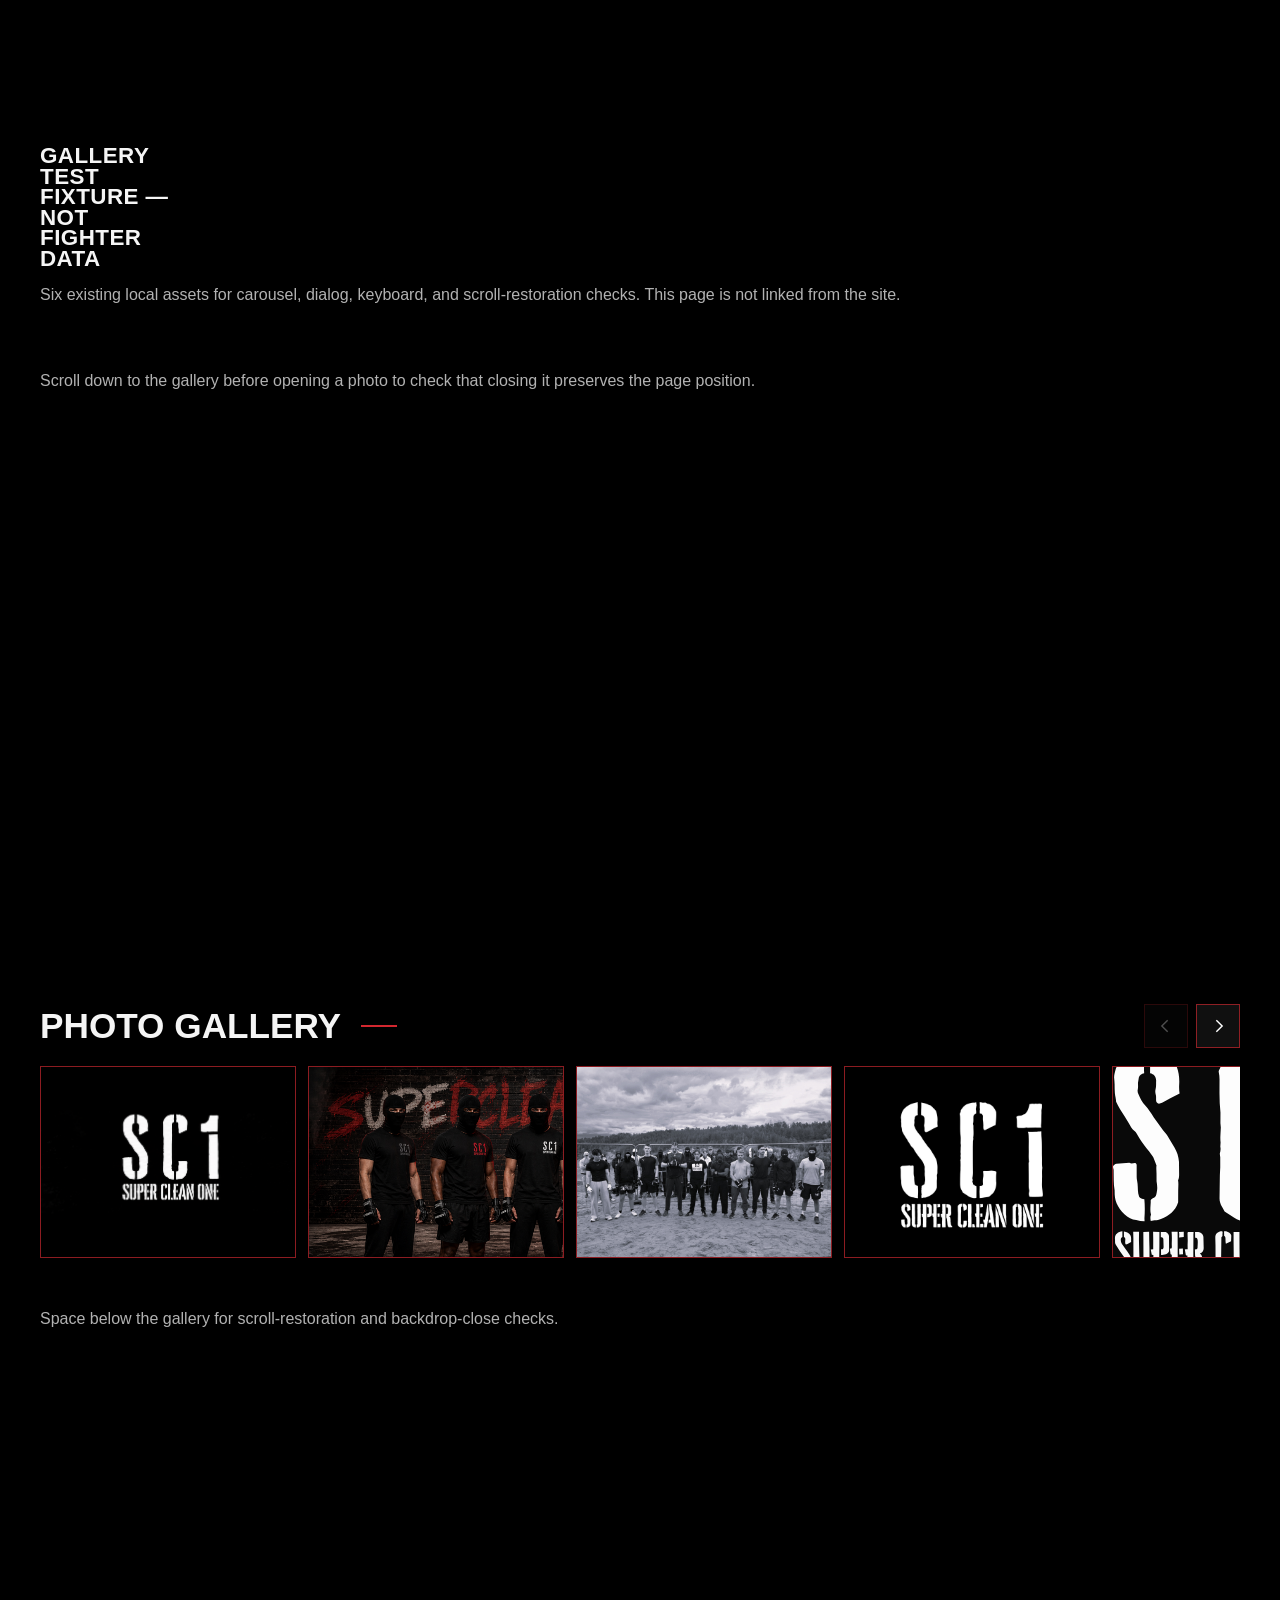
<file: tests/fixtures/fighter-gallery.html>
<!doctype html>
<html lang="en">
  <head>
    <meta charset="utf-8" />
    <meta name="viewport" content="width=device-width, initial-scale=1" />
    <meta name="robots" content="noindex, nofollow" />
    <title>Gallery test fixture — not fighter data</title>
    <link rel="stylesheet" href="../../style.css" />
    <link rel="stylesheet" href="../../fighter-profile.css" />
    <style>
      [hidden] { display: none !important; }
      body { background: #000; }
      .fighter-profile-wrap { margin-inline: auto; }
      .fixture-intro { padding-top: 36px; }
      .fixture-intro h1 { font-size: 1.4rem; }
      .fixture-spacer { min-height: 640px; padding-top: 36px; color: #aaa; }
      .profile-section-heading { display: flex; justify-content: space-between; gap: 18px; }
      .profile-section-heading h2 { margin: 0; }
    </style>
  </head>
  <body data-active-view="fighter-profile">
    <main class="fighter-profile-page">
      <div class="fighter-profile-wrap">
        <header class="fixture-intro">
          <h1>Gallery test fixture — not fighter data</h1>
          <p>Six existing local assets for carousel, dialog, keyboard, and scroll-restoration checks. This page is not linked from the site.</p>
        </header>
        <div class="fixture-spacer"><p>Scroll down to the gallery before opening a photo to check that closing it preserves the page position.</p></div>
        <section class="profile-section" aria-labelledby="profile-photos-title">
          <header class="profile-section-heading">
            <h2 id="profile-photos-title">Photo gallery</h2>
            <div class="profile-photo-controls" id="profile-photo-controls" hidden>
              <button class="profile-gallery-arrow" id="profile-photo-prev" type="button" aria-label="Previous photos" aria-controls="profile-photos"><svg viewBox="0 0 24 24" aria-hidden="true"><path d="m14 5-7 7 7 7"/></svg></button>
              <button class="profile-gallery-arrow" id="profile-photo-next" type="button" aria-label="Next photos" aria-controls="profile-photos"><svg viewBox="0 0 24 24" aria-hidden="true"><path d="m10 5 7 7-7 7"/></svg></button>
            </div>
          </header>
          <div class="profile-photo-track" id="profile-photos" role="region" aria-label="Fighter photo carousel" aria-roledescription="carousel">
            <button class="profile-photo-trigger" type="button" data-photo-index="0" data-full-src="../../sc1banner.png" aria-label="Open photo 1 of 6: Test photo1" aria-haspopup="dialog"><img class="profile-photo" src="../../sc1banner.png" alt="Test photo1" loading="lazy" decoding="async" /></button>
            <button class="profile-photo-trigger" type="button" data-photo-index="1" data-full-src="../../shopbanner.png" aria-label="Open photo 2 of 6: Test photo2" aria-haspopup="dialog"><img class="profile-photo" src="../../shopbanner.png" alt="Test photo2" loading="lazy" decoding="async" /></button>
            <button class="profile-photo-trigger" type="button" data-photo-index="2" data-full-src="../../sc3.jpg" aria-label="Open photo 3 of 6: Test photo3" aria-haspopup="dialog"><img class="profile-photo" src="../../sc3.jpg" alt="Test photo3" loading="lazy" decoding="async" /></button>
            <button class="profile-photo-trigger" type="button" data-photo-index="3" data-full-src="../../sc1logo.jpg" aria-label="Open photo 4 of 6: Test photo4" aria-haspopup="dialog"><img class="profile-photo" src="../../sc1logo.jpg" alt="Test photo4" loading="lazy" decoding="async" /></button>
            <button class="profile-photo-trigger" type="button" data-photo-index="4" data-full-src="../../sc1.svg" aria-label="Open photo 5 of 6: Test photo5" aria-haspopup="dialog"><img class="profile-photo" src="../../sc1.svg" alt="Test photo5" loading="lazy" decoding="async" /></button>
            <button class="profile-photo-trigger" type="button" data-photo-index="5" data-full-src="../../assets/fighters/hawk/testbild.jpeg" aria-label="Open photo 6 of 6: Test photo6" aria-haspopup="dialog"><img class="profile-photo" src="../../assets/fighters/hawk/testbild.jpeg" alt="Test photo6" loading="lazy" decoding="async" /></button>
          </div>
        </section>
        <div class="fixture-spacer"><p>Space below the gallery for scroll-restoration and backdrop-close checks.</p></div>
      </div>
    </main>
    <dialog class="profile-photo-dialog" id="profile-photo-dialog" aria-labelledby="profile-photo-dialog-title">
      <header class="profile-photo-dialog-header">
        <h2 id="profile-photo-dialog-title">Photo gallery</h2>
        <span id="profile-photo-counter" aria-live="polite" aria-atomic="true"></span>
        <button class="profile-gallery-arrow profile-photo-close" id="profile-photo-close" type="button" aria-label="Close photo" autofocus><svg viewBox="0 0 24 24" aria-hidden="true"><path d="m6 6 12 12M18 6 6 18"/></svg></button>
      </header>
      <div class="profile-photo-stage">
        <button class="profile-gallery-arrow" id="profile-photo-dialog-prev" type="button" aria-label="Previous photo"><svg viewBox="0 0 24 24" aria-hidden="true"><path d="m14 5-7 7 7 7"/></svg></button>
        <div class="profile-photo-canvas"><img id="profile-photo-expanded" alt="" hidden /><p id="profile-photo-status" role="status" aria-live="polite"></p></div>
        <button class="profile-gallery-arrow" id="profile-photo-dialog-next" type="button" aria-label="Next photo"><svg viewBox="0 0 24 24" aria-hidden="true"><path d="m10 5 7 7-7 7"/></svg></button>
      </div>
      <p class="profile-photo-caption" id="profile-photo-caption"></p>
    </dialog>
    <script src="../../fighter-gallery.js"></script>
  </body>
</html>
</file>
<file: style.css>
:root {
  --bg: #050505;
  --paper: rgba(14, 14, 14, 0.9);
  --ink: #f5f5f5;
  --muted: #b2b2b2;
  --line: rgba(255, 255, 255, 0.22);
  --shop-outline-red: #d3272f;
  --shop-outline-red-soft: rgba(211, 39, 47, 0.65);
  --accent: #dcdcdc;
  --accent-dark: #7a7a7a;
  --shadow: 0 22px 56px rgba(0, 0, 0, 0.5);
  --radius: 8px;
}

body[data-active-view="home"] {
  --line: var(--shop-outline-red-soft);
}

body[data-active-view="home"] .fight-card:hover,
body[data-active-view="home"] .video-card:hover,
body[data-active-view="home"] .fighter-card:hover,
body[data-active-view="home"] .live-card-item-featured,
body[data-active-view="home"] .site-footer-btn:hover,
body[data-active-view="home"] .social-strip a {
  border-color: var(--shop-outline-red-soft);
}

* {
  box-sizing: border-box;
}

html {
  scroll-behavior: smooth;
}

body {
  margin: 0;
  font-family: "Manrope", "Segoe UI", sans-serif;
  color: var(--ink);
  background:
    radial-gradient(circle at 15% 0%, rgba(255, 255, 255, 0.12), transparent 34%),
    radial-gradient(circle at 86% 14%, rgba(180, 180, 180, 0.1), transparent 30%),
    linear-gradient(180deg, #050505 0%, #111111 100%);
}

/* Hide page-level scrollbar on non-gallery pages; gallery uses its own scroller. */
html,
body {
  -ms-overflow-style: auto;
  scrollbar-width: thin;
  scrollbar-color: rgba(255, 255, 255, 0.25) transparent;
}

*::-webkit-scrollbar {
  width: 10px;
  height: 10px;
}

*::-webkit-scrollbar-thumb {
  background: rgba(255, 255, 255, 0.25);
}

*::-webkit-scrollbar-track {
  background: transparent;
}

a {
  color: inherit;
  text-decoration: none;
}

.page-shell {
  position: relative;
  min-height: 100vh;
  overflow-x: hidden;
}

.page-shell::before,
.page-shell::after {
  content: "";
  position: absolute;
  inset: auto;
  pointer-events: none;
}

.page-shell::before {
  top: 84px;
  right: -120px;
  width: 320px;
  height: 320px;
  border-radius: 50%;
  background: rgba(255, 255, 255, 0.04);
  filter: blur(18px);
}

.page-shell::after {
  left: -120px;
  bottom: 180px;
  width: 280px;
  height: 280px;
  border-radius: 50%;
  background: rgba(255, 255, 255, 0.03);
  filter: blur(22px);
}

.wrap {
  width: min(1160px, calc(100vw - 40px));
  margin: 0 auto;
}

.app-view {
  display: none;
}

.app-view.is-active {
  display: block;
}

.app-view > main {
  padding-top: 0;
}

.site-nav .tab-button {
  padding: 9px 12px;
  border: 0;
  border-radius: 6px;
  background: transparent;
  color: var(--muted);
  position: relative;
  overflow: hidden;
  transition: none;
  font: inherit;
  font-weight: 700;
  text-transform: uppercase;
  letter-spacing: 0.06em;
  font-size: 0.9rem;
  cursor: pointer;
}

.site-nav .tab-button::after {
  content: "";
  position: absolute;
  left: 10px;
  right: 10px;
  bottom: 4px;
  height: 2px;
  background: linear-gradient(90deg, transparent, rgba(255, 255, 255, 0.95), transparent);
  transform: scaleX(0);
  opacity: 0;
  transition: none;
}

.site-nav .tab-button:hover,
.site-nav .tab-button.active {
  background: transparent;
  color: var(--ink);
  transform: none;
  filter: none;
  text-shadow: none;
}

.site-nav .tab-button:hover::after,
.site-nav .tab-button.active::after {
  transform: scaleX(1);
  opacity: 1;
}

.file-notice {
  position: sticky;
  top: 0;
  z-index: 40;
  border-bottom: 1px solid var(--line);
  background: rgba(8, 8, 8, 0.94);
  backdrop-filter: blur(12px);
}

.file-notice-inner {
  display: flex;
  justify-content: space-between;
  align-items: center;
  gap: 16px;
  padding: 12px 0;
}

.file-notice strong {
  color: var(--ink);
}

.file-notice a {
  display: inline-flex;
  align-items: center;
  justify-content: center;
  min-height: 40px;
  padding: 0 14px;
  border: 1px solid var(--line);
  border-radius: 999px;
  background: rgba(255, 255, 255, 0.08);
  color: var(--ink);
  font-weight: 800;
}

.site-footer {
  padding: 18px 0 24px;
}

.site-footer-social {
  display: flex;
  justify-content: flex-end;
  align-items: center;
  gap: 8px;
}

.site-footer-btn {
  display: inline-flex;
  align-items: center;
  justify-content: center;
  min-height: 34px;
  min-width: 34px;
  padding: 0;
  border: 1px solid var(--line);
  border-radius: 999px;
  background: rgba(255, 255, 255, 0.05);
  color: var(--muted);
  transition: color 0.24s ease, border-color 0.24s ease, transform 0.24s ease, background 0.24s ease;
}

.site-footer-btn svg {
  width: 16px;
  height: 16px;
  display: block;
  stroke: currentColor;
  stroke-width: 1.8;
  fill: none;
}

.site-footer-btn:hover {
  color: var(--ink);
  border-color: rgba(255, 255, 255, 0.42);
  background: rgba(255, 255, 255, 0.1);
  transform: translateY(-1px);
}

.site-header {
  display: flex;
  justify-content: space-between;
  align-items: center;
  gap: 16px;
  padding: 6px 0 2px;
  z-index: 35;
  transition: none;
}

main {
  padding-top: 0;
}

.brand {
  display: inline-flex;
  align-items: center;
  gap: 14px;
}

.brand-logo {
  width: 68px;
  height: 68px;
  border-radius: 8px;
  object-fit: contain;
  padding: 4px;
  display: block;
}

.brand-mark {
  display: inline-flex;
  align-items: center;
  justify-content: center;
  width: 68px;
  height: 68px;
  border-radius: 8px;
  background: #f1f1f1;
  color: #111;
  font-family: "Bebas Neue", Impact, sans-serif;
  font-size: 2rem;
  letter-spacing: 0.08em;
}

.brand-copy {
  font-weight: 800;
  letter-spacing: 0.02em;
}

.site-nav {
  display: inline-flex;
  gap: 8px;
  padding: 8px;
  border: 0;
  border-radius: 8px;
  background: transparent;
  backdrop-filter: blur(10px);
  box-shadow: none;
  overflow: visible;
}

.site-nav-desktop {
  display: none;
}

#primaryNav {
  display: none;
}

.site-nav-right {
  justify-self: end;
}

.site-nav a {
  padding: 9px 12px;
  border-radius: 6px;
  border: 0;
  background: transparent;
  color: var(--muted);
  position: relative;
  overflow: hidden;
  transition: none;
  font-weight: 700;
  text-transform: uppercase;
  letter-spacing: 0.06em;
  font-size: 0.9rem;
}

.site-nav a::after {
  content: "";
  position: absolute;
  left: 10px;
  right: 10px;
  bottom: 4px;
  height: 2px;
  background: linear-gradient(90deg, transparent, rgba(255, 255, 255, 0.95), transparent);
  transform: scaleX(0);
  opacity: 0;
  transition: none;
}

.site-nav a:hover {
  background: transparent;
  color: var(--ink);
  transform: none;
  filter: none;
  text-shadow: none;
}

.site-nav a.active,
.site-nav a[aria-current="page"] {
  background: transparent;
  color: var(--ink);
  transform: none;
  filter: none;
  text-shadow: none;
}

.site-nav a:hover::after {
  transform: scaleX(1);
  opacity: 1;
}

.site-nav a.active::after,
.site-nav a[aria-current="page"]::after {
  transform: scaleX(1);
  opacity: 1;
}

.site-nav .nav-cta {
  display: inline-flex;
}

.nav-dropdown {
  position: relative;
  display: inline-flex;
  align-items: center;
  padding-bottom: 10px;
  margin-bottom: -10px;
}

.nav-dropdown::after {
  content: "";
  position: absolute;
  top: 100%;
  left: -24px;
  right: -24px;
  height: 14px;
}

.nav-dropdown-trigger {
  display: inline-flex;
  align-items: center;
  gap: 6px;
}

.nav-dropdown-trigger:focus-visible {
  outline: 1px solid rgba(255, 255, 255, 0.55);
  outline-offset: 2px;
}

.dropdown-caret {
  font-size: 0.66em;
  line-height: 1;
}

.nav-dropdown-menu {
  position: absolute;
  top: calc(100% - 1px);
  right: 0;
  min-width: 132px;
  padding: 4px;
  border: 1px solid var(--line);
  border-radius: 8px;
  background: rgba(8, 8, 8, 0.96);
  box-shadow: 0 14px 28px rgba(0, 0, 0, 0.5);
  display: flex;
  flex-direction: column;
  gap: 2px;
  z-index: 120;
  opacity: 0;
  visibility: hidden;
  transform: translateY(6px);
  transition: opacity 0.14s ease, transform 0.14s ease, visibility 0s linear 0.18s;
}

.nav-dropdown:hover .nav-dropdown-menu,
.nav-dropdown:focus-within .nav-dropdown-menu,
.nav-dropdown.is-open .nav-dropdown-menu {
  opacity: 1;
  visibility: visible;
  transform: translateY(0);
  transition-delay: 0s;
}

.nav-dropdown-link {
  width: 100%;
  text-align: left;
  padding: 10px 12px;
  border: 0;
  border-radius: 6px;
  background: transparent;
  color: var(--muted);
  font: inherit;
  font-weight: 700;
  text-transform: uppercase;
  letter-spacing: 0.06em;
  font-size: 0.82rem;
  cursor: pointer;
  text-decoration: none;
}

.nav-dropdown-link:hover,
.nav-dropdown-link:focus-visible {
  color: var(--ink);
  background: rgba(255, 255, 255, 0.08);
  outline: none;
}

.menu-close {
  display: none;
}

.nav-toggle {
  display: none;
  align-items: center;
  justify-content: center;
  min-height: 46px;
  padding: 0 16px;
  border: 1px solid var(--line);
  border-radius: 8px;
  background: rgba(255, 255, 255, 0.06);
  color: var(--ink);
  font: inherit;
  font-weight: 800;
  cursor: pointer;
}

.hero {
  position: relative;
  display: grid;
  grid-template-columns: minmax(0, 1fr);
  gap: 24px;
  align-items: stretch;
  padding: 16px 0 20px;
}

.hero-video {
  min-height: 720px;
  padding: 0 0 24px;
  border-radius: 0;
  overflow: hidden;
}

.hero-media {
  position: absolute;
  inset: 0;
  background: #050505;
}

.hero-media-video {
  width: 100%;
  height: 100%;
  border: 0;
  object-fit: cover;
  object-position: center 30%;
  display: block;
}

.hero-media-overlay {
  position: absolute;
  top: 0;
  left: 0;
  width: 100%;
  height: 44%;
  background:
    linear-gradient(180deg, rgba(6, 6, 6, 0.7), rgba(30, 30, 30, 0.42) 58%, rgba(6, 6, 6, 0));
}

.hero-floating-title {
  position: absolute;
  top: clamp(44px, 9vw, 120px);
  left: 50%;
  margin: 0;
  z-index: 2;
  pointer-events: none;
  transform: translateX(-50%);
  font-family: "Cinzel", "Times New Roman", serif;
  font-size: clamp(2.1rem, 6.5vw, 5.2rem);
  line-height: 0.95;
  letter-spacing: 0.08em;
  text-transform: uppercase;
  color: var(--shop-outline-red);
  -webkit-text-stroke: 0.6px rgba(8, 8, 8, 0.65);
  text-shadow:
    0 1px 0 rgba(20, 8, 8, 0.92),
    0 2px 0 rgba(18, 7, 7, 0.88),
    0 3px 0 rgba(15, 6, 6, 0.84),
    0 7px 14px rgba(0, 0, 0, 0.56),
    0 14px 28px rgba(0, 0, 0, 0.44),
    0 0 24px rgba(211, 39, 47, 0.38);
  mix-blend-mode: normal;
  animation: heroTitleFloat 4.6s ease-in-out infinite;
}



.hero-copy,
.feature-card,
.format-card,
.quote-panel,
.stack-item,
.cta-panel {
  border: 1px solid var(--line);
  border-radius: var(--radius);
  background: var(--paper);
  box-shadow: var(--shadow);
  backdrop-filter: blur(10px);
}

.hero-copy {
  position: relative;
  z-index: 1;
  display: grid;
  align-self: start;
  align-content: start;
  justify-items: center;
  text-align: center;
  width: 100%;
  max-width: 100%;
  justify-self: stretch;
  padding: clamp(24px, 3.2vw, 42px);
  min-height: auto;
  background: linear-gradient(180deg, rgba(18, 18, 18, 0.62), rgba(18, 18, 18, 0.52));
}

.hero-copy h1 {
  font-size: clamp(2rem, 5.6vw, 3.8rem);
  max-width: none;
  white-space: nowrap;
  margin-inline: auto;
}

.eyebrow {
  margin: 0 0 14px;
  color: #d0d0d0;
  font-size: 0.82rem;
  font-weight: 800;
  letter-spacing: 0.18em;
  text-transform: uppercase;
}

h1,
h2,
h3,
strong {
  color: var(--ink);
}

h1,
h2,
h3 {
  margin: 0;
  white-space: pre-line;
}

h1 {
  max-width: 11ch;
  font-family: "Bebas Neue", Impact, sans-serif;
  font-size: clamp(4rem, 10vw, 7rem);
  line-height: 0.92;
  letter-spacing: 0.02em;
  text-transform: uppercase;
}

h2 {
  font-family: "Bebas Neue", Impact, sans-serif;
  font-size: clamp(2rem, 4vw, 3.1rem);
  line-height: 0.95;
  text-transform: uppercase;
}

h3 {
  font-size: 1.2rem;
  margin-bottom: 10px;
}

p,
span {
  color: var(--muted);
  white-space: pre-line;
}

.hero-text,
.feature-card p,
.format-card p,
.quote-panel p,
.cta-panel p,
.stack-item span {
  line-height: 1.7;
}

.hero-text {
  max-width: 60ch;
  margin: 18px 0 0;
  font-size: 1.08rem;
}

.hero-actions {
  display: flex;
  gap: 12px;
  flex-wrap: nowrap;
  margin-top: 0;
  justify-content: flex;
  align-items: flex-end;
  position: absolute;
  left: clamp(12px, 2vw, 24px);
  right: clamp(12px, 2vw, 24px);
  bottom: clamp(12px, 2vw, 24px);
  z-index: 3;
  pointer-events: none;
}

.hero-actions .button {
  pointer-events: auto;
}

.about-shell {
  padding: 18px 0 34px;
  display: flex;
  flex-direction: column;
  align-items: center;
  gap: 16px;
}
@media (max-width: 600px) {
  .apply-intro {
    padding: 0 16px;
    text-align: left;
  }

  .apply-title {
    font-size: clamp(24px, 7vw, 32px);
    line-height: 1.2;
  }

  .apply-link {
    font-size: 14px;
    word-break: break-all; /* Viktigt för långa länkar */
  }

  .apply-help {
    font-size: 14px;
    line-height: 1.4;
  }
}





.about-hero-card {
  width: min(100%, 980px);
  margin: 0;
  padding: clamp(24px, 4vw, 38px);
  border: 1px solid var(--line);
  border-radius: 24px;
  background: linear-gradient(145deg, rgba(255,255,255,0.08), rgba(255,255,255,0.02));
  box-shadow: 0 24px 54px rgba(0, 0, 0, 0.32);
  text-align: left;
}

.about-eyebrow {
  margin: 0 0 8px;
  font-size: 0.8rem;
  letter-spacing: 0.25em;
  text-transform: uppercase;
  color: var(--muted);
  text-align: left;
}

.about-hero-card h1 {
  margin: 0 0 10px;
  font-family: "Bebas Neue", Impact, sans-serif;
  font-size: clamp(2.5rem, 4.8vw, 4.25rem);
  line-height: 0.94;
  letter-spacing: 0.04em;
  text-transform: uppercase;
  text-align: left;
  white-space: normal;
  overflow: visible;
  text-overflow: clip;
  max-width: 11ch;
}

.about-intro {
  margin: 0;
  max-width: 62ch;
  color: var(--muted);
  line-height: 1.75;
  text-align: left;
}

.about-quick-nav {
  width: min(100%, 980px);
  display: grid;
  grid-template-columns: repeat(6, minmax(0, 1fr));
  gap: 10px;
}

.about-quick-link {
  min-height: 48px;
  padding: 0 14px;
  border: 1px solid rgba(255, 255, 255, 0.12);
  border-radius: 999px;
  background: rgba(255, 255, 255, 0.05);
  color: var(--ink);
  font: inherit;
  font-size: 0.84rem;
  font-weight: 800;
  letter-spacing: 0.08em;
  text-transform: uppercase;
  cursor: pointer;
  transition: transform 0.2s ease, border-color 0.2s ease, background 0.2s ease, box-shadow 0.2s ease;
}

.about-quick-link:hover {
  transform: translateY(-2px);
  border-color: rgba(255, 255, 255, 0.26);
  background: rgba(255, 255, 255, 0.08);
  box-shadow: 0 12px 28px rgba(0, 0, 0, 0.18);
}

.about-grid {
  display: grid;
  grid-template-columns: repeat(12, minmax(0, 1fr));
  gap: 18px;
  width: min(100%, 980px);
  align-items: start;
}

.about-card {
  grid-column: span 6;
  border: 1px solid var(--line);
  border-radius: 20px;
  padding: 24px;
  background: rgba(255, 255, 255, 0.04);
  box-shadow: inset 0 1px 0 rgba(255, 255, 255, 0.04), 0 16px 36px rgba(0, 0, 0, 0.24);
  text-align: left;
}

.about-card--feature {
  grid-column: span 7;
}

.about-card--side {
  grid-column: span 5;
}

.apply-main {
  padding-top: 16px;
  padding-bottom: 56px;
}

.apply-banner {
  background-image: url("sc1banner.png");
  background-size: cover;
  background-position: center;
  background-repeat: no-repeat;
  width: 100%;
  min-height: 240px; /* ändra höjd efter smak */
  display: flex;
  align-items: center;
}


.apply-banner::before {
  content: "";
  position: absolute;
  inset: 0;
  background: repeating-linear-gradient(
    -22deg,
    rgba(255, 255, 255, 0.04) 0,
    rgba(255, 255, 255, 0.04) 10px,
    transparent 10px,
    transparent 24px
  );
  opacity: 0.55;
  pointer-events: none;
}

.apply-banner-copy {
  position: relative;
  height: 100%;
  display: grid;
  align-content: end;
  justify-items: center;
  text-align: center;
  padding-bottom: clamp(20px, 4vw, 34px);
}

.apply-kicker {
  margin: 0;
  font-size: 0.8rem;
  letter-spacing: 0.24em;
  text-transform: uppercase;
  font-weight: 800;
  color: rgba(255, 255, 255, 0.8);
}

.apply-intro {
  display: grid;
  gap: 12px;
  justify-items: center;
  text-align: center;
  padding-top: clamp(28px, 5vw, 46px);
}

.apply-title {
  margin: 0;
  font-family: "Bebas Neue", Impact, sans-serif;
  font-size: clamp(2rem, 6vw, 4.8rem);
  line-height: 1;
  letter-spacing: 0.05em;
  text-transform: uppercase;
  color: #f5f5f5;
  width: 100%;
  max-width: none;
  text-align: center;
}

.apply-title-line {
  display: block;
  white-space: nowrap;
}

.apply-title-line + .apply-title-line {
  margin-top: 4px;
}

.apply-subhead {
  margin: 0;
  max-width: 62ch;
  font-size: clamp(1.02rem, 1.7vw, 1.22rem);
  line-height: 1.6;
  font-weight: 700;
  color: rgba(255, 255, 255, 0.9);
}

.apply-step {
  margin: 0;
  max-width: 62ch;
  font-size: clamp(0.98rem, 1.5vw, 1.1rem);
  line-height: 1.6;
  font-weight: 800;
  letter-spacing: 0.02em;
  text-transform: uppercase;
}

.apply-or {
  margin: 0;
  font-size: 0.95rem;
  letter-spacing: 0.08em;
  text-transform: uppercase;
  color: rgba(255, 255, 255, 0.7);
}

.apply-link {
  display: inline-flex;
  align-items: center;
  justify-content: center;
  padding: 12px 18px;
  border: 1px solid rgba(255, 255, 255, 0.3);
  border-radius: 8px;
  font-weight: 700;
  letter-spacing: 0.02em;
  background: rgba(255, 255, 255, 0.06);
}

.apply-divider {
  width: min(620px, 90%);
  height: 1px;
  border: 0;
  background: rgba(255, 255, 255, 0.18);
  margin: 6px 0;
}

.apply-rules-btn {
  display: inline-flex;
  align-items: center;
  justify-content: center;
  padding: 12px 22px;
  border-radius: 8px;
  border: 1px solid rgba(255, 255, 255, 0.32);
  background: rgba(255, 255, 255, 0.04);
  font-weight: 800;
  letter-spacing: 0.1em;
  text-transform: uppercase;
}

.apply-help {
  margin: 0;
  max-width: 72ch;
  font-size: 0.95rem;
  line-height: 1.75;
  font-style: italic;
  color: rgba(255, 255, 255, 0.78);
}

@media (max-width: 760px) {
  .apply-main {
    padding-top: 10px;
  }

  .apply-banner {
    display: none;
  }

  .apply-banner-copy {
    padding-bottom: 18px;
  }
}

.about-card h2 {
  margin: 0 0 10px;
  font-family: "Bebas Neue", Impact, sans-serif;
  font-size: 1.45rem;
  letter-spacing: 0.06em;
  text-transform: uppercase;
  text-align: left;
}

.about-card h3 {
  margin: 18px 0 10px;
  font-family: "Bebas Neue", Impact, sans-serif;
  font-size: 1.05rem;
  letter-spacing: 0.06em;
  text-transform: uppercase;
  padding-top: 14px;
  border-top: 1px solid rgba(255, 255, 255, 0.08);
}

.about-card ul {
  margin: 0;
  padding-left: 18px;
  list-style: disc;
  color: var(--muted);
  line-height: 1.7;
  max-width: none;
}

.about-card li + li {
  margin-top: 10px;
}

.about-note {
  margin-top: 14px;
  color: var(--ink);
  font-weight: 700;
}

.app-view[data-view="webshop"] main {
  padding-top: 0 !important;
}

.app-view[data-view="webshop"] .panel {
  margin-top: 0;
}

.app-view[data-view="gallery"] .gallery-main {
  margin-top: 0 !important;
  height: calc(100vh - 84px) !important;
}

.app-view[data-view="gallery"] .event-gallery-section {
  height: calc(100vh - 84px) !important;
}

.hero-actions .button-right {
  margin-left: auto;
  background: #ededed;
  border-color: #ededed;
  color: #111;
}

.button {
  display: inline-flex;
  align-items: center;
  justify-content: center;
  min-height: 48px;
  padding: 0 18px;
  border-radius: 8px;
  font-weight: 800;
  position: relative;
  overflow: hidden;
  transition: transform 0.22s ease, background 0.22s ease, border-color 0.22s ease, box-shadow 0.22s ease, filter 0.22s ease;
}

.button::after {
  content: "";
  position: absolute;
  top: -120%;
  left: -40%;
  width: 36%;
  height: 340%;
  background: linear-gradient(180deg, transparent, rgba(255, 255, 255, 0.7), transparent);
  transform: rotate(20deg) translateX(-220%);
  transition: transform 0.45s ease;
  pointer-events: none;
}

.button:hover {
  transform: translateY(-5px) scale(1.08);
  filter: brightness(1.22) saturate(1.14);
  box-shadow: 0 0 0 1px rgba(255, 255, 255, 0.28), 0 18px 42px rgba(255, 255, 255, 0.34);
}

.button:hover::after {
  transform: rotate(20deg) translateX(520%);
}

.button-primary {
  background: #ededed;
  color: #111;
}

.button-secondary {
  border: 1px solid var(--line);
  background: rgba(255, 255, 255, 0.06);
}

.button-secondary:hover {
  border-color: rgba(255, 255, 255, 0.25);
}

.button:active {
  transform: translateY(-2px) scale(1.03);
}

.section {
  padding: 44px 0 0;
}

.section-heading {
  display: grid;
  gap: 10px;
  margin-bottom: 18px;
}

#fighters .section-heading {
  justify-items: center;
  text-align: center;
}

.feature-grid {
  display: grid;
  grid-template-columns: 1.2fr 1fr 1fr;
  gap: 18px;
}

.fight-grid {
  display: grid;
  grid-template-columns: 1.15fr 1fr 1fr;
  gap: 18px;
}

.live-stream-layout {
  display: grid;
  grid-template-columns: 1.45fr 1fr;
  gap: 18px;
  align-items: stretch;
}

.livestream-window,
.live-card-panel {
  border: 1px solid var(--line);
  border-radius: var(--radius);
  background: var(--paper);
  box-shadow: var(--shadow);
  backdrop-filter: blur(10px);
}

.live-side-rail {
  display: grid;
  grid-template-rows: auto 1fr;
  gap: 14px;
  min-height: 100%;
}

.livestream-window {
  display: grid;
  gap: 14px;
  padding: 20px;
  background: linear-gradient(180deg, rgba(30, 30, 30, 0.94), rgba(14, 14, 14, 0.92));
}

.livestream-head {
  display: flex;
  justify-content: space-between;
  align-items: center;
  gap: 12px;
}

.livestream-head strong {
  font-size: 1rem;
  letter-spacing: 0.04em;
}

.livestream-frame-wrap {
  border-radius: 16px;
  overflow: hidden;
  border: 1px solid var(--line);
  background: #000;
  aspect-ratio: 16 / 9;
}

.livestream-frame {
  width: 100%;
  height: 100%;
  border: 0;
  display: block;
}

.live-card-panel {
  display: grid;
  gap: 14px;
  padding: 20px;
}

.live-card-head {
  display: grid;
  gap: 6px;
}

.live-card-head h3 {
  margin: 0;
}

.live-card-head p {
  margin: 0;
  font-size: 0.9rem;
}

.live-card-list {
  display: grid;
  gap: 12px;
}

.live-card-item {
  display: grid;
  gap: 8px;
  padding: 14px;
  border: 1px solid var(--line);
  border-radius: 14px;
  background: rgba(255, 255, 255, 0.04);
}

.live-card-item h4,
.live-card-item p {
  margin: 0;
}

.live-card-item-featured {
  border-color: rgba(255, 255, 255, 0.2);
  background: linear-gradient(180deg, rgba(255, 255, 255, 0.08), rgba(255, 255, 255, 0.04));
}

.live-card-label {
  color: #dedede;
  text-transform: uppercase;
  letter-spacing: 0.14em;
  font-size: 0.72rem;
  font-weight: 800;
}

.live-card-note {
  font-size: 0.9rem;
}

.live-chat-panel {
  border: 1px solid var(--line);
  border-radius: var(--radius);
  background: linear-gradient(180deg, rgba(24, 24, 24, 0.95), rgba(10, 10, 10, 0.94));
  box-shadow: var(--shadow);
  backdrop-filter: blur(10px);
  display: grid;
  grid-template-rows: auto 1fr auto;
  min-height: 300px;
  max-height: 460px;
}

.live-chat-head {
  padding: 16px 16px 10px;
  border-bottom: 1px solid var(--line);
}

.live-chat-head h3,
.live-chat-head p {
  margin: 0;
}

.live-chat-head p {
  margin-top: 4px;
  font-size: 0.86rem;
}

.live-chat-log {
  overflow-y: auto;
  padding: 12px 14px;
  display: grid;
  gap: 10px;
}

.live-chat-message {
  display: grid;
  gap: 4px;
  padding: 10px 12px;
  border-radius: 12px;
  border: 1px solid rgba(255, 255, 255, 0.08);
  background: rgba(255, 255, 255, 0.04);
}

.live-chat-meta,
.live-chat-text {
  margin: 0;
}

.live-chat-meta {
  display: flex;
  align-items: center;
  justify-content: space-between;
  gap: 8px;
  font-size: 0.76rem;
  color: #d7d7d7;
}

.live-chat-meta strong {
  color: #f0f0f0;
}

.live-chat-text {
  font-size: 0.9rem;
  line-height: 1.45;
  color: #dedede;
}

.live-chat-form {
  border-top: 1px solid var(--line);
  padding: 12px;
  display: grid;
  gap: 8px;
}

.live-chat-form input,
.live-chat-form textarea {
  width: 100%;
  border: 1px solid rgba(255, 255, 255, 0.14);
  border-radius: 10px;
  background: rgba(0, 0, 0, 0.35);
  color: var(--ink);
  padding: 10px 12px;
  font: inherit;
}

.live-chat-form input:focus,
.live-chat-form textarea:focus {
  outline: none;
  border-color: rgba(255, 255, 255, 0.32);
}

.live-chat-form button {
  width: 100%;
}

.sr-only {
  position: absolute;
  width: 1px;
  height: 1px;
  padding: 0;
  margin: -1px;
  overflow: hidden;
  clip: rect(0, 0, 0, 0);
  border: 0;
}

.fight-card {
  display: grid;
  gap: 16px;
  padding: 24px;
  border: 1px solid var(--line);
  border-radius: var(--radius);
  background: var(--paper);
  box-shadow: var(--shadow);
  backdrop-filter: blur(10px);
  transition: transform 0.2s ease, border-color 0.2s ease;
}

.fight-card:hover {
  transform: translateY(-3px);
  border-color: rgba(255, 255, 255, 0.2);
}

.fight-card-featured {
  background: linear-gradient(180deg, rgba(34, 34, 34, 0.92), rgba(22, 22, 22, 0.84));
}

.fight-card-top {
  display: flex;
  justify-content: space-between;
  align-items: center;
  gap: 12px;
  flex-wrap: wrap;
}

.fight-date {
  color: var(--muted);
  font-size: 0.9rem;
  font-weight: 700;
  letter-spacing: 0.04em;
}

.fight-meta {
  display: flex;
  gap: 10px;
  flex-wrap: wrap;
}

.fight-meta span {
  display: inline-flex;
  padding: 8px 12px;
  border-radius: 999px;
  background: rgba(255, 255, 255, 0.06);
  color: var(--ink);
  font-size: 0.82rem;
  font-weight: 700;
}

.video-grid {
  display: grid;
  grid-template-columns: repeat(3, minmax(0, 1fr));
  gap: 18px;
}

.video-card {
  display: grid;
  gap: 16px;
  padding: 18px;
  border: 1px solid var(--line);
  border-radius: var(--radius);
  background: var(--paper);
  box-shadow: var(--shadow);
  backdrop-filter: blur(10px);
  transition: transform 0.2s ease, border-color 0.2s ease;
}

.video-card:hover {
  transform: translateY(-3px);
  border-color: rgba(255, 255, 255, 0.2);
}

.video-frame {
  overflow: hidden;
  border-radius: 16px;
  background: #111;
  aspect-ratio: 16 / 9;
  position: relative;
  padding: 0;
  cursor: pointer;
  border: 1px solid var(--line);
}

.video-frame img {
  width: 100%;
  height: 100%;
  display: block;
  object-fit: cover;
  transition: transform 0.25s ease;
}

.video-card:hover .video-frame img {
  transform: scale(1.03);
}

.play-badge {
  position: absolute;
  left: 16px;
  bottom: 16px;
  display: inline-flex;
  align-items: center;
  justify-content: center;
  min-width: 72px;
  min-height: 40px;
  padding: 0 14px;
  border-radius: 999px;
  background: rgba(10, 10, 10, 0.8);
  color: #f3f3f3;
  font-weight: 800;
}

.video-link {
  display: inline-flex;
  align-items: center;
  justify-content: center;
  min-height: 44px;
  padding: 0 16px;
  border: 1px solid var(--line);
  border-radius: 999px;
  background: rgba(255, 255, 255, 0.06);
  color: var(--ink);
  font-weight: 800;
}

.video-link:hover {
  background: rgba(255, 255, 255, 0.1);
}

.feature-card-large {
  background: linear-gradient(180deg, rgba(28, 28, 28, 0.92), rgba(18, 18, 18, 0.84));
}

.pill {
  background: rgba(255, 255, 255, 0.08);
}

.quote-panel {
  background: linear-gradient(180deg, rgba(56, 56, 56, 0.92), rgba(24, 24, 24, 0.96));
}

.quote-panel p {
  color: #f0f0f0;
}

.video-modal[hidden] {
  display: none;
}

.video-modal {
  position: fixed;
  inset: 0;
  z-index: 1100;
  display: grid;
  place-items: center;
}

.video-modal-backdrop {
  position: absolute;
  inset: 0;
  background: rgba(0, 0, 0, 0.8);
}

.video-modal-dialog {
  position: relative;
  z-index: 1;
  width: min(980px, calc(100vw - 24px));
  padding: 18px;
  border: 1px solid var(--line);
  border-radius: 24px;
  background: rgba(12, 12, 12, 0.96);
  box-shadow: var(--shadow);
}

.video-modal-head {
  display: flex;
  justify-content: space-between;
  align-items: center;
  gap: 16px;
  margin-bottom: 14px;
}

.video-modal-close {
  border: 1px solid var(--line);
  border-radius: 999px;
  background: rgba(255, 255, 255, 0.06);
  color: var(--ink);
  padding: 10px 14px;
}

.video-modal-player {
  aspect-ratio: 16 / 9;
  background: #000;
  border-radius: 16px;
  overflow: hidden;
}

.video-modal-player iframe {
  width: 100%;
  height: 100%;
  border: 0;
  display: block;
}

.rules-modal[hidden] {
  display: none;
}

.rules-modal {
  position: fixed;
  inset: 0;
  z-index: 220;
  display: grid;
  place-items: center;
  padding: 14px;
}

.rules-modal-backdrop {
  position: absolute;
  inset: 0;
  background: rgba(0, 0, 0, 0.78);
}

.rules-modal-dialog {
  position: relative;
  z-index: 1;
  width: min(720px, calc(100vw - 24px));
  max-height: min(82vh, 820px);
  overflow: auto;
  border: 1px solid rgba(209, 36, 36, 0.95);
  border-radius: 10px;
  background: linear-gradient(180deg, rgba(22, 22, 22, 0.98), rgba(9, 9, 9, 0.98));
  box-shadow: 0 36px 80px rgba(0, 0, 0, 0.62), 0 0 0 1px rgba(209, 36, 36, 0.5) inset;
}

.rules-modal-head {
  display: flex;
  align-items: center;
  justify-content: space-between;
  gap: 12px;
  padding: 16px 18px;
  border-bottom: 1px solid rgba(209, 36, 36, 0.72);
}

.rules-modal-head h2 {
  margin: 0;
  font-size: clamp(1.4rem, 2vw, 1.9rem);
  letter-spacing: 0.04em;
}

.rules-modal-close {
  border: 1px solid rgba(209, 36, 36, 0.95);
  border-radius: 8px;
  background: rgba(209, 36, 36, 0.16);
  color: var(--ink);
  min-width: 42px;
  min-height: 38px;
  font: inherit;
  font-size: 1rem;
  font-weight: 800;
  cursor: pointer;
}

.rules-modal-body {
  display: grid;
  gap: 12px;
  padding: 18px;
}

.rules-modal-body p {
  margin: 0;
  color: rgba(245, 245, 245, 0.9);
  line-height: 1.7;
}

.feature-card,
.format-card,
.quote-panel,
.stack-item {
  padding: 24px;
}

.feature-card-large {
  background: linear-gradient(180deg, rgba(255, 255, 255, 0.74), rgba(255, 244, 237, 0.92));
}

.format-grid {
  display: grid;
  grid-template-columns: repeat(3, minmax(0, 1fr));
  gap: 18px;
}

.pill {
  display: inline-flex;
  margin-bottom: 16px;
  padding: 8px 12px;
  border-radius: 999px;
  background: rgba(18, 18, 18, 0.08);
  color: var(--ink);
  font-size: 0.8rem;
  font-weight: 800;
  letter-spacing: 0.16em;
}

.split-panel {
  display: grid;
  grid-template-columns: 1fr 1.1fr;
  gap: 18px;
  align-items: stretch;
}

.fighter-carousel {
  position: relative;
  display: grid;
  gap: 16px;
  overflow-x: clip;
  --fighter-controls-height: 56px;
}

.fighter-viewport {
  position: relative;
  overflow: hidden;
  border-radius: var(--radius);
  min-height: 320px;
  height: min(530px, calc(80vh - 165px));
  max-height: calc(80vh - 165px);
  touch-action: pan-y;
  isolation: isolate;
  background:
    radial-gradient(circle at 50% 15%, rgba(211, 39, 47, 0.16), rgba(211, 39, 47, 0) 58%),
    linear-gradient(180deg, rgba(7, 7, 7, 0.98), rgba(9, 9, 9, 0.95));
  border-top: 1px solid rgba(211, 39, 47, 0.32);
  border-bottom: 1px solid rgba(211, 39, 47, 0.32);
  border-left: 0;
  border-right: 0;
}

.fighter-track {
  position: relative;
  height: 100%;
}

.fighter-card {
  position: absolute;
  top: 50%;
  left: 50%;
  width: clamp(178px, 15.8vw, 224px);
  display: grid;
  grid-template-columns: 1fr;
  gap: 10px;
  padding: 10px;
  border: 1px solid rgba(211, 39, 47, 0.42);
  border-radius: var(--radius);
  background: linear-gradient(180deg, rgba(14, 14, 14, 0.95), rgba(8, 8, 8, 0.98));
  box-shadow: 0 24px 46px rgba(0, 0, 0, 0.48);
  backdrop-filter: blur(10px);
  transform-origin: center;
  transition: transform 620ms cubic-bezier(0.22, 1, 0.36, 1), filter 620ms cubic-bezier(0.22, 1, 0.36, 1), opacity 620ms cubic-bezier(0.22, 1, 0.36, 1), box-shadow 620ms cubic-bezier(0.22, 1, 0.36, 1), border-color 360ms ease;
  will-change: transform, opacity, filter;
  cursor: pointer;
}

.fighter-card:hover {
  border-color: rgba(211, 39, 47, 0.62);
}

.fighter-card.is-active {
  pointer-events: auto;
  opacity: 1;
  filter: blur(0);
  box-shadow: 0 30px 64px rgba(0, 0, 0, 0.58), 0 0 30px rgba(211, 39, 47, 0.32);
}

.fighter-card.is-side {
  opacity: 0.66;
  filter: blur(2px) saturate(0.74);
}

.fighter-card:not(.is-active):not(.is-side) {
  opacity: 0.42;
  filter: blur(3.3px) saturate(0.68);
}

.fighter-media {
  position: relative;
  border: 1px solid var(--line);
  border-radius: 16px;
  overflow: hidden;
  background: #0d0d0d;
  aspect-ratio: 9 / 10;
}

.fighter-media video {
  width: 100%;
  height: 100%;
  object-fit: cover;
  display: block;
}

.fighter-media-mask {
  position: absolute;
  inset: 0;
  background:
    linear-gradient(180deg, rgba(0, 0, 0, 0.55), rgba(0, 0, 0, 0.78)),
    repeating-linear-gradient(135deg, rgba(211, 39, 47, 0.12) 0 8px, rgba(0, 0, 0, 0.08) 8px 16px);
  pointer-events: none;
}

.fighter-ribbon {
  position: absolute;
  top: 50%;
  left: 50%;
  width: 154%;
  transform: translate(-50%, -50%) rotate(-45deg);
  text-align: center;
  padding: 7px 0;
  background: linear-gradient(90deg, rgba(64, 9, 12, 0.96), rgba(211, 39, 47, 0.94), rgba(92, 13, 17, 0.96));
  border-top: 1px solid rgba(255, 255, 255, 0.26);
  border-bottom: 1px solid rgba(0, 0, 0, 0.62);
  box-shadow: 0 9px 18px rgba(0, 0, 0, 0.56), inset 0 1px 0 rgba(255, 255, 255, 0.3);
  pointer-events: none;
}

.fighter-ribbon span {
  display: inline-block;
  color: #ffffff;
  font-family: "Bebas Neue", "Manrope", sans-serif;
  font-size: clamp(0.94rem, 1.7vw, 1.18rem);
  letter-spacing: 0.2em;
  text-transform: uppercase;
  text-shadow: 0 2px 5px rgba(0, 0, 0, 0.62);
}

.fighter-copy {
  display: grid;
  align-content: start;
  gap: 6px;
}

.fighter-copy h3 {
  margin: 0;
  font-size: 1.12rem;
  text-transform: uppercase;
  letter-spacing: 0.09em;
  color: rgba(255, 255, 255, 0.92);
}

.fighter-copy p {
  margin: 0;
  font-size: 0.82rem;
  color: rgba(212, 212, 212, 0.86);
  line-height: 1.34;
}

.fighter-copy-obscured {
  border: 1px solid rgba(211, 39, 47, 0.24);
  border-radius: 12px;
  padding: 8px;
  background: linear-gradient(180deg, rgba(10, 10, 10, 0.92), rgba(5, 5, 5, 0.96));
}

.fighter-placeholder-kicker {
  margin: 0;
  color: rgba(211, 39, 47, 0.96);
  font-size: 0.72rem;
  font-weight: 800;
  letter-spacing: 0.18em;
  text-transform: uppercase;
}

.fighter-controls {
  display: flex;
  align-items: center;
  justify-content: center;
  gap: 12px;
  min-height: var(--fighter-controls-height);
}

.fighter-nav {
  width: 44px;
  height: 44px;
  border-radius: 999px;
  border: 1px solid rgba(211, 39, 47, 0.56);
  background: linear-gradient(180deg, rgba(15, 15, 15, 0.94), rgba(7, 7, 7, 0.98));
  color: #f6f6f6;
  font-size: 1.2rem;
  line-height: 1;
  cursor: pointer;
  transition: transform 180ms ease, border-color 180ms ease, box-shadow 180ms ease;
}

.fighter-nav:hover {
  border-color: rgba(211, 39, 47, 0.86);
  box-shadow: 0 0 18px rgba(211, 39, 47, 0.34);
  transform: translateY(-2px);
}

.fighter-nav:focus-visible {
  outline: 2px solid rgba(211, 39, 47, 0.84);
  outline-offset: 2px;
}

.fighter-tag {
  display: inline-flex;
  width: fit-content;
  padding: 6px 9px;
  border-radius: 999px;
  border: 1px solid var(--line);
  background: rgba(255, 255, 255, 0.06);
  color: var(--ink);
  font-size: 0.7rem;
  font-weight: 800;
  letter-spacing: 0.12em;
  text-transform: uppercase;
}

.fighter-stats {
  display: grid;
  gap: 6px;
}

.fighter-stats span {
  display: inline-flex;
  padding: 6px 9px;
  border-radius: 999px;
  border: 1px solid var(--line);
  background: rgba(255, 255, 255, 0.05);
  color: var(--ink);
  font-size: 0.74rem;
  font-weight: 700;
}

.quote-panel {
  position: relative;
  display: grid;
  align-content: center;
  min-height: 260px;
  overflow: hidden;
  background: linear-gradient(180deg, rgba(56, 56, 56, 0.92), rgba(24, 24, 24, 0.96));
}

.quote-panel::before {
  content: "";
  position: absolute;
  inset: -30% -15% auto auto;
  width: 320px;
  height: 320px;
  border-radius: 50%;
  background: radial-gradient(circle, rgba(255, 255, 255, 0.16), rgba(255, 255, 255, 0));
  pointer-events: none;
}

.quote-panel p {
  margin: 0;
  max-width: 24ch;
  position: relative;
  color: #fff2eb;
  font-size: clamp(1.15rem, 2.4vw, 1.6rem);
  font-weight: 700;
  line-height: 1.38;
}

.stack-list {
  display: grid;
  gap: 18px;
}

.stack-item {
  display: grid;
  gap: 6px;
  transition: border-color 0.2s ease, transform 0.2s ease;
}

.stack-item:hover {
  border-color: rgba(255, 255, 255, 0.2);
  transform: translateY(-2px);
}

.telegram-link {
  display: inline-flex;
  align-items: center;
  gap: 10px;
  width: fit-content;
  color: #d7d7d7;
  padding: 6px 0;
}

.telegram-link:hover {
  color: #ffffff;
}

.telegram-icon {
  width: 18px;
  height: 18px;
  fill: currentColor;
}

.cta-panel {
  display: flex;
  justify-content: space-between;
  align-items: center;
  gap: 20px;
  padding: 30px;
  margin-bottom: 20px;
}

.contact-cta-actions {
  margin-left: auto;
  display: flex;
  align-items: center;
  justify-content: flex-end;
  padding-left: 20px;
}

.contact-cta-actions .button {
  white-space: nowrap;
}

.instagram-feed {
  padding: 24px;
  margin-bottom: 36px;
}

.instagram-grid {
  display: grid;
  grid-template-columns: repeat(3, minmax(0, 1fr));
  gap: 12px;
}

.instagram-tile {
  display: grid;
  gap: 10px;
  padding: 18px;
  border: 1px solid var(--line);
  border-radius: 16px;
  background: rgba(255, 255, 255, 0.04);
  transition: transform 0.2s ease, background 0.2s ease, border-color 0.2s ease;
}

.instagram-tile:hover {
  transform: translateY(-2px);
  background: rgba(255, 255, 255, 0.08);
}

.instagram-tile span {
  color: var(--muted);
}

.instagram-tile strong {
  font-size: 1.05rem;
}

@media (max-width: 980px) {
  .hero,
  .feature-grid,
  .fight-grid,
  .live-stream-layout,
  .video-grid,
  .format-grid,
  .instagram-grid,
  .split-panel,
  .cta-panel {
    grid-template-columns: 1fr;
  }

  .cta-panel {
    display: grid;
  }

  .contact-cta-actions {
    margin-left: 0;
    padding-left: 0;
    justify-content: flex-start;
  }

  h1 {
    max-width: none;
  }

  .fighter-carousel {
    --fighter-controls-height: 52px;
  }

  .fighter-viewport {
    height: clamp(360px, 120vw, 520px);
    min-height: 360px;
    max-height: none;
  }

  .fighter-card {
    width: clamp(218px, 35vw, 292px);
  }
}

@media (max-width: 760px) {
  .fighter-carousel {
    gap: 12px;
  }

  .fighter-viewport {
    height: clamp(320px, 120vw, 440px);
    min-height: 320px;
  }

  .fighter-card {
    width: min(78vw, 272px);
    padding: 10px;
  }

  .fighter-copy h3 {
    font-size: 1.02rem;
  }

  .fighter-copy p {
    font-size: 0.8rem;
  }
}


@media (min-width: 761px) {
  .site-header {
    display: grid;
    grid-template-columns: 1fr auto 1fr;
    align-items: center;
    gap: 36px;
    position: fixed;
    top: 0;
    left: 0;
    transform: none;
    width: 100vw;
    max-width: 100vw;
    padding: 10px 28px;
    border: 1px solid var(--line);
    border-radius: 0;
    background: #000;
    backdrop-filter: blur(10px);
    box-shadow: 0 10px 24px rgba(0, 0, 0, 0.45);
  }

  .site-header.is-scrolled {
    top: 0;
    left: 0;
    transform: none;
    width: 100vw;
    max-width: 100vw;
    margin: 0;
    padding: 10px 28px;
    border-radius: 0;
    background: #000;
    box-shadow: 0 10px 24px rgba(0, 0, 0, 0.45);
  }

  .brand {
    justify-self: center;
  }

  .site-nav-desktop {
    display: inline-flex;
  }

  .site-nav-left {
    justify-self: end;
  }

  .site-nav-right {
    justify-self: start;
  }

  .nav-toggle,
  #primaryNav {
    display: none !important;
  }

  .hero {
    padding: 0;
    gap: 0;
  }

  .hero-video {
    min-height: calc(100vh - 120px);
    height: calc(100vh - 120px);
    padding: 0;
  }

  .hero-floating-title {
    top: clamp(68px, 10vw, 130px);
    left: 50%;
  }

  main {
    padding-top: 84px;
  }
}

/* Canonical navbar lock: fixed top, always expanded, no motion, all views */
:root {
  --social-strip-height: 26px;
  --nav-lock-height: 84px;
}

.social-strip {
  position: fixed;
  top: 0;
  left: 0;
  right: 0;
  height: var(--social-strip-height);
  display: flex;
  align-items: center;
  justify-content: flex-end;
  gap: 6px;
  padding: 3px 12px;
  border-bottom: 1px solid rgba(0, 0, 0, 0.16);
  background: linear-gradient(140deg, #000103 0%, #000000 100%);
  z-index: 96;
  transform: translateY(0);
  opacity: 1;
  transition: transform 0.24s ease, opacity 0.24s ease;
}



.social-strip a {
  display: inline-flex;
  align-items: center;
  justify-content: center;
  width: 22px;
  height: 22px;
  min-height: 22px;
  padding: 0;
  border: 1px solid rgba(255, 255, 255, 0.28);
  border-radius: 999px;
  background: rgba(18, 18, 18, 0.8);
  color: #f5f5f5;
  line-height: 1;
  text-decoration: none;
}
.social-message {
  width: auto !important;
  min-width: 0;
  height: 22px;
  padding: 0 8px !important;
  justify-content: center;
  border: 0 !important;
  border-radius: 0 !important;
  background: transparent !important;
  font-size: 16px;
  font-weight: 600;
  text-align: center;
  flex: 1;
  color: #ff4e4e;
  overflow: hidden;
  text-overflow: ellipsis;
  white-space: nowrap;
}

.social-strip a svg {
  width: 12px;
  height: 12px;
  display: block;
  stroke: currentColor;
  fill: none;
  stroke-width: 1.9;
  stroke-linecap: round;
  stroke-linejoin: round;
}

.site-header,
.site-header.is-scrolled,
body[data-active-view="webshop"] .site-header,
body[data-active-view="webshop"] .site-header.is-scrolled {
  display: flex !important;
  align-items: center !important;
  justify-content: center !important;
  gap: clamp(6px, 1.1vw, 14px) !important;
  position: fixed !important;
  top: var(--social-strip-height) !important;
  left: 0 !important;
  right: 0 !important;
  width: 100% !important;
  max-width: 100% !important;
  margin: 0 !important;
  padding: 8px 14px !important;
  min-height: var(--nav-lock-height) !important;
  border: 1px solid var(--line) !important;
  border-top: 0 !important;
  border-radius: 0 !important;
  background: #000 !important;
  box-shadow: 0 10px 24px rgba(0, 0, 0, 0.45) !important;
  transform: none !important;
  z-index: 72 !important;
  transition: top 0.24s ease !important;
}



.site-header.wrap,
body[data-active-view="webshop"] .site-header.wrap {
  width: 100% !important;
  max-width: 100% !important;
}


.brand,
body[data-active-view="webshop"] .brand {
  order: 1 !important;
  position: absolute !important;
  left: 14px !important;
  top: 50% !important;
  transform: translateY(-50%) !important;
  justify-self: auto !important;
  margin: 0 !important;
  flex: 0 0 auto !important;
}

.brand-logo,
body[data-active-view="webshop"] .brand-logo {
  width: 70px !important;
  height: 70px !important;
  padding: 4px !important;
}

.site-nav-desktop,
body[data-active-view="webshop"] .site-nav-desktop {
  display: inline-flex !important;
}

.site-nav-left,
body[data-active-view="webshop"] .site-nav-left {
  order: 2 !important;
  margin-left: 0 !important;
  min-width: 0 !important;
}

.site-nav-right,
body[data-active-view="webshop"] .site-nav-right {
  order: 3 !important;
  margin-right: 0 !important;
  min-width: 0 !important;
}

.site-nav,
body[data-active-view="webshop"] .site-nav {
  gap: 5px !important;
  padding: 4px !important;
  flex-wrap: nowrap !important;
}

.site-nav-right a,
.site-nav-right .tab-button {
  display: inline-flex !important;
  align-items: center !important;
  justify-content: center !important;
}

#primaryNav,
.nav-toggle,
.menu-close,
body[data-active-view="webshop"] #primaryNav,
body[data-active-view="webshop"] .nav-toggle,
body[data-active-view="webshop"] .menu-close {
  display: none !important;
}

main,
.app-view > main,
body[data-active-view="webshop"] #app-view-shell,
body[data-active-view="webshop"] .app-view > main {
  padding-top: calc(var(--nav-lock-height) + var(--social-strip-height)) !important;
}

body.social-strip-hidden main,
body.social-strip-hidden .app-view > main,
body.social-strip-hidden[data-active-view="webshop"] #app-view-shell,
body.social-strip-hidden[data-active-view="webshop"] .app-view > main {
  padding-top: var(--nav-lock-height) !important;
}

/* Avoid double offset: SPA inner view mains should not add a second top padding. */
.app-view > main,
body[data-active-view="webshop"] .app-view > main {
  padding-top: 6px !important;
}

.site-header,
.site-header *,
.site-nav,
.site-nav *,
.nav-toggle,
.nav-toggle *,
#primaryNav,
#primaryNav *,
body[data-active-view="webshop"] .site-header,
body[data-active-view="webshop"] .site-header *,
body[data-active-view="webshop"] .site-nav,
body[data-active-view="webshop"] .site-nav * {
  transition: none !important;
  animation: none !important;
}



.site-nav a,
.site-nav .tab-button,
.site-nav a:hover,
.site-nav a.active,
.site-nav a[aria-current="page"],
.site-nav .tab-button:hover,
.site-nav .tab-button.active,
.nav-toggle,
.nav-toggle-icon,
.nav-toggle-icon::before,
.nav-toggle-icon::after,
body[data-active-view="webshop"] .site-nav a,
body[data-active-view="webshop"] .site-nav a:hover,
body[data-active-view="webshop"] .site-nav .active,
body[data-active-view="webshop"] .site-nav a[aria-current="page"] {
  transform: none !important;
  filter: none !important;
  text-shadow: none !important;
}

.site-nav a::after,
.site-nav .tab-button::after,
body[data-active-view="webshop"] .site-nav a::after {
  display: none !important;
}

/* Keep Shopify cart pinned at top-right without colliding with nav links */
body[data-active-view="webshop"] .shopify-buy__cart-toggle,
body[data-active-view="webshop"] .shopify-buy-frame .shopify-buy__cart-toggle {
  position: fixed !important;
  top: calc(var(--social-strip-height) + ((var(--nav-lock-height) - 34px) / 2)) !important;
  right: 12px !important;
  left: auto !important;
  bottom: auto !important;
  margin: 0 !important;
  z-index: 95 !important;
}

body[data-active-view="webshop"] .shopify-buy-frame--toggle,
body[data-active-view="webshop"] .shopify-buy-frame.shopify-buy-frame--toggle,
body[data-active-view="webshop"] .shopify-buy-frame.is-sticky {
  position: fixed !important;
  top: calc(var(--social-strip-height) + ((var(--nav-lock-height) - 34px) / 2)) !important;
  right: 12px !important;
  bottom: auto !important;
  left: auto !important;
  height: 34px !important;
  display: block !important;
  visibility: visible !important;
  transform: none !important;
  z-index: 95 !important;
}

.shopify-buy-frame--toggle,
.shopify-buy-frame.shopify-buy-frame--toggle,
.shopify-buy-frame.is-sticky {
  position: fixed !important;
  top: calc(var(--social-strip-height) + ((var(--nav-lock-height) - 34px) / 2)) !important;
  right: 12px !important;
  bottom: auto !important;
  left: auto !important;
  height: 34px !important;
  display: block !important;
  visibility: visible !important;
  transform: none !important;
  z-index: 95 !important;
  border: 0 !important;
  border-radius: 0 !important;
  overflow: visible !important;
  background: transparent !important;
  box-shadow: none !important;
  backdrop-filter: none !important;
}

.shopify-buy-frame--toggle iframe,
.shopify-buy-frame.shopify-buy-frame--toggle iframe,
.shopify-buy-frame.is-sticky iframe {
  height: 100% !important;
  width: 100% !important;
  border: 0 !important;
  display: block !important;
  border-radius: inherit !important;
}

/* Keep cart and navbar in sync when social strip collapses. */
body.social-strip-hidden .shopify-buy__cart-toggle,
body.social-strip-hidden .shopify-buy-frame .shopify-buy__cart-toggle,
body.social-strip-hidden .shopify-buy-frame--toggle,
body.social-strip-hidden .shopify-buy-frame.shopify-buy-frame--toggle,
body.social-strip-hidden .shopify-buy-frame.is-sticky,
body.social-strip-hidden[data-active-view="webshop"] .shopify-buy__cart-toggle,
body.social-strip-hidden[data-active-view="webshop"] .shopify-buy-frame .shopify-buy__cart-toggle,
body.social-strip-hidden[data-active-view="webshop"] .shopify-buy-frame--toggle,
body.social-strip-hidden[data-active-view="webshop"] .shopify-buy-frame.shopify-buy-frame--toggle,
body.social-strip-hidden[data-active-view="webshop"] .shopify-buy-frame.is-sticky {
  top: calc((var(--nav-lock-height) - 34px) / 2) !important;
}


@media (max-width: 760px) {
  /* Final mobile lock so cart always hugs the right edge in SPA webshop view. */
  body[data-active-view="webshop"] .shopify-buy__cart-toggle,
  body[data-active-view="webshop"] .shopify-buy-frame .shopify-buy__cart-toggle,
  .shopify-buy__cart-toggle,
  .shopify-buy-frame .shopify-buy__cart-toggle,
  body[data-active-view="webshop"] .shopify-buy-frame--toggle,
  body[data-active-view="webshop"] .shopify-buy-frame.shopify-buy-frame--toggle,
  body[data-active-view="webshop"] .shopify-buy-frame.is-sticky,
  .shopify-buy-frame--toggle,
  .shopify-buy-frame.shopify-buy-frame--toggle,
  .shopify-buy-frame.is-sticky {
    right: 8px !important;
    left: auto !important;
  }
}
@media (max-width: 760px) {
  body[data-active-view="webshop"] .shopify-buy__cart-toggle,
  body[data-active-view="webshop"] .shopify-buy-frame .shopify-buy__cart-toggle,
  body[data-active-view="webshop"] .shopify-buy-frame--toggle,
  body[data-active-view="webshop"] .shopify-buy-frame.shopify-buy-frame--toggle,
  body[data-active-view="webshop"] .shopify-buy-frame.is-sticky,
  .shopify-buy__cart-toggle,
  .shopify-buy-frame .shopify-buy__cart-toggle,
  .shopify-buy-frame--toggle,
  .shopify-buy-frame.shopify-buy-frame--toggle,
  .shopify-buy-frame.is-sticky {
    top: 18px !important;
    right: 8px !important;
    left: auto !important;
    bottom: auto !important;
    margin: 0 !important;
    height: 34px !important;
    border-radius: 8px !important;
  }
}

.app-view[data-view="gallery"] .gallery-main,
.app-view[data-view="gallery"] .event-gallery-section {
  height: calc(100dvh - var(--nav-lock-height) - var(--social-strip-height)) !important;
}

/* Shared SC1 arena footer used by every page and SPA view. */
.shop-footer {
  --shop-red: #cf1f28;
  --shop-line: rgba(255, 255, 255, 0.14);
  position: relative;
  z-index: 2;
  width: 100%;
  border-top: 1px solid #000;
  background:
    radial-gradient(circle at 78% 8%, rgba(207, 31, 40, 0.12), transparent 28%),
    #050505;
  color: #b7b7b7;
}

.shop-footer,
.shop-footer * {
  box-sizing: border-box;
}

.shop-footer a {
  color: inherit;
  text-decoration: none;
}

.shop-footer-cta,
.shop-footer-main,
.shop-footer-bottom {
  width: min(1180px, calc(100% - 48px));
  margin-inline: auto;
}

.shop-footer-cta {
  min-height: 210px;
  display: flex;
  align-items: center;
  justify-content: space-between;
  gap: 36px;
  padding: 42px 0;
  border-bottom: 1px solid var(--shop-line);
}

.shop-footer-eyebrow {
  margin: 0 0 8px;
  color: var(--shop-red);
  font-size: 0.7rem;
  font-weight: 900;
  letter-spacing: 0.18em;
  text-transform: uppercase;
}

.shop-footer-cta h2 {
  margin: 0;
  color: #fff;
  font-family: "Bebas Neue", Impact, sans-serif;
  font-size: clamp(3.8rem, 7.2vw, 7rem);
  font-weight: 400;
  line-height: 0.86;
  letter-spacing: -0.015em;
  text-transform: uppercase;
}

.shop-footer-apply {
  min-width: 220px;
  min-height: 58px;
  display: inline-flex;
  align-items: center;
  justify-content: space-between;
  gap: 28px;
  padding: 0 20px;
  border: 1px solid var(--shop-red);
  background: var(--shop-red);
  color: #fff !important;
  font-size: 0.76rem;
  font-weight: 900;
  letter-spacing: 0.08em;
  text-transform: uppercase;
  transition: background 0.18s ease, color 0.18s ease, transform 0.18s ease;
}

.shop-footer-apply span {
  font-size: 1.35rem;
  font-weight: 400;
  line-height: 1;
}

.shop-footer-apply:hover,
.shop-footer-apply:focus-visible {
  background: transparent;
  color: #fff !important;
  outline: none;
  transform: translateY(-2px);
}

.shop-footer-main {
  display: grid;
  grid-template-columns: minmax(240px, 1.5fr) repeat(3, minmax(130px, 0.8fr));
  gap: clamp(34px, 6vw, 82px);
  padding: 52px 0 48px;
}

.shop-footer-brand {
  display: block;
  max-width: 270px;
}

.shop-footer-brand img {
  display: block;
  width: 74px;
  height: 74px;
  object-fit: contain;
}

.shop-footer-brand p {
  margin: 18px 0 0;
  color: #8e8e8e;
  font-size: 0.7rem;
  font-weight: 800;
  line-height: 1.65;
  letter-spacing: 0.08em;
  text-transform: uppercase;
}

.shop-footer-column h3 {
  margin: 0 0 17px;
  color: #fff;
  font-size: 0.72rem;
  font-weight: 900;
  letter-spacing: 0.13em;
  text-transform: uppercase;
}

.shop-footer-column ul {
  margin: 0;
  padding: 0;
  list-style: none;
}

.shop-footer-column li + li {
  margin-top: 12px;
}

.shop-footer-column a {
  position: relative;
  display: inline-flex;
  align-items: center;
  min-height: 24px;
  color: #909090;
  font-size: 0.82rem;
  font-weight: 700;
  transition: color 0.18s ease, transform 0.18s ease;
}

.shop-footer-column a::after {
  content: "";
  position: absolute;
  left: 0;
  right: 0;
  bottom: 0;
  height: 1px;
  background: var(--shop-red);
  transform: scaleX(0);
  transform-origin: left;
  transition: transform 0.18s ease;
}

.shop-footer-column a:hover,
.shop-footer-column a:focus-visible {
  color: #fff;
  outline: none;
  transform: translateX(2px);
}

.shop-footer-column a:hover::after,
.shop-footer-column a:focus-visible::after {
  transform: scaleX(1);
}

.shop-footer-bottom {
  min-height: 68px;
  display: flex;
  align-items: center;
  justify-content: space-between;
  gap: 24px;
  padding: 18px 0;
  border-top: 1px solid var(--shop-line);
  color: #6f6f6f;
  font-size: 0.68rem;
  font-weight: 800;
  letter-spacing: 0.08em;
  text-transform: uppercase;
}

.shop-footer-bottom a {
  color: #a7a7a7;
  transition: color 0.18s ease;
}

.shop-footer-bottom a:hover,
.shop-footer-bottom a:focus-visible {
  color: #fff;
  outline: none;
}

@media (max-width: 1050px) and (min-width: 761px) {
  .shop-footer-main {
    grid-template-columns: 1.4fr repeat(3, 1fr);
    gap: 30px;
  }

  .shop-footer-cta h2 {
    font-size: clamp(4.2rem, 8.6vw, 6.2rem);
  }
}

@media (max-width: 760px) {
  html.mobile-nav-open,
  body.mobile-nav-open {
    overflow: hidden !important;
    overscroll-behavior: none !important;
  }

  .shop-footer-cta,
  .shop-footer-main,
  .shop-footer-bottom {
    width: min(100% - 36px, 680px);
  }

  .shop-footer-cta {
    min-height: 0;
    align-items: flex-start;
    flex-direction: column;
    gap: 28px;
    padding: 42px 0;
  }

  .shop-footer-cta h2 {
    font-size: clamp(3.8rem, 18vw, 5.5rem);
  }

  .shop-footer-apply {
    width: 100%;
  }

  .shop-footer-main {
    grid-template-columns: repeat(2, minmax(0, 1fr));
    gap: 38px 24px;
    padding: 42px 0;
  }

  .shop-footer-brand {
    grid-column: 1 / -1;
  }

  .shop-footer-bottom {
    min-height: 0;
    align-items: flex-start;
    flex-direction: column;
    gap: 10px;
    padding: 22px 0 28px;
  }
}

@media (max-width: 760px) {
  :root {
    --mobile-header-height: 74px;
  }

  .hero {
    padding: 0 !important;
    gap: 0 !important;
  }

  .hero-video {
    min-height: clamp(320px, 56dvh, 460px);
    height: clamp(320px, 56dvh, 460px);
    padding: 0;
  }

  .hero-media-video {
    object-position: center 24%;
  }

  .hero-floating-title {
    top: clamp(44px, 12vw, 86px);
    font-size: clamp(1.6rem, 9vw, 3.1rem);
  }

  .hero-actions {
    left: 10px;
    right: 10px;
    bottom: 10px;
    gap: 8px;
  }

  .hero-actions .button {
    min-height: 42px;
    padding: 0 12px;
    font-size: 0.78rem;
  }

  .social-strip {
    display: none !important;
  }

  .site-header,
  .site-header.is-scrolled,
  body[data-active-view="webshop"] .site-header,
  body[data-active-view="webshop"] .site-header.is-scrolled {
    display: flex !important;
    align-items: center !important;
    justify-content: center !important;
    gap: 8px !important;
    top: 0 !important;
    left: 0 !important;
    right: 0 !important;
    width: 100% !important;
    max-width: 100% !important;
    min-height: var(--mobile-header-height) !important;
    padding: 10px 12px !important;
    border-top: 1px solid var(--line) !important;
  }

  .site-header.wrap,
  body[data-active-view="webshop"] .site-header.wrap {
    width: 100% !important;
    max-width: 100% !important;
    margin: 0 !important;
  }

  .brand,
  body[data-active-view="webshop"] .brand {
    order: 4 !important;
    position: absolute !important;
    left: 18px !important;
    right: auto !important;
    top: 50% !important;
    transform: translateY(-50%) !important;
    margin: 0 !important;
    justify-self: auto !important;
  }

  .brand-logo,
  body[data-active-view="webshop"] .brand-logo {
    width: 44px !important;
    height: 44px !important;
    padding: 2px !important;
  }

  .site-nav-desktop,
  body[data-active-view="webshop"] .site-nav-desktop {
    display: none !important;
  }

  .nav-toggle,
  body[data-active-view="webshop"] .nav-toggle {
    display: inline-flex !important;
    order: 3 !important;
    position: absolute !important;
    right: 43% !important;
    top: 50% !important;
    transform: translateY(-50%) !important;
    min-height: 34px !important;
    padding: 0 10px !important;
    font-size: 0.68rem !important;
    letter-spacing: 0.06em !important;
    text-transform: uppercase !important;
    z-index: 90 !important;
  }

  #primaryNav,
  body[data-active-view="webshop"] #primaryNav {
    display: none !important;
    position: fixed !important;
    top: var(--mobile-header-height) !important;
    left: 0 !important;
    right: 0 !important;
    width: 100% !important;
    margin: 0 !important;
    padding: 12px !important;
    border: 0 !important;
    border-top: 1px solid var(--line) !important;
    border-radius: 0 !important;
    background: rgba(0, 0, 0, 0.98) !important;
    backdrop-filter: blur(10px) !important;
    box-shadow: 0 14px 30px rgba(0, 0, 0, 0.45) !important;
    z-index: 89 !important;
    flex-direction: column !important;
    gap: 8px !important;
    max-height: calc(100dvh - var(--mobile-header-height)) !important;
    overflow-y: auto !important;
  }

  #primaryNav.is-open,
  body[data-active-view="webshop"] #primaryNav.is-open {
    display: flex !important;
  }

  #primaryNav .menu-close,
  body[data-active-view="webshop"] #primaryNav .menu-close {
    display: inline-flex !important;
    align-items: center !important;
    justify-content: center !important;
    align-self: flex-end !important;
    min-height: 34px !important;
    padding: 0 10px !important;
    border: 1px solid var(--line) !important;
    border-radius: 8px !important;
    background: rgba(255, 255, 255, 0.06) !important;
    color: var(--ink) !important;
    font-size: 0.62rem !important;
    font-weight: 800 !important;
    letter-spacing: 0.08em !important;
    text-transform: uppercase !important;
  }

  #primaryNav .tab-button,
  body[data-active-view="webshop"] #primaryNav .tab-button {
    display: inline-flex !important;
    align-items: center !important;
    justify-content: center !important;
    width: 100% !important;
    min-height: 40px !important;
    padding: 0 12px !important;
    border: 1px solid var(--line) !important;
    border-radius: 8px !important;
    background: rgba(255, 255, 255, 0.04) !important;
    color: var(--ink) !important;
    white-space: nowrap !important;
    line-height: 1 !important;
    font-size: 0.74rem !important;
    font-weight: 800 !important;
    letter-spacing: 0.06em !important;
    text-transform: uppercase !important;
  }

  .about-shell {
    padding: 12px 0 22px;
    gap: 12px;
  }

  .about-hero-card {
    width: 100%;
    padding: 18px 16px;
    border-radius: 16px;
  }

  .about-eyebrow {
    font-size: 0.66rem;
    letter-spacing: 0.18em;
    margin-bottom: 6px;
  }

  .about-hero-card h1 {
    font-size: clamp(1.7rem, 9vw, 2.45rem);
    line-height: 0.95;
    letter-spacing: 0.03em;
    max-width: none;
    margin-bottom: 8px;
  }

  .about-intro {
    font-size: 0.9rem;
    line-height: 1.55;
    max-width: none;
  }

  .about-quick-nav {
    width: 100%;
    display: flex;
    flex-wrap: nowrap;
    overflow-x: auto;
    overflow-y: hidden;
    gap: 8px;
    padding: 0 0 4px;
    -webkit-overflow-scrolling: touch;
    scrollbar-width: none;
  }

  .about-quick-nav::-webkit-scrollbar {
    display: none;
  }

  .about-quick-link {
    flex: 0 0 auto;
    min-height: 40px;
    padding: 0 12px;
    font-size: 0.68rem;
    letter-spacing: 0.06em;
    border-radius: 999px;
  }

  .about-grid {
    width: 100%;
    grid-template-columns: minmax(0, 1fr);
    gap: 12px;
  }

  .about-card,
  .about-card--feature,
  .about-card--side {
    grid-column: 1 / -1;
    border-radius: 14px;
    padding: 16px 14px;
  }

  .about-card h2 {
    font-size: 1.14rem;
    margin-bottom: 8px;
  }

  .about-card h3 {
    margin: 14px 0 8px;
    padding-top: 10px;
    font-size: 0.95rem;
  }

  .about-card ul {
    padding-left: 16px;
    line-height: 1.55;
    font-size: 0.9rem;
  }

  .about-note {
    font-size: 0.8rem;
    line-height: 1.45;
  }

  main,
  #app-view-shell,
  body[data-active-view="webshop"] main,
  body[data-active-view="webshop"] #app-view-shell {
    padding-top: var(--mobile-header-height) !important;
  }

  .app-view > main,
  body[data-active-view="webshop"] .app-view > main {
    padding-top: 0 !important;
  }

  body[data-active-view="webshop"] .shopify-buy__cart-toggle,
  body[data-active-view="webshop"] .shopify-buy-frame .shopify-buy__cart-toggle,
  body[data-active-view="webshop"] .shopify-buy-frame--toggle,
  body[data-active-view="webshop"] .shopify-buy-frame.shopify-buy-frame--toggle,
  body[data-active-view="webshop"] .shopify-buy-frame.is-sticky,
  .shopify-buy-frame--toggle,
  .shopify-buy-frame.shopify-buy-frame--toggle,
  .shopify-buy-frame.is-sticky {
    top: 18px !important;
    right: 8px !important;
    left: auto !important;
    bottom: auto !important;
    margin: 0 !important;
    height: 34px !important;
    border: 0 !important;
    border-radius: 0 !important;
    overflow: visible !important;
    background: transparent !important;
    box-shadow: none !important;
    transform: none !important;
    transition: none !important;
    animation: none !important;
    will-change: auto !important;
  }
}

@media (max-width: 360px) {
  .brand-logo,
  body[data-active-view="webshop"] .brand-logo {
    width: 38px !important;
    height: 38px !important;
    padding: 1px !important;
  }

  .site-nav-left,
  body[data-active-view="webshop"] .site-nav-left {
    margin-left: 70px !important;
    max-width: calc(50% - 30px) !important;
  }

  .site-nav-right,
  body[data-active-view="webshop"] .site-nav-right {
    margin-right: 56px !important;
    max-width: calc(50% - 14px) !important;
  }

  .site-nav,
  body[data-active-view="webshop"] .site-nav {
    gap: 4px !important;
  }

  .site-nav .tab-button,
  .site-nav a,
  body[data-active-view="webshop"] .site-nav .tab-button,
  body[data-active-view="webshop"] .site-nav a {
    min-height: 32px !important;
    padding: 5px 6px !important;
    font-size: 0.62rem !important;
    letter-spacing: 0.02em !important;
  }

  .site-nav-right .tab-button[data-view="apply"],
  body[data-active-view="webshop"] .site-nav-right .tab-button[data-view="apply"] {
    white-space: nowrap !important;
    line-height: 1 !important;
    letter-spacing: 0.01em !important;
    font-size: 0.58rem !important;
    padding: 4px 5px !important;
    min-height: 32px !important;
    flex: 0 0 auto !important;
  }
}

/* Align the announcement and the Home identity to the hero content grid. */
:root {
  --home-content-left: clamp(34px, 5.2vw, 82px);
}

.social-strip {
  position: fixed;
}

.social-message {
  position: absolute;
  top: 50%;
  left: 50%;
  width: max-content;
  max-width: calc(100% - 180px);
  margin: 0;
  flex: none;
  transform: translate(-50%, -50%);
}

.hero-feature {
  margin-left: var(--home-content-left);
}

@media (min-width: 761px) {
  .brand,
  body[data-active-view="webshop"] .brand {
    left: var(--home-content-left) !important;
  }
}

@media (max-width: 340px) {
  .site-nav-right,
  body[data-active-view="webshop"] .site-nav-right {
    margin-right: 56px !important;
    max-width: calc(50% - 16px) !important;
  }

  .site-nav-right .tab-button,
  body[data-active-view="webshop"] .site-nav-right .tab-button,
  .site-nav-right a,
  body[data-active-view="webshop"] .site-nav-right a {
    padding: 4px 4px !important;
    font-size: 0.58rem !important;
    letter-spacing: 0.01em !important;
    min-height: 30px !important;
  }

  .site-nav-right,
  body[data-active-view="webshop"] .site-nav-right,
  .site-nav-right .site-nav,
  body[data-active-view="webshop"] .site-nav-right .site-nav {
    gap: 3px !important;
  }
}

@media (max-width: 420px) {
  .site-header,
  .site-header.is-scrolled,
  body[data-active-view="webshop"] .site-header,
  body[data-active-view="webshop"] .site-header.is-scrolled {
    padding: 10px 8px !important;
    gap: 4px !important;
  }

  .site-nav,
  body[data-active-view="webshop"] .site-nav {
    gap: 4px !important;
  }

  .site-nav a,
  .site-nav .tab-button,
  body[data-active-view="webshop"] .site-nav a,
  body[data-active-view="webshop"] .site-nav .tab-button {
    padding: 6px 6px !important;
    font-size: 0.62rem !important;
    letter-spacing: 0.03em !important;
  }

  .about-hero-card {
    padding: 16px 12px;
  }

  .about-hero-card h1 {
    font-size: clamp(1.55rem, 10vw, 2.15rem);
  }

  .about-quick-link {
    min-height: 38px;
    padding: 0 10px;
    font-size: 0.64rem;
  }

  .about-card,
  .about-card--feature,
  .about-card--side {
    padding: 14px 12px;
  }

  .about-card h2 {
    font-size: 1.02rem;
  }

  .about-card ul {
    font-size: 0.86rem;
  }
}

@media (min-width: 761px) {
  .site-header,
  .site-header.is-scrolled,
  body[data-active-view="webshop"] .site-header,
  body[data-active-view="webshop"] .site-header.is-scrolled {
    gap: 4px !important;
  }

  .site-nav,
  body[data-active-view="webshop"] .site-nav {
    padding: 0 !important;
  }
}

@media (min-width: 761px) and (max-width: 980px) {
  .site-header,
  .site-header.is-scrolled,
  body[data-active-view="webshop"] .site-header,
  body[data-active-view="webshop"] .site-header.is-scrolled {
    padding: 8px 10px !important;
    gap: 2px !important;
  }

  .brand-logo,
  body[data-active-view="webshop"] .brand-logo {
    width: 58px !important;
    height: 58px !important;
  }

  .site-nav,
  body[data-active-view="webshop"] .site-nav {
    gap: 3px !important;
  }

  .site-nav a,
  .site-nav .tab-button,
  body[data-active-view="webshop"] .site-nav a,
  body[data-active-view="webshop"] .site-nav .tab-button {
    padding: 5px 6px !important;
    font-size: 0.72rem !important;
    letter-spacing: 0.02em !important;
  }
}

/* SC1 navigation polish: branded Home control and Shop beside the cart. */
.site-header,
.site-header.is-scrolled,
body[data-active-view="webshop"] .site-header,
body[data-active-view="webshop"] .site-header.is-scrolled {
  border-color: var(--shop-outline-red-soft) !important;
}

.brand,
body[data-active-view="webshop"] .brand {
  gap: 10px !important;
}

.home-nav-label {
  position: relative;
  display: inline-flex;
  align-items: center;
  justify-content: center;
  gap: 7px;
  min-height: 38px;
  padding: 0 14px;
  overflow: hidden;
  border: 1px solid rgba(211, 39, 47, 0.62);
  background:
    linear-gradient(180deg, rgba(255, 255, 255, 0.07), rgba(255, 255, 255, 0.015)),
    #080808;
  box-shadow: 0 8px 20px rgba(0, 0, 0, 0.34);
  color: #fff;
  font-size: 0.72rem;
  font-weight: 800;
  letter-spacing: 0.1em;
  line-height: 1;
  text-transform: uppercase;
  transition: border-color 0.18s ease, background 0.18s ease, box-shadow 0.18s ease !important;
}

.home-nav-label svg {
  width: 14px;
  height: 14px;
  fill: none;
  stroke: #e42a34;
  stroke-width: 1.8;
  stroke-linecap: square;
  stroke-linejoin: miter;
}

.brand:hover .home-nav-label,
.brand:focus-visible .home-nav-label,
.brand[aria-current="page"] .home-nav-label {
  border-color: #e42a34;
  background:
    linear-gradient(180deg, rgba(211, 39, 47, 0.22), rgba(211, 39, 47, 0.08)),
    #0a0a0a;
  box-shadow: 0 0 18px rgba(211, 39, 47, 0.28);
}

.brand:focus-visible {
  outline: 2px solid #e42a34;
  outline-offset: 4px;
}

.shop-nav-button svg {
  width: 15px;
  height: 15px;
  fill: none;
  stroke: currentColor;
  stroke-width: 1.8;
  stroke-linecap: square;
  stroke-linejoin: miter;
}

@media (min-width: 761px) {
  .site-nav-right,
  body[data-active-view="webshop"] .site-nav-right {
    position: absolute !important;
    top: 50% !important;
    right: 96px !important;
    left: auto !important;
    margin: 0 !important;
    padding: 0 !important;
    transform: translateY(-50%) !important;
    z-index: 91 !important;
  }

  .site-nav-right .shop-nav-button,
  body[data-active-view="webshop"] .site-nav-right .shop-nav-button {
    display: inline-flex !important;
    align-items: center !important;
    justify-content: center !important;
    gap: 7px !important;
    min-width: 76px !important;
    min-height: 42px !important;
    padding: 0 13px !important;
    border: 1px solid rgba(211, 39, 47, 0.7) !important;
    border-radius: 0 !important;
    background: rgba(8, 8, 8, 0.96) !important;
    box-shadow: 0 8px 20px rgba(0, 0, 0, 0.34) !important;
    color: #fff !important;
    font-size: 0.72rem !important;
    font-weight: 800 !important;
    letter-spacing: 0.09em !important;
    line-height: 1 !important;
    text-transform: uppercase !important;
    transition: background 0.18s ease, border-color 0.18s ease, box-shadow 0.18s ease !important;
  }

  .site-nav-right .shop-nav-button:hover,
  .site-nav-right .shop-nav-button:focus-visible,
  .site-nav-right .shop-nav-button.active,
  body[data-active-view="webshop"] .site-nav-right .shop-nav-button {
    border-color: #ef3039 !important;
    background: #b91821 !important;
    box-shadow: 0 0 18px rgba(211, 39, 47, 0.34) !important;
  }

  .site-nav-right .shop-nav-button::after {
    display: none !important;
  }
}

@media (max-width: 760px) {
  .site-nav-right,
  body[data-active-view="webshop"] .site-nav-right {
    position: absolute !important;
    top: 50% !important;
    right: 12px !important;
    transform: translateY(-50%) !important;
  }

  .brand,
  body[data-active-view="webshop"] .brand {
    gap: 6px !important;
  }

  .home-nav-label {
    min-height: 34px;
    padding: 0 9px;
    gap: 5px;
    font-size: 0.62rem;
    letter-spacing: 0.07em;
    box-shadow: none;
  }

  .home-nav-label svg {
    width: 12px;
    height: 12px;
  }

  .site-nav-right.site-nav-desktop,
  body[data-active-view="webshop"] .site-nav-right.site-nav-desktop {
    display: inline-flex !important;
    position: absolute !important;
    top: 50% !important;
    right: 72px !important;
    left: auto !important;
    margin: 0 !important;
    padding: 0 !important;
    transform: translateY(-50%) !important;
    z-index: 91 !important;
  }

  body[data-active-view="athletes"] .site-nav-right.site-nav-desktop,
  body[data-active-view="fighter-profile"] .site-nav-right.site-nav-desktop {
    right: 12px !important;
  }

  .site-nav-right .shop-nav-button,
  body[data-active-view="webshop"] .site-nav-right .shop-nav-button {
    display: inline-flex !important;
    align-items: center !important;
    justify-content: center !important;
    gap: 5px !important;
    min-width: 58px !important;
    min-height: 36px !important;
    padding: 0 8px !important;
    border: 1px solid rgba(211, 39, 47, 0.68) !important;
    border-radius: 0 !important;
    background: #090909 !important;
    box-shadow: none !important;
    color: #fff !important;
    font-size: 0.6rem !important;
    font-weight: 800 !important;
    letter-spacing: 0.06em !important;
    line-height: 1 !important;
    text-transform: uppercase !important;
  }

  body[data-active-view="webshop"] .site-nav-right .shop-nav-button,
  .site-nav-right .shop-nav-button:hover,
  .site-nav-right .shop-nav-button:focus-visible {
    border-color: #ef3039 !important;
    background: #b91821 !important;
  }

  .site-nav-right .shop-nav-button svg {
    width: 12px;
    height: 12px;
  }

}

@media (max-width: 360px) {
  .home-nav-label {
    min-height: 32px;
    padding: 0 7px;
    font-size: 0.58rem;
  }

  .home-nav-label svg {
    display: none;
  }

  .site-nav-right .shop-nav-button,
  body[data-active-view="webshop"] .site-nav-right .shop-nav-button {
    min-width: 52px !important;
    padding: 0 6px !important;
    gap: 0 !important;
  }

  .site-nav-right .shop-nav-button svg {
    display: none;
  }
}

/* Netflix-inspired home feature: cinematic image, strong title and compact actions. */
.app-view[data-view="home"] .hero-video {
  isolation: isolate;
  display: flex;
  align-items: center;
  min-height: 620px;
  height: min(760px, calc(100svh - 84px));
  padding: 0;
  border-top: 1px solid rgba(211, 39, 47, 0.28);
  border-bottom: 1px solid rgba(211, 39, 47, 0.42);
  background: #030303;
}

.app-view[data-view="home"] .hero-media {
  z-index: -2;
  overflow: hidden;
}

.app-view[data-view="home"] .hero-media::after {
  content: "";
  position: absolute;
  inset: 0;
  background: linear-gradient(110deg, transparent 45%, rgba(211, 39, 47, 0.08) 72%, transparent 100%);
  mix-blend-mode: screen;
  pointer-events: none;
}

.app-view[data-view="home"] .hero-media-video {
  object-position: center 58%;
  filter: contrast(1.08) brightness(0.88);
  transform: scale(1.015);
}

.app-view[data-view="home"] .hero-media-overlay {
  inset: 0;
  width: 100%;
  height: 100%;
  background:
    linear-gradient(90deg, rgba(0, 0, 0, 0.98) 0%, rgba(0, 0, 0, 0.9) 21%, rgba(0, 0, 0, 0.56) 42%, rgba(0, 0, 0, 0.12) 68%, rgba(0, 0, 0, 0.18) 100%),
    linear-gradient(180deg, rgba(0, 0, 0, 0.3) 0%, transparent 31%, transparent 67%, rgba(0, 0, 0, 0.96) 100%);
}

.hero-feature {
  position: relative;
  z-index: 2;
  width: min(610px, 58vw);
  margin-left: var(--home-content-left);
  padding: clamp(76px, 9vh, 108px) 0 clamp(64px, 8vh, 96px);
  color: #fff;
  text-shadow: 0 2px 18px rgba(0, 0, 0, 0.72);
}

.hero-series {
  display: flex;
  align-items: center;
  gap: 10px;
  margin: 0 0 9px;
  color: rgba(255, 255, 255, 0.82);
  font-size: clamp(0.7rem, 0.85vw, 0.84rem);
  font-weight: 800;
  letter-spacing: 0.34em;
  line-height: 1;
  text-transform: uppercase;
}

.hero-series img {
  width: 28px;
  height: 34px;
  object-fit: contain;
  filter: brightness(0) saturate(100%) invert(21%) sepia(88%) saturate(3630%) hue-rotate(344deg) brightness(93%);
}

.hero-feature-title {
  max-width: 100%;
  margin: 0;
  color: #fff;
  font-family: "Bebas Neue", Impact, sans-serif;
  font-size: clamp(6rem, 10.8vw, 10.4rem);
  font-weight: 400;
  letter-spacing: 0.018em;
  line-height: 0.78;
  text-transform: uppercase;
  text-shadow: 0 7px 34px rgba(0, 0, 0, 0.85);
}

.hero-feature-title::after {
  content: "";
  display: block;
  width: clamp(54px, 6vw, 88px);
  height: 4px;
  margin-top: 22px;
  background: #d3272f;
  box-shadow: 0 0 18px rgba(211, 39, 47, 0.62);
}

.hero-ranking {
  display: flex;
  align-items: center;
  gap: 11px;
  margin: 20px 0 0;
  font-family: "Manrope", sans-serif;
  font-size: clamp(1rem, 1.25vw, 1.22rem);
}

.hero-top-badge {
  display: grid;
  place-items: center;
  width: 34px;
  height: 34px;
  background: #d3272f;
  color: #fff;
  font-size: 0.57rem;
  font-weight: 900;
  letter-spacing: -0.02em;
  line-height: 0.82;
  text-align: center;
  text-shadow: none;
}

.hero-feature-description {
  max-width: 46ch;
  margin: 14px 0 0;
  color: rgba(255, 255, 255, 0.91);
  font-family: "Manrope", sans-serif;
  font-size: clamp(1rem, 1.3vw, 1.22rem);
  font-weight: 500;
  line-height: 1.52;
}

.app-view[data-view="home"] .hero-actions {
  position: static;
  display: flex;
  align-items: center;
  justify-content: flex-start;
  width: auto;
  margin-top: 24px;
  gap: 12px;
  pointer-events: auto;
}

.app-view[data-view="home"] .hero-actions .button {
  gap: 9px;
  min-height: 52px;
  padding: 0 24px;
  border: 0;
  border-radius: 4px;
  font-family: "Manrope", sans-serif;
  font-size: 0.96rem;
  font-weight: 800;
  letter-spacing: 0;
  text-transform: none;
  text-shadow: none;
}

.app-view[data-view="home"] .hero-actions .button::after {
  display: none;
}

.app-view[data-view="home"] .hero-actions .button:hover,
.app-view[data-view="home"] .hero-actions .button:focus-visible {
  transform: translateY(-2px) scale(1.02);
  filter: none;
}

.app-view[data-view="home"] .hero-actions svg {
  width: 25px;
  height: 25px;
  fill: currentColor;
  flex: 0 0 auto;
}

.hero-play-button {
  background: #fff;
  color: #070707;
  box-shadow: 0 10px 28px rgba(0, 0, 0, 0.3);
}

.hero-play-button:hover,
.hero-play-button:focus-visible {
  background: rgba(255, 255, 255, 0.82);
  box-shadow: 0 13px 34px rgba(0, 0, 0, 0.4) !important;
}

.hero-info-button {
  background: rgba(92, 92, 92, 0.76);
  color: #fff;
  backdrop-filter: blur(10px);
  box-shadow: 0 10px 28px rgba(0, 0, 0, 0.2);
}

.hero-info-button:hover,
.hero-info-button:focus-visible {
  background: rgba(116, 116, 116, 0.84);
  box-shadow: 0 13px 34px rgba(0, 0, 0, 0.34) !important;
}

.hero-content-rating {
  position: absolute;
  right: 0;
  bottom: 54px;
  z-index: 2;
  min-width: 160px;
  margin: 0;
  padding: 12px 30px 12px 18px;
  border-left: 3px solid #d3272f;
  background: rgba(13, 13, 13, 0.72);
  color: rgba(255, 255, 255, 0.9);
  font-family: "Manrope", sans-serif;
  font-size: 0.9rem;
  font-weight: 700;
  letter-spacing: 0.08em;
  text-align: left;
  text-transform: uppercase;
  backdrop-filter: blur(8px);
}

@media (max-width: 760px) {
  .app-view[data-view="home"] .hero-video {
    align-items: flex-end;
    min-height: 600px;
    height: min(720px, calc(100svh - 64px));
  }

  .app-view[data-view="home"] .hero-media-video {
    object-position: 56% 54%;
    filter: contrast(1.06) brightness(0.76);
    transform: none;
  }

  .app-view[data-view="home"] .hero-media-overlay {
    background:
      linear-gradient(90deg, rgba(0, 0, 0, 0.68) 0%, rgba(0, 0, 0, 0.25) 64%, rgba(0, 0, 0, 0.1) 100%),
      linear-gradient(180deg, rgba(0, 0, 0, 0.16) 0%, rgba(0, 0, 0, 0.06) 31%, rgba(0, 0, 0, 0.78) 68%, #000 100%);
  }

  .hero-feature {
    width: 100%;
    margin: 0;
    padding: 110px 18px 30px;
  }

  .hero-series {
    gap: 8px;
    margin-bottom: 7px;
    font-size: 0.62rem;
    letter-spacing: 0.26em;
  }

  .hero-series img {
    width: 23px;
    height: 28px;
  }

  .hero-feature-title {
    font-size: clamp(4.3rem, 23vw, 6.1rem);
    line-height: 0.8;
  }

  .hero-feature-title::after {
    width: 52px;
    height: 3px;
    margin-top: 14px;
  }

  .hero-ranking {
    margin-top: 14px;
    font-size: 0.92rem;
  }

  .hero-top-badge {
    width: 30px;
    height: 30px;
    font-size: 0.51rem;
  }

  .hero-feature-description {
    max-width: 36ch;
    margin-top: 11px;
    font-size: 0.88rem;
    line-height: 1.5;
  }

  .app-view[data-view="home"] .hero-actions {
    display: grid;
    grid-template-columns: repeat(2, minmax(0, 1fr));
    margin-top: 18px;
    gap: 9px;
  }

  .app-view[data-view="home"] .hero-actions .button {
    width: 100%;
    min-width: 0;
    min-height: 46px;
    padding: 0 11px;
    font-size: 0.8rem;
    white-space: nowrap;
  }

  .app-view[data-view="home"] .hero-actions svg {
    width: 21px;
    height: 21px;
  }

  .hero-content-rating {
    top: 26px;
    right: 0;
    bottom: auto;
    min-width: 0;
    padding: 9px 14px 9px 11px;
    font-size: 0.66rem;
  }
}

@media (max-width: 360px) {
  .brand,
  body[data-active-view="webshop"] .brand {
    left: 14px !important;
  }

  .hero-feature {
    padding-inline: 14px;
    padding-bottom: 24px;
  }

  .hero-feature-title {
    font-size: clamp(4rem, 22vw, 5rem);
  }

  .hero-feature-description {
    font-size: 0.82rem;
  }

  .app-view[data-view="home"] .hero-actions .button {
    gap: 6px;
    padding-inline: 8px;
    font-size: 0.72rem;
  }
}

/* Give the desktop navigation links more room to breathe. */
@media (min-width: 761px) {
  .site-nav-left,
  body[data-active-view="webshop"] .site-nav-left {
    gap: clamp(18px, 2.4vw, 44px) !important;
  }
}

/* Permanent top bars: no scroll movement or animation. */
.social-strip,
.site-header,
.site-header.is-scrolled,
body[data-active-view="webshop"] .site-header,
body[data-active-view="webshop"] .site-header.is-scrolled {
  animation: none !important;
  transition: none !important;
}

.social-strip {
  top: 0 !important;
  opacity: 1 !important;
  visibility: visible !important;
  transform: none !important;
}

.site-header,
.site-header.is-scrolled,
body[data-active-view="webshop"] .site-header,
body[data-active-view="webshop"] .site-header.is-scrolled {
  top: var(--social-strip-height) !important;
  transform: none !important;
}

.social-message {
  appearance: none;
  padding: 0;
  border: 0;
  background: transparent;
  color: #ff4e4e;
  font: inherit;
  cursor: pointer;
  text-decoration: none;
  transition: none !important;
}

.social-message:hover,
.social-message:focus-visible {
  color: #fff;
  text-decoration: underline;
  text-underline-offset: 3px;
}

@media (max-width: 760px) {
  .site-header,
  .site-header.is-scrolled,
  body[data-active-view="webshop"] .site-header,
  body[data-active-view="webshop"] .site-header.is-scrolled {
    top: 0 !important;
  }
}

/* Match the desktop SPA webshop to the navbar and Home content grid. */
@media (min-width: 761px) {
  body[data-active-view="webshop"] .app-view[data-view="webshop"] > .shop-page {
    padding-top: 0 !important;
  }

  body[data-active-view="webshop"] .app-view[data-view="webshop"] .shop-hero-copy,
  body[data-active-view="webshop"] .app-view[data-view="webshop"] .shop-wrap {
    width: auto !important;
    max-width: none !important;
    margin-right: var(--home-content-left) !important;
    margin-left: var(--home-content-left) !important;
  }
}

/* Mobile header: menu left, centered SC1 mark and the Home link inside the menu. */
@media (max-width: 760px) {
  .brand,
  body[data-active-view="webshop"] .brand {
    left: 50% !important;
    right: auto !important;
    gap: 0 !important;
    transform: translate(-50%, -50%) !important;
  }

  .home-nav-label,
  body[data-active-view="webshop"] .home-nav-label {
    display: none !important;
  }

  .nav-toggle,
  body[data-active-view="webshop"] .nav-toggle {
    position: absolute !important;
    top: 50% !important;
    left: 12px !important;
    right: auto !important;
    transform: translateY(-50%) !important;
    width: 42px !important;
    min-width: 42px !important;
    height: 42px !important;
    min-height: 42px !important;
    padding: 0 !important;
    border: 1px solid rgba(211, 39, 47, 0.72) !important;
    border-radius: 0 !important;
    background: #090909 !important;
    box-shadow: none !important;
  }

  .nav-toggle-label {
    display: none !important;
  }

  .nav-toggle-icon {
    position: relative !important;
    display: block !important;
    width: 20px !important;
    height: 2px !important;
    background: #fff !important;
  }

  .nav-toggle-icon::before,
  .nav-toggle-icon::after {
    content: "" !important;
    position: absolute !important;
    left: 0 !important;
    display: block !important;
    width: 20px !important;
    height: 2px !important;
    background: #fff !important;
  }

  .nav-toggle-icon::before {
    top: -6px !important;
  }

  .nav-toggle-icon::after {
    top: 6px !important;
  }

  #primaryNav .mobile-home-button,
  body[data-active-view="webshop"] #primaryNav .mobile-home-button {
    display: inline-flex !important;
  }
}

@media (max-width: 360px) {
  .nav-toggle,
  body[data-active-view="webshop"] .nav-toggle {
    left: 8px !important;
  }
}

/* Webshop edge cleanup: keep the fixed black header flush with the hero. */
@media (min-width: 761px) {
  body[data-active-view="webshop"] .site-header,
  body[data-active-view="webshop"] .site-header.is-scrolled {
    border-right-width: 0 !important;
    border-left-width: 0 !important;
  }
}

/* Mobile navigation drawer: slides in from the left with a dismissible backdrop. */
.mobile-nav-backdrop {
  display: none;
}

@media (max-width: 760px) {
  body.mobile-nav-open .site-header {
    z-index: 10003 !important;
  }

  .mobile-nav-backdrop {
    position: fixed !important;
    inset: 0 !important;
    z-index: 100 !important;
    display: block !important;
    width: 100vw !important;
    height: 100dvh !important;
    margin: 0 !important;
    padding: 0 !important;
    border: 0 !important;
    border-radius: 0 !important;
    background: rgba(0, 0, 0, 0.68) !important;
    opacity: 0 !important;
    visibility: hidden !important;
    pointer-events: none !important;
    cursor: default !important;
    backdrop-filter: blur(2px) !important;
    transition:
      opacity 0.32s ease,
      visibility 0s linear 0.32s !important;
  }

  body.mobile-nav-open .mobile-nav-backdrop {
    opacity: 1 !important;
    visibility: visible !important;
    pointer-events: auto !important;
    transition-delay: 0s !important;
  }

  #primaryNav,
  body[data-active-view="webshop"] #primaryNav {
    position: fixed !important;
    inset: 0 auto 0 0 !important;
    z-index: 101 !important;
    display: flex !important;
    width: min(82vw, 390px) !important;
    height: 100dvh !important;
    max-height: none !important;
    margin: 0 !important;
    padding: 92px 26px 36px !important;
    align-items: stretch !important;
    justify-content: flex-start !important;
    flex-direction: column !important;
    gap: 2px !important;
    overflow-x: hidden !important;
    overflow-y: auto !important;
    border: 0 !important;
    border-right: 1px solid rgba(255, 255, 255, 0.13) !important;
    border-radius: 0 !important;
    background: #111 !important;
    box-shadow: 24px 0 56px rgba(0, 0, 0, 0.58) !important;
    backdrop-filter: none !important;
    opacity: 1 !important;
    visibility: hidden !important;
    pointer-events: none !important;
    transform: translate3d(-104%, 0, 0) !important;
    transition:
      transform 0.34s cubic-bezier(0.22, 0.8, 0.2, 1),
      visibility 0s linear 0.34s !important;
    will-change: transform !important;
  }

  #primaryNav.is-open,
  body[data-active-view="webshop"] #primaryNav.is-open {
    visibility: visible !important;
    pointer-events: auto !important;
    transform: translate3d(0, 0, 0) !important;
    transition-delay: 0s !important;
  }

  #primaryNav .menu-close,
  body[data-active-view="webshop"] #primaryNav .menu-close {
    position: absolute !important;
    top: 22px !important;
    left: 22px !important;
    z-index: 2 !important;
    display: block !important;
    width: 42px !important;
    min-width: 42px !important;
    height: 42px !important;
    min-height: 42px !important;
    margin: 0 !important;
    padding: 0 !important;
    align-self: auto !important;
    border: 0 !important;
    border-radius: 0 !important;
    background: transparent !important;
    color: #fff !important;
    font-size: 0 !important;
    cursor: pointer !important;
    outline: none !important;
  }

  #primaryNav .menu-close:focus-visible,
  body[data-active-view="webshop"] #primaryNav .menu-close:focus-visible {
    background: rgba(255, 255, 255, 0.06) !important;
  }

  #primaryNav .menu-close span,
  body[data-active-view="webshop"] #primaryNav .menu-close span {
    display: none !important;
  }

  #primaryNav .menu-close::before,
  #primaryNav .menu-close::after,
  body[data-active-view="webshop"] #primaryNav .menu-close::before,
  body[data-active-view="webshop"] #primaryNav .menu-close::after {
    content: "" !important;
    position: absolute !important;
    top: 20px !important;
    left: 8px !important;
    width: 26px !important;
    height: 2px !important;
    background: #fff !important;
    transform-origin: center !important;
  }

  #primaryNav .menu-close::before,
  body[data-active-view="webshop"] #primaryNav .menu-close::before {
    transform: rotate(45deg) !important;
  }

  #primaryNav .menu-close::after,
  body[data-active-view="webshop"] #primaryNav .menu-close::after {
    transform: rotate(-45deg) !important;
  }

  #primaryNav a,
  #primaryNav .tab-button,
  body[data-active-view="webshop"] #primaryNav a,
  body[data-active-view="webshop"] #primaryNav .tab-button,
  body[data-active-view="webshop"] #primaryNav .tab-button[data-view="webshop"] {
    position: relative !important;
    display: inline-flex !important;
    width: 100% !important;
    min-height: 52px !important;
    margin: 0 !important;
    padding: 8px 2px !important;
    align-items: center !important;
    justify-content: flex-start !important;
    border: 0 !important;
    border-bottom: 1px solid rgba(255, 255, 255, 0.08) !important;
    border-radius: 0 !important;
    background: transparent !important;
    box-shadow: none !important;
    color: #f2f2f2 !important;
    font-family: "Bebas Neue", Impact, sans-serif !important;
    font-size: 1.55rem !important;
    font-weight: 400 !important;
    line-height: 1 !important;
    letter-spacing: 0.055em !important;
    text-align: left !important;
    text-transform: uppercase !important;
    white-space: nowrap !important;
    cursor: pointer !important;
    transition: color 0.18s ease, padding-left 0.18s ease !important;
  }

  #primaryNav a::after,
  body[data-active-view="webshop"] #primaryNav a::after {
    display: none !important;
  }

  #primaryNav a:hover,
  #primaryNav a:focus-visible,
  #primaryNav .tab-button:hover,
  #primaryNav .tab-button:focus-visible,
  #primaryNav a.active,
  #primaryNav a[aria-current="page"],
  #primaryNav .tab-button.active,
  body[data-active-view="webshop"] #primaryNav a:hover,
  body[data-active-view="webshop"] #primaryNav a:focus-visible,
  body[data-active-view="webshop"] #primaryNav .tab-button:hover,
  body[data-active-view="webshop"] #primaryNav .tab-button:focus-visible,
  body[data-active-view="webshop"] #primaryNav a.active,
  body[data-active-view="webshop"] #primaryNav a[aria-current="page"],
  body[data-active-view="webshop"] #primaryNav .tab-button.active {
    padding-left: 10px !important;
    color: #d3272f !important;
    outline: none !important;
  }
}

@media (max-width: 760px) and (prefers-reduced-motion: reduce) {
  .mobile-nav-backdrop,
  #primaryNav,
  body[data-active-view="webshop"] #primaryNav {
    transition-duration: 0.01ms !important;
  }
}

/* Keep the Home canvas fully black; other views retain their own backgrounds. */
body[data-active-view="home"],
body[data-active-view="home"] .page-shell,
body[data-active-view="home"] .app-view[data-view="home"] {
  background: #000 !important;
  background-image: none !important;
}

body[data-active-view="home"] .page-shell::before,
body[data-active-view="home"] .page-shell::after {
  display: none !important;
}
</file>
<file: navigation.css>
/* Shared SC1 navigation. Legacy page headers are retired only after JS is ready. */
body.sc1-navigation-ready {
  --sc1-header-main-height: 100px;
  --sc1-news-height: 40px;
  --sc1-safe-top: env(safe-area-inset-top, 0px);
  --sc1-header-height: calc(var(--sc1-header-main-height) + var(--sc1-news-height) + var(--sc1-safe-top));
  --sc1-nav-red: #d3272f;
  --nav-lock-height: var(--sc1-header-height);
  --social-strip-height: 0px;
  --mobile-header-height: var(--sc1-header-height);
  --shop-header-height: var(--sc1-header-height);
  padding-top: var(--sc1-header-height) !important;
}

/* Body supplies the only fixed-header offset, for standalone and SPA pages alike. */
body.sc1-navigation-ready :is(main, #app-view-shell),
body.sc1-navigation-ready .page-shell,
body.sc1-navigation-ready .fighters-page,
body.sc1-navigation-ready.shop-standalone .shop-page {
  padding-top: 0 !important;
}

body.sc1-navigation-ready .page-shell,
body.sc1-navigation-ready .gallery-main {
  margin-top: 0 !important;
}

body.sc1-navigation-ready .social-strip,
body.sc1-navigation-ready .site-header,
body.sc1-navigation-ready .mobile-nav-backdrop {
  display: none !important;
}

body.sc1-navigation-ready.sc1-cart-connected .shopify-buy-frame--toggle {
  display: none !important;
}

body.sc1-navigation-ready :is(.shop-section, .profile-section, .section) {
  scroll-margin-top: calc(var(--sc1-header-height) + 16px);
}

.sc1-header,
.sc1-header *,
.sc1-menu-dialog,
.sc1-menu-dialog * {
  box-sizing: border-box;
}

.sc1-header {
  position: fixed;
  inset: 0 0 auto;
  z-index: 1000;
  width: 100%;
  padding-top: var(--sc1-safe-top, 0px);
  color: #fff;
  background: #000;
  font-family: "Manrope", "Segoe UI", sans-serif;
}

.sc1-header-main {
  height: var(--sc1-header-main-height, 100px);
  background: #000;
}

.sc1-header-inner {
  display: grid;
  grid-template-columns: minmax(0, 1fr) 90px minmax(0, 1fr);
  align-items: center;
  gap: 24px;
  width: min(1400px, 100%);
  height: 100%;
  margin: 0 auto;
  padding: 0 max(28px, env(safe-area-inset-right, 0px)) 0 max(28px, env(safe-area-inset-left, 0px));
}

.sc1-brand {
  grid-column: 2;
  grid-row: 1;
  display: flex;
  align-items: center;
  justify-content: center;
  width: 90px;
  height: 88px;
  padding: 5px;
  color: #fff;
  text-decoration: none;
}

.sc1-brand > img {
  display: block;
  width: 80px;
  height: 76px;
  object-fit: contain;
}

.sc1-header-actions {
  grid-column: 3;
  grid-row: 1;
  display: flex;
  align-items: center;
  justify-content: flex-end;
  gap: 14px;
}

.sc1-cart-button,
.sc1-menu-toggle,
.sc1-menu-close {
  position: relative;
  display: inline-flex;
  align-items: center;
  justify-content: center;
  flex: 0 0 44px;
  width: 44px;
  height: 44px;
  margin: 0;
  padding: 7px;
  border: 0;
  border-radius: 0;
  color: #fff;
  background: transparent;
  font: inherit;
  cursor: pointer;
  appearance: none;
  -webkit-tap-highlight-color: transparent;
  transition: color 160ms ease, background-color 160ms ease;
}

.sc1-cart-button > svg,
.sc1-menu-toggle > svg,
.sc1-menu-close > svg {
  display: block;
  width: 30px;
  height: 30px;
  fill: none;
  stroke: currentColor;
  stroke-width: 1.6;
  stroke-linecap: square;
}

.sc1-cart-button:hover,
.sc1-menu-toggle:hover,
.sc1-menu-close:hover {
  color: #ff3c45;
  background: #101010;
}

.sc1-cart-count {
  position: absolute;
  top: 0;
  right: 0;
  display: grid;
  place-items: center;
  min-width: 18px;
  height: 18px;
  padding: 0 4px;
  border-radius: 50%;
  background: var(--sc1-nav-red, #d3272f);
  color: #fff;
  font-size: .6rem;
  font-weight: 800;
  line-height: 1;
  font-variant-numeric: tabular-nums;
}

.sc1-header .sc1-news-link {
  display: grid;
  grid-template-columns: auto minmax(0, auto) 20px;
  justify-content: start;
  align-items: center;
  gap: 18px;
  height: var(--sc1-news-height, 40px);
  padding: 0 max(28px, calc((100% - 1344px) / 2));
  color: #e5e5e5;
  border-top: 1px solid var(--sc1-nav-red, #d3272f);
  border-bottom: 1px solid var(--sc1-nav-red, #d3272f);
  background: linear-gradient(90deg, #290406, #100203);
  text-decoration: none;
  transition: background-color 160ms ease;
}

.sc1-header .sc1-news-link:hover {
  background: linear-gradient(90deg, #39070a, #160304);
}

.sc1-news-label {
  position: relative;
  margin-right: 10px;
  padding: 4px 8px;
  border-radius: 2px;
  background: #d3272f;
  color: #fff;
  font-family: "Bebas Neue", Impact, sans-serif;
  font-size: 1.05rem;
  font-weight: 400;
  letter-spacing: .08em;
  line-height: 1.3;
  text-transform: uppercase;
}

.sc1-news-label::after { content: ""; position: absolute; top: 4px; bottom: 4px; right: -14px; width: 1px; background: #787878; }

.sc1-news-copy {
  min-width: 0;
  overflow: hidden;
  font-family: "Bebas Neue", Impact, sans-serif;
  font-size: 1.05rem;
  font-weight: 400;
  line-height: 1.35;
  letter-spacing: .075em;
  text-transform: uppercase;
  text-overflow: ellipsis;
  white-space: nowrap;
}

.sc1-news-arrow {
  display: inline-flex;
  align-items: center;
  justify-content: center;
  width: 20px;
  color: #e51b28;
  font-size: 1.2rem;
}

.sc1-news-arrow svg,
svg.sc1-news-arrow {
  width: 20px;
  height: 20px;
  fill: none;
  stroke: currentColor;
  stroke-width: 1.6;
}

.sc1-menu-dialog {
  position: fixed;
  inset: 0 0 0 auto;
  z-index: 1100;
  display: none;
  width: min(420px, calc(100% - 56px));
  max-width: none;
  height: 100vh;
  height: 100dvh;
  max-height: none;
  margin: 0 0 0 auto;
  padding: calc(82px + env(safe-area-inset-top, 0px)) max(30px, env(safe-area-inset-right, 0px)) max(26px, env(safe-area-inset-bottom, 0px)) 30px;
  overflow-x: hidden;
  overflow-y: auto;
  overscroll-behavior: contain;
  border: 0;
  border-left: 1px solid #242424;
  border-radius: 0;
  background: #050505;
  color: #fff;
  box-shadow: -24px 0 70px rgba(0, 0, 0, .45);
  font-family: "Manrope", "Segoe UI", sans-serif;
  transform: translateX(100%);
  transition: transform 340ms cubic-bezier(.22, .75, .22, 1);
  scrollbar-width: thin;
  scrollbar-color: #444 #050505;
}

.sc1-menu-dialog[open] {
  display: block;
}

.sc1-menu-dialog::backdrop {
  background: rgba(0, 0, 0, .6);
  -webkit-backdrop-filter: blur(5px);
  backdrop-filter: blur(5px);
  opacity: 0;
  transition: opacity 280ms ease;
}

.sc1-menu-dialog.is-visible {
  transform: translateX(0);
}

.sc1-menu-dialog.is-visible::backdrop {
  opacity: 1;
}

.sc1-menu-dialog.is-closing {
  transform: translateX(100%);
  pointer-events: none;
}

.sc1-menu-dialog.is-closing::backdrop {
  opacity: 0;
}

.sc1-menu-close {
  position: absolute;
  top: calc(18px + env(safe-area-inset-top, 0px));
  right: max(20px, env(safe-area-inset-right, 0px));
}

.sc1-menu-links {
  display: grid;
  gap: 0;
  margin: 0;
  padding: 0;
}

.sc1-menu-dialog .sc1-menu-link {
  display: grid;
  grid-template-columns: 28px minmax(0, 1fr) 24px;
  align-items: center;
  gap: 12px;
  min-height: 76px;
  padding: 17px 0;
  border-bottom: 1px solid #424242;
  color: #f5f5f5;
  text-decoration: none;
  transition: color 160ms ease, border-color 160ms ease;
}

.sc1-menu-number {
  align-self: center;
  color: #676767;
  font-family: "Bebas Neue", Impact, sans-serif;
  font-size: 1.3rem;
  font-weight: 400;
  line-height: 1;
  font-variant-numeric: tabular-nums;
  transition: color 160ms ease;
}

.sc1-menu-label {
  min-width: 0;
  font-family: "Bebas Neue", Impact, "Arial Narrow", sans-serif;
  font-size: clamp(1.75rem, 5vw, 2.15rem);
  font-weight: 400;
  letter-spacing: .025em;
  line-height: 1.12;
  text-transform: uppercase;
  overflow-wrap: anywhere;
}

.sc1-menu-link > svg {
  width: 23px;
  height: 23px;
  fill: none;
  stroke: currentColor;
  stroke-width: 1.5;
  opacity: 1;
  transform: translateX(0);
  transition: opacity 180ms ease, transform 180ms ease;
}

.sc1-menu-dialog .sc1-menu-link[aria-current="page"],
.sc1-menu-dialog .sc1-menu-link:hover {
  border-bottom-color: var(--sc1-nav-red, #d3272f);
  color: #fff;
}

.sc1-menu-dialog .sc1-menu-link[aria-current="page"] { box-shadow: 0 1px 0 var(--sc1-nav-red, #d3272f); }

.sc1-menu-link[aria-current="page"] .sc1-menu-number,
.sc1-menu-link:hover .sc1-menu-number {
  color: #f03842;
}

.sc1-menu-link[aria-current="page"] > svg,
.sc1-menu-link:hover > svg {
  color: #f03842;
  opacity: 1;
  transform: translateX(0);
}

.sc1-menu-socials {
  display: grid;
  grid-template-columns: repeat(3, minmax(0, 1fr));
  gap: 8px;
  margin-top: clamp(28px, 5vh, 56px);
  padding: 24px 0;
  border-bottom: 1px solid #242424;
}

.sc1-menu-dialog .sc1-menu-socials a {
  display: flex;
  flex-direction: column;
  align-items: center;
  justify-content: center;
  gap: 10px;
  min-height: 58px;
  color: #f5f5f5;
  text-decoration: none;
  transition: color 160ms ease;
}

.sc1-menu-socials svg {
  display: block;
  width: 28px;
  height: 28px;
  fill: none;
  stroke: currentColor;
  stroke-width: 1.5;
}

.sc1-menu-socials span {
  font-family: "Bebas Neue", Impact, sans-serif;
  font-size: .95rem;
  font-weight: 400;
  letter-spacing: .07em;
  text-transform: uppercase;
}

.sc1-menu-socials a + a { border-left: 1px solid #666; }

.sc1-menu-dialog .sc1-menu-socials a:hover {
  color: #fff;
}

.sc1-menu-brand {
  display: grid;
  justify-items: center;
  gap: 8px;
  padding-top: 26px;
  text-align: center;
}

.sc1-menu-brand strong {
  color: #fff;
  font-family: "Bebas Neue", Impact, "Arial Narrow", sans-serif;
  font-size: 1.7rem;
  font-weight: 400;
  letter-spacing: .12em;
  line-height: 1;
  text-transform: uppercase;
}

.sc1-menu-brand span {
  color: #6e6e6e;
  font-size: .53rem;
  font-weight: 600;
  letter-spacing: .09em;
  line-height: 1.5;
  text-transform: uppercase;
}

.sc1-header :is(a, button):focus-visible,
.sc1-menu-dialog :is(a, button):focus-visible {
  outline: 2px solid #fff;
  outline-offset: 4px;
}

.sc1-header .sc1-news-link:focus-visible {
  outline-offset: -4px;
}

.sc1-header [hidden],
.sc1-menu-dialog [hidden] {
  display: none !important;
}

.sc1-sr-only {
  position: absolute;
  width: 1px;
  height: 1px;
  padding: 0;
  margin: -1px;
  overflow: hidden;
  clip: rect(0, 0, 0, 0);
  white-space: nowrap;
  border: 0;
}

@media (max-width: 760px) {
  body.sc1-navigation-ready { --sc1-header-main-height: 82px; }
  .sc1-header-inner {
    grid-template-columns: minmax(0, 1fr) 72px minmax(0, 1fr);
    gap: 6px;
    padding-right: max(14px, env(safe-area-inset-right, 0px));
    padding-left: max(14px, env(safe-area-inset-left, 0px));
  }
  .sc1-brand { width: 72px; height: 78px; padding: 5px; }
  .sc1-brand > img { width: 64px; height: 64px; }
  .sc1-header-actions { gap: 4px; }
  .sc1-header .sc1-news-link { gap: 10px; padding-right: max(16px, env(safe-area-inset-right, 0px)); padding-left: max(16px, env(safe-area-inset-left, 0px)); }
  .sc1-news-label { margin-right: 6px; font-size: .95rem; }
  .sc1-news-label::after { right: -9px; }
  .sc1-news-copy { font-size: .85rem; letter-spacing: .04em; }
  .sc1-news-arrow { width: 16px; }
  .sc1-menu-dialog { padding-right: max(24px, env(safe-area-inset-right, 0px)); padding-left: 24px; }
  .sc1-menu-dialog .sc1-menu-link { min-height: 70px; padding: 16px 0; }
}

@media (max-width: 360px) {
  .sc1-header-inner { padding-right: 8px; padding-left: 8px; }
  .sc1-header-actions { gap: 0; }
  .sc1-menu-dialog { padding-right: 20px; padding-left: 20px; }
  .sc1-menu-dialog .sc1-menu-link { grid-template-columns: 24px minmax(0, 1fr) 20px; gap: 8px; }
  .sc1-menu-label { font-size: 1.7rem; }
  .sc1-menu-socials span { font-size: .85rem; }
}

@media (max-height: 740px) {
  .sc1-menu-dialog { padding-top: calc(70px + env(safe-area-inset-top, 0px)); }
  .sc1-menu-dialog .sc1-menu-link { min-height: 61px; padding: 12px 0; }
  .sc1-menu-socials { margin-top: 20px; padding: 16px 0; }
  .sc1-menu-brand { padding-top: 20px; }
}

@media (prefers-reduced-motion: reduce) {
  .sc1-header *,
  .sc1-header *::after,
  .sc1-menu-dialog,
  .sc1-menu-dialog *,
  .sc1-menu-dialog::backdrop {
    animation: none !important;
    transition: none !important;
  }
}
</file>
<file: fighter-profile.css>
/* Profile editorial layout. Shared navigation and footer remain in style.css. */
.fighter-profile-page { --profile-outline: var(--shop-outline-red-soft); --profile-divider: rgba(211, 39, 47, 0.2); background: #000; }
.fighter-profile-wrap { width: min(1280px, calc(100% - 80px)); }
.profile-hero { display: block; min-height: 0; background: #000; }
.profile-hero::before { z-index: 2; background: linear-gradient(90deg, #000 0%, #000 30%, rgba(0,0,0,.82) 45%, transparent 75%), linear-gradient(0deg, #000, transparent 35%); }
.profile-back--hero { left: max(40px, calc((100vw - 1280px)/2)); top: 30px; }
.profile-identity { z-index: 3; min-height: 0; width: 60%; padding: 84px 30px 110px max(40px, calc((100vw - 1280px)/2)); transform: none; align-items: flex-start; justify-content: flex-start; }
.profile-name { font-size: clamp(6rem, 12vw, 12rem); line-height: .85; overflow-wrap: anywhere; }
.profile-kicker { font-size: .65rem; margin-bottom: 24px; }
.profile-summary { font-size: .72rem; margin-top: 24px; }
.profile-visual { position: absolute; inset: 0 0 0 30%; min-height: 0; z-index: 1; border: 0; background: #000; -webkit-mask-image: linear-gradient(90deg, transparent, #000 38%); mask-image: linear-gradient(90deg, transparent, #000 38%); }
.profile-visual::before { display: none; }
.profile-portrait { position: absolute; inset: 0; object-position: center 35%; }
.profile-real-name { display: grid; gap: 2px; margin-top: -12px; }
.profile-real-name span { color: #888; text-transform: uppercase; letter-spacing: .16em; font-size: .6rem; }
.profile-real-name strong { font-size: 1rem; text-transform: uppercase; }
.profile-social { display: inline-flex; align-items: center; justify-content: center; gap: 10px; max-width: 100%; min-height: 48px; margin-top: 18px; border: 0; border-radius: 4px; padding: 0 22px; background: #fff; color: #070707; text-decoration: none; font-size: .85rem; font-weight: 800; box-shadow: 0 10px 28px rgba(0,0,0,.3); transition: transform 180ms ease, background-color 180ms ease; }
.profile-social svg { width: 20px; height: 20px; flex: 0 0 20px; fill: none; stroke: currentColor; stroke-width: 1.7; }
.profile-social svg .instagram-dot { fill: currentColor; stroke: none; }
#profile-social-label { min-width: 0; overflow-wrap: anywhere; }
.profile-social > span { color: inherit; }
.profile-social:hover, .profile-social:focus-visible { background: #dedede; color: #070707; transform: translateY(-2px); }
.profile-social:focus-visible { outline: 2px solid #fff; outline-offset: 4px; }
.profile-overview { position: relative; z-index: 3; margin-top: -65px; display: grid; grid-template-columns: minmax(0,1.2fr) minmax(0,1fr); gap: 16px; }
.profile-facts-panel, .profile-signature { min-width: 0; background: #090909; border: 1px solid var(--profile-outline); box-shadow: var(--shadow); }
.profile-facts-panel { padding: 0 18px; }
.profile-stats { margin: 0; width: 100%; grid-template-columns: repeat(3, minmax(0,1fr)); gap: 0; }
.profile-stat { display: flex; flex-direction: column; align-items: center; justify-content: center; gap: 10px; min-height: 112px; padding: 16px 12px; overflow: visible; border-bottom: 1px solid var(--profile-divider); border-right: 1px solid var(--profile-divider); text-align: center; }
.profile-stat:nth-child(3n) { border-right: 0; }
.profile-stat::before { display: none; }
.profile-stat-icon { width: 36px; height: 36px; flex: 0 0 36px; color: #f5f5f5; }
.profile-stat-copy { min-width: 0; display: grid; justify-items: center; gap: 8px; text-align: center; }
.profile-stat .profile-stat-label { color: #a6a6a6; font-size: .6rem; font-weight: 700; letter-spacing: .015em; line-height: 1.3; }
.profile-stat strong { font-size: .85rem; font-weight: 500; line-height: 1.35; letter-spacing: 0; white-space: normal; overflow-wrap: anywhere; }
.profile-results { display: grid; grid-template-columns: minmax(0,2fr) minmax(0,1fr); gap: 0; padding: 0; }
.profile-results h2 { font-family: inherit; font-size: .75rem; font-weight: 600; letter-spacing: .01em; text-transform: uppercase; margin: 0 0 16px; color: #ddd; }
.profile-win-summary { display: grid; grid-template-columns: 108px minmax(0,1fr); align-items: start; gap: 16px; padding: 22px 0; min-width: 0; }
.profile-win-chart { width: 108px; aspect-ratio: 1; position: relative; border-radius: 50%; background: var(--win-chart,#292929); }
.profile-win-center { position: absolute; inset: 13px; border-radius: 50%; background: #090909; display: flex; justify-content: center; align-items: center; }
.profile-blood-drop { width: 28px; height: 28px; fill: #d3272f; filter: drop-shadow(0 0 7px rgba(211,39,47,.55)); }
.profile-win-legend { list-style: none; margin: 0; padding: 0; display: grid; gap: 10px; }
.profile-win-row { display: grid; grid-template-columns: 12px minmax(0,1fr) 32px 27px; align-items: center; gap: 8px; font-size: .64rem; line-height: 1.35; color: #d5d5d5; }
.profile-win-dot { width: 12px; height: 12px; border-radius: 50%; background: var(--method-color); }
.profile-win-method { text-transform: uppercase; }
.profile-win-percent, .profile-win-count { text-align: right; font-variant-numeric: tabular-nums; }
.profile-reactions { min-width: 0; border-left: 1px solid var(--profile-divider); padding: 22px 0 22px 18px; }
#profile-fan-reaction { display: grid; gap: 16px; }
.profile-reaction { display: flex; align-items: center; gap: 9px; --reaction-color: #c3c3c3; }
.profile-reaction--love { --reaction-color: #ff1835; }
.profile-reaction-icon { width: 24px; height: 24px; flex: 0 0 24px; color: var(--reaction-color); }
.profile-reaction-copy { flex: 1; min-width: 0; }
.profile-reaction-label { display: block; color: #bbb; font-size: .59rem; text-transform: uppercase; margin-bottom: 5px; }
.profile-reaction-line { display: flex; align-items: center; gap: 9px; }
.profile-reaction-meter { display: grid; grid-template-columns: repeat(10,minmax(0,1fr)); gap: 3px; height: 18px; flex: 1; min-width: 0; max-width: 160px; }
.profile-reaction-segment { background: linear-gradient(90deg,var(--reaction-color) var(--segment-fill,0%),#303030 var(--segment-fill,0%)); }
.profile-reaction-value { flex-shrink: 0; font-size: .67rem; color: #ddd; font-variant-numeric: tabular-nums; white-space: nowrap; }
.profile-signature { padding: 28px; display: flex; flex-direction: column; align-items: center; justify-content: center; text-align: center; }
.profile-signature h2 { display: flex; align-items: center; justify-content: center; gap: 14px; margin: 0; font-family: 'Bebas Neue',Impact,sans-serif; font-size: 2.7rem; font-weight: 400; line-height: 1; }
.profile-signature-icon { width: 38px; height: 38px; flex: 0 0 38px; color: #ff1835; }
.profile-signature-subtitle { margin: 12px 0 20px; color: #888; font-size: .62rem; font-weight: 700; letter-spacing: .2em; line-height: 1.2; text-transform: uppercase; }
.profile-signature-copy { color: #aaa; font-size: .84rem; line-height: 1.75; margin: 0 0 24px; }
.profile-known-for { width: 100%; border-top: 1px solid var(--profile-divider); padding-top: 20px; margin: 20px 0 0; display: flex; justify-content: center; gap: 9px; font-size: .76rem; line-height: 1.6; color: #aaa; }
.profile-known-for span:first-child { color: #d3272f; text-transform: uppercase; font-weight: 800; flex-shrink: 0; }
.profile-section { padding-top: 44px; }
.profile-section-heading { align-items: center; margin-bottom: 18px; }
.profile-section-heading h2 { font-size: 2.2rem; display: flex; align-items: center; gap: 20px; }
.profile-section-heading h2::after { content: ''; width: 36px; height: 2px; background: #d3272f; }
.profile-section-heading p { font-size: .6rem; text-transform: uppercase; letter-spacing: .1em; }
.profile-video-heading-actions { display: flex; align-items: center; justify-content: flex-end; gap: 16px; margin-left: auto; }
#profile-photos { display: flex; gap: 12px; overflow-x: auto; overscroll-behavior-x: contain; scroll-snap-type: x mandatory; scrollbar-width: none; }
#profile-photos::-webkit-scrollbar { display: none; }
.profile-photo-trigger { flex: 0 0 calc((100% - 48px) / 4.5); min-width: 0; display: block; padding: 0; overflow: hidden; scroll-snap-align: start; border: 1px solid var(--profile-outline); border-radius: 0; background: #090909; color: #fff; cursor: zoom-in; }
.profile-photo { width: 100%; aspect-ratio: 4/3; height: auto; object-fit: cover; display: block; border: 0; transition: transform 240ms ease; }
.profile-photo-trigger:hover .profile-photo { transform: scale(1.035); }
.profile-photo-trigger:focus-visible { outline: 2px solid #fff; outline-offset: -4px; }
#profile-photos > .profile-media-empty { flex: 0 0 100%; }
.profile-photo-controls { display: flex; align-items: center; gap: 8px; }
.profile-gallery-arrow { display: inline-flex; align-items: center; justify-content: center; flex-shrink: 0; width: 44px; height: 44px; padding: 10px; border: 1px solid var(--shop-outline-red-soft); border-radius: 0; background: #101010; color: #fff; cursor: pointer; }
.profile-gallery-arrow svg { width: 20px; height: 20px; fill: none; stroke: currentColor; stroke-width: 1.7; }
.profile-gallery-arrow:hover:not(:disabled) { border-color: #e52b36; background: #241014; }
.profile-gallery-arrow:focus-visible { outline: 2px solid #fff; outline-offset: 3px; }
.profile-gallery-arrow:disabled { opacity: .3; cursor: default; }
.profile-photo-dialog { box-sizing: border-box; width: min(1100px, calc(100% - 40px)); max-width: none; height: min(860px, calc(100vh - 40px)); height: min(860px, calc(100dvh - 40px)); max-height: calc(100vh - 40px); max-height: calc(100dvh - 40px); margin: auto; padding: 20px; border: 1px solid var(--shop-outline-red-soft); color: #fff; background: #080808; box-shadow: 0 24px 80px #000; overflow: hidden; overscroll-behavior: contain; }
.profile-photo-dialog::backdrop { background: rgba(0,0,0,.88); }
.profile-photo-dialog[open] { display: grid; grid-template-rows: auto minmax(0,1fr) auto; animation: profile-photo-open 180ms ease-out; }
.profile-photo-dialog-header { display: flex; align-items: center; gap: 18px; margin-bottom: 14px; }
.profile-photo-dialog-header h2 { margin: 0; font-family: 'Bebas Neue',Impact,sans-serif; font-weight: 400; font-size: 1.8rem; line-height: 1; }
#profile-photo-counter { margin-left: auto; color: #aaa; font-size: .75rem; font-variant-numeric: tabular-nums; }
.profile-photo-stage { min-height: 0; display: grid; grid-template-columns: 44px minmax(0,1fr) 44px; grid-template-rows: minmax(0,1fr); align-items: center; gap: 14px; }
.profile-photo-canvas { grid-column: 2; grid-row: 1; position: relative; min-width: 0; min-height: 0; height: 100%; overflow: hidden; }
#profile-photo-dialog-prev { grid-column: 1; grid-row: 1; }
#profile-photo-dialog-next { grid-column: 3; grid-row: 1; }
/* Keep the original image ratio inside the space left by the header and controls. */
#profile-photo-expanded { position: absolute; inset: 0; display: block; width: 100%; height: 100%; max-width: 100%; max-height: 100%; object-fit: contain; object-position: center; }
#profile-photo-status { position: absolute; inset: 0; display: grid; place-items: center; margin: 0; color: #aaa; font-size: .8rem; text-align: center; pointer-events: none; }
.profile-photo-caption { margin: 16px 0 0; max-height: 4.5em; overflow-y: auto; color: #aaa; font-size: .75rem; line-height: 1.5; text-align: center; overflow-wrap: anywhere; }
@keyframes profile-photo-open { from { opacity: 0; transform: translateY(8px); } to { opacity: 1; transform: translateY(0); } }
@media (prefers-reduced-motion: reduce) { .profile-photo, .profile-photo-dialog[open], .profile-social { animation: none; transition: none; } }
.profile-media-empty { grid-column: 1/-1; min-height: 145px; border-color: var(--profile-outline); }
.profile-video-card { border-color: var(--profile-outline); box-shadow: var(--shadow); }
.profile-video-track { display: flex; gap: 16px; overflow-x: auto; overscroll-behavior-x: contain; scroll-snap-type: x mandatory; scrollbar-width: none; }
.profile-video-track::-webkit-scrollbar { display: none; }
.profile-video-track > .profile-media-empty { flex: 0 0 100%; }
.profile-video-track > .profile-video-card { flex: 0 0 calc((100% - 16px) / 2); min-width: 0; scroll-snap-align: start; }
.profile-video-media { position: relative; aspect-ratio: 16/9; background: #111; }
.profile-video-play { position: absolute; inset: 0; width: 100%; height: 100%; padding: 0; overflow: hidden; display: grid; place-items: center; border: 0; border-radius: 0; color: #fff; background: #111; cursor: pointer; }
.profile-video-poster { position: absolute; inset: 0; width: 100%; height: 100%; object-fit: cover; opacity: .72; }
.profile-video-play::after { content: ''; position: absolute; inset: 0; background: linear-gradient(0deg,rgba(0,0,0,.45),transparent 70%); }
.profile-video-play-icon { position: relative; z-index: 1; display: grid; place-items: center; width: clamp(56px,6vw,76px); aspect-ratio: 1; border: 2px solid currentColor; border-radius: 50%; background: rgba(0,0,0,.4); }
.profile-video-play-icon svg { width: 30px; height: 30px; margin-left: 4px; fill: currentColor; }
.profile-video-play:hover .profile-video-play-icon { background: #d3272f; border-color: #d3272f; }
.profile-video-play:focus-visible { outline: 3px solid #fff; outline-offset: -5px; }
.profile-video-media .profile-video-frame { position: absolute; inset: 0; height: 100%; }
.profile-video-title { font-size: .7rem; padding: 18px; }
.profile-video-external { display: inline-flex; align-items: center; min-height: 44px; margin: -10px 18px 6px; color: #aaa; font-size: .66rem; text-decoration: none; }
.profile-video-external:hover { color: #fff; }
.profile-video-external:focus-visible { outline: 2px solid #fff; outline-offset: 3px; }
.profile-footer { margin-top: 60px; padding: 30px 0 40px; border-top-color: var(--profile-divider); }
.profile-footer > span { color: #bbb; letter-spacing: .2em; }
.profile-footer .profile-back { margin: 0; }
@media (max-width: 1100px) {
  .profile-photo-trigger { flex-basis: calc((100% - 24px) / 2.5); }
  .profile-overview { grid-template-columns: 1fr; gap: 14px; }
  .profile-signature { padding: 24px; }
  .profile-results { grid-template-columns: minmax(0,2fr) minmax(0,1fr); }
  .profile-win-summary { grid-template-columns: 120px minmax(0,1fr); }
  .profile-win-chart { width: 120px; }
}
@media (max-width: 760px) {
  .fighter-profile-wrap { width: calc(100% - 32px); }
  .profile-hero { min-height: 0; }
  .profile-back--hero { left: 20px; top: 22px; }
  .profile-identity { min-height: 0; width: 100%; padding: 76px 22px 62px; justify-content: flex-start; }
  .profile-name { font-size: clamp(3.8rem,18vw,7.5rem); max-width: 85%; }
  .profile-real-name { max-width: 64%; margin-top: -6px; }
  .profile-real-name span { font-size: .5rem; }
  .profile-real-name strong { font-size: .8rem; line-height: 1.35; }
  .profile-social { min-height: 44px; padding: 0 16px; font-size: .75rem; }
  .profile-visual { inset: 18px 0 24px 26%; border: 0; -webkit-mask-image: linear-gradient(90deg,transparent,#000 42%); mask-image: linear-gradient(90deg,transparent,#000 42%); }
  .profile-portrait { object-position: 60% 25%; }
  .profile-hero::before { background: linear-gradient(90deg,#000 0%,#000 23%,rgba(0,0,0,.85) 39%,rgba(0,0,0,.1) 73%),linear-gradient(0deg,#000 0%,transparent 35%); }
  .profile-overview { margin-top: -20px; grid-template-columns: 1fr; }
  .profile-facts-panel { padding: 0 12px; }
  .profile-stats { grid-template-columns: repeat(3,minmax(0,1fr)); margin: 0; }
  .profile-stat { flex-direction: column; align-items: center; justify-content: center; min-height: 120px; padding: 16px 8px; gap: 10px; text-align: center; }
  .profile-stat-icon { width: 28px; height: 28px; flex-basis: 28px; }
  .profile-stat-copy { justify-items: center; gap: 5px; text-align: center; }
  .profile-stat strong { font-size: .72rem; }
  .profile-stat .profile-stat-label { font-size: .49rem; letter-spacing: 0; }
  .profile-results { grid-template-columns: 1fr; gap: 0; }
  .profile-win-summary { grid-template-columns: 100px minmax(0,1fr); gap: 16px; }
  .profile-win-chart { width: 100px; }
  .profile-win-row { gap: 6px; font-size: .61rem; grid-template-columns: 10px minmax(0,1fr) 28px 22px; }
  .profile-win-dot { width: 10px; height: 10px; }
  .profile-reactions { border-left: 0; border-top: 1px solid var(--profile-divider); padding: 20px 0; }
  .profile-reaction-line { gap: 14px; }
  .profile-reaction-value { font-size: .8rem; }
  .profile-signature { padding: 22px; }
  .profile-signature h2 { font-size: 2.3rem; }
  .profile-known-for { flex-wrap: wrap; }
  .profile-section-heading { flex-direction: row; }
  .profile-section-heading h2 { font-size: 1.85rem; gap: 12px; }
  .profile-section-heading p { display: none; }
  .profile-photo-trigger { flex-basis: calc((100% - 12px) / 1.5); }
  .profile-video-track > .profile-video-card { flex-basis: calc((100% - 12px) / 1.5); }
  .profile-photo-dialog { width: calc(100% - 24px); padding: 12px; height: min(860px, calc(100vh - 24px)); height: min(860px, calc(100dvh - 24px)); max-height: calc(100vh - 24px); max-height: calc(100dvh - 24px); }
  .profile-photo-dialog-header { gap: 10px; }
  .profile-photo-dialog-header h2 { font-size: 1.5rem; }
  .profile-photo-stage { grid-template-columns: minmax(0,1fr) minmax(0,1fr); grid-template-rows: minmax(0,1fr) auto; gap: 12px; }
  .profile-photo-canvas { grid-column: 1/-1; grid-row: 1; }
  #profile-photo-dialog-prev { grid-column: 1; grid-row: 2; justify-self: end; }
  #profile-photo-dialog-next { grid-column: 2; grid-row: 2; justify-self: start; }
  .profile-footer { gap: 20px; }
}
</file>
